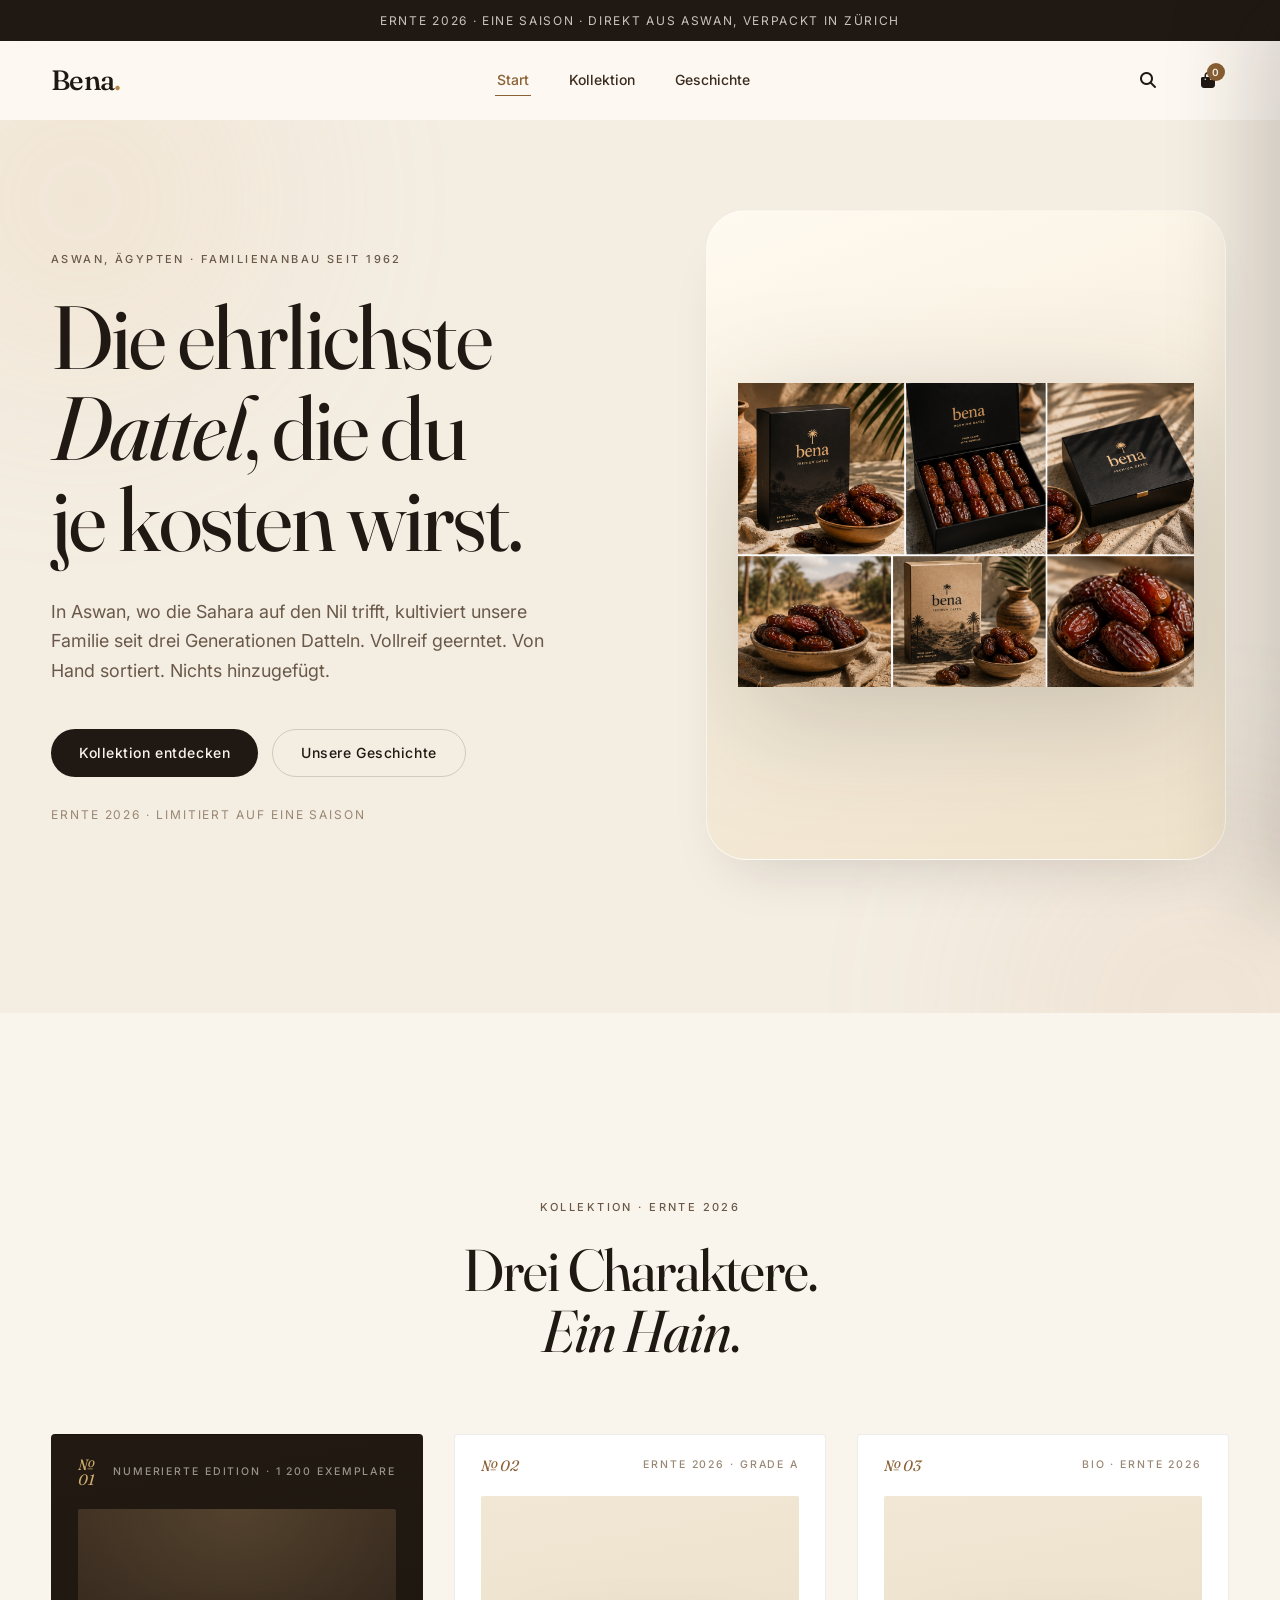
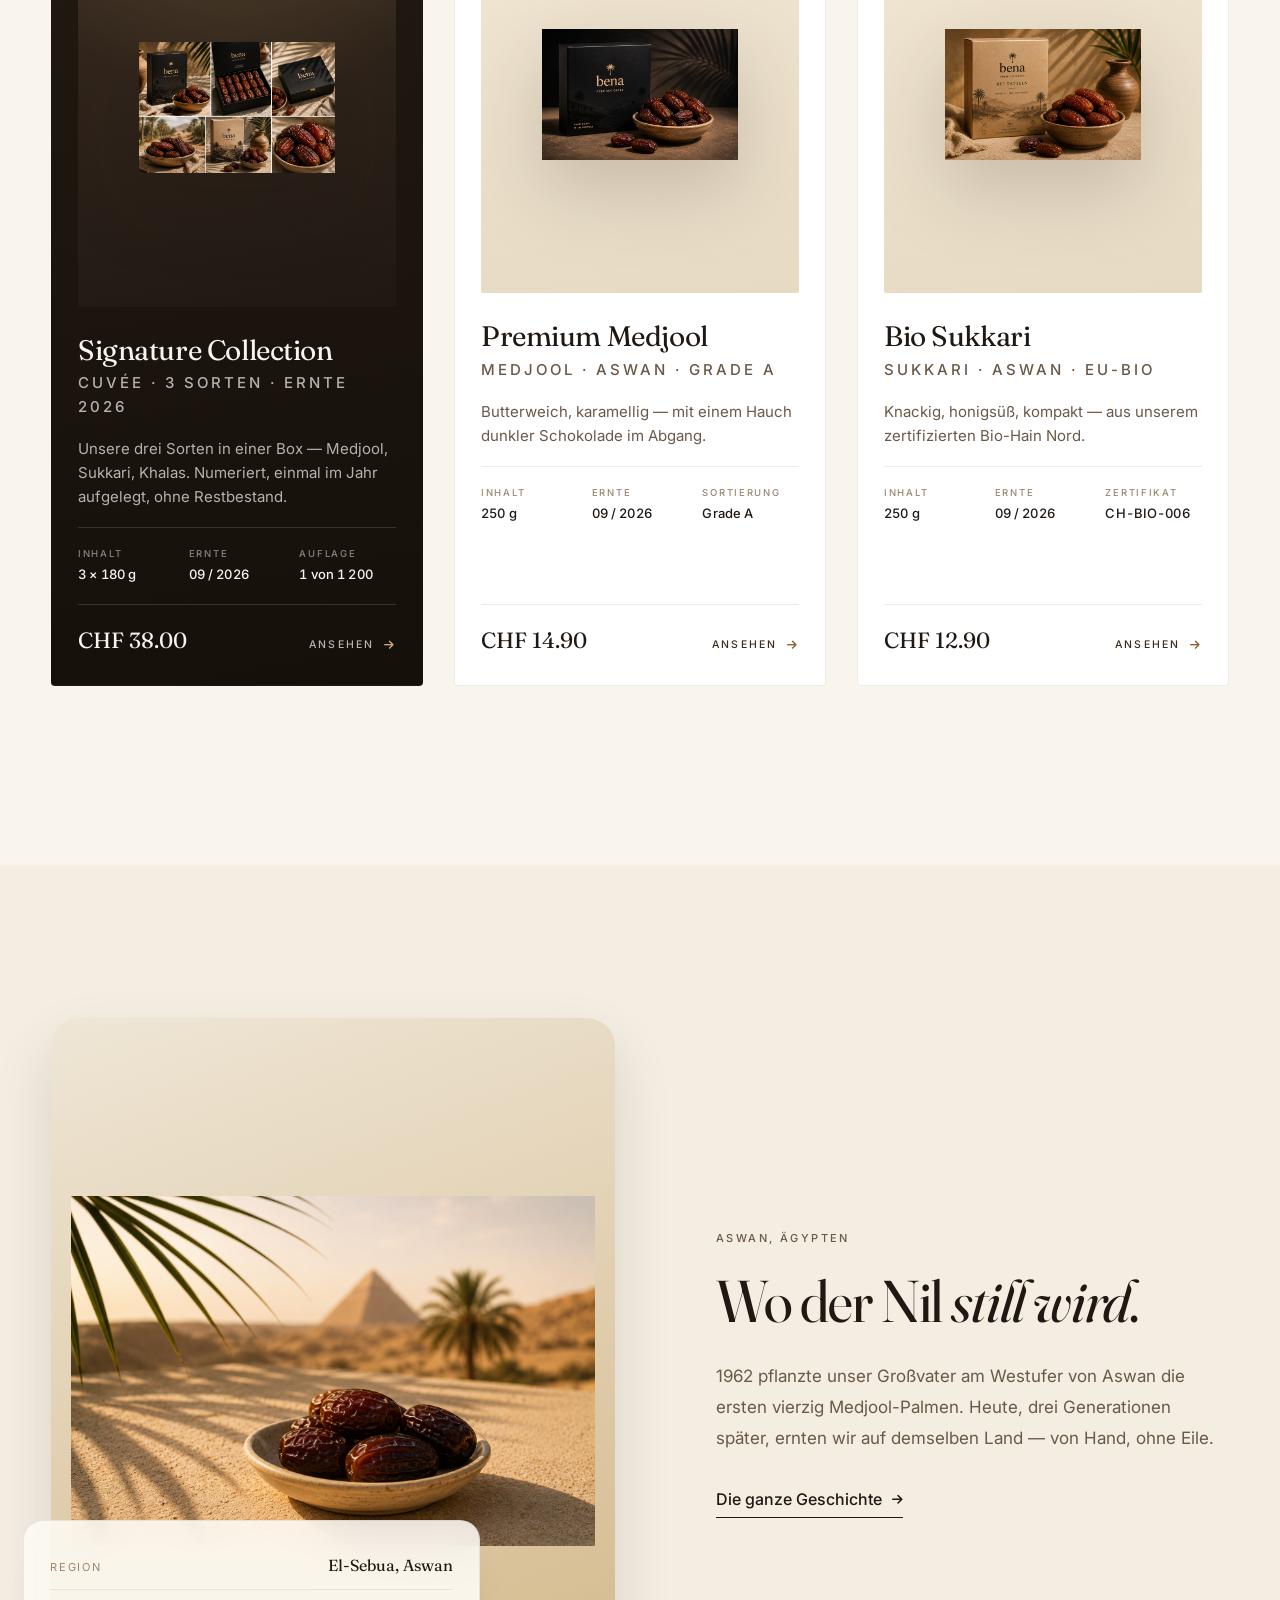
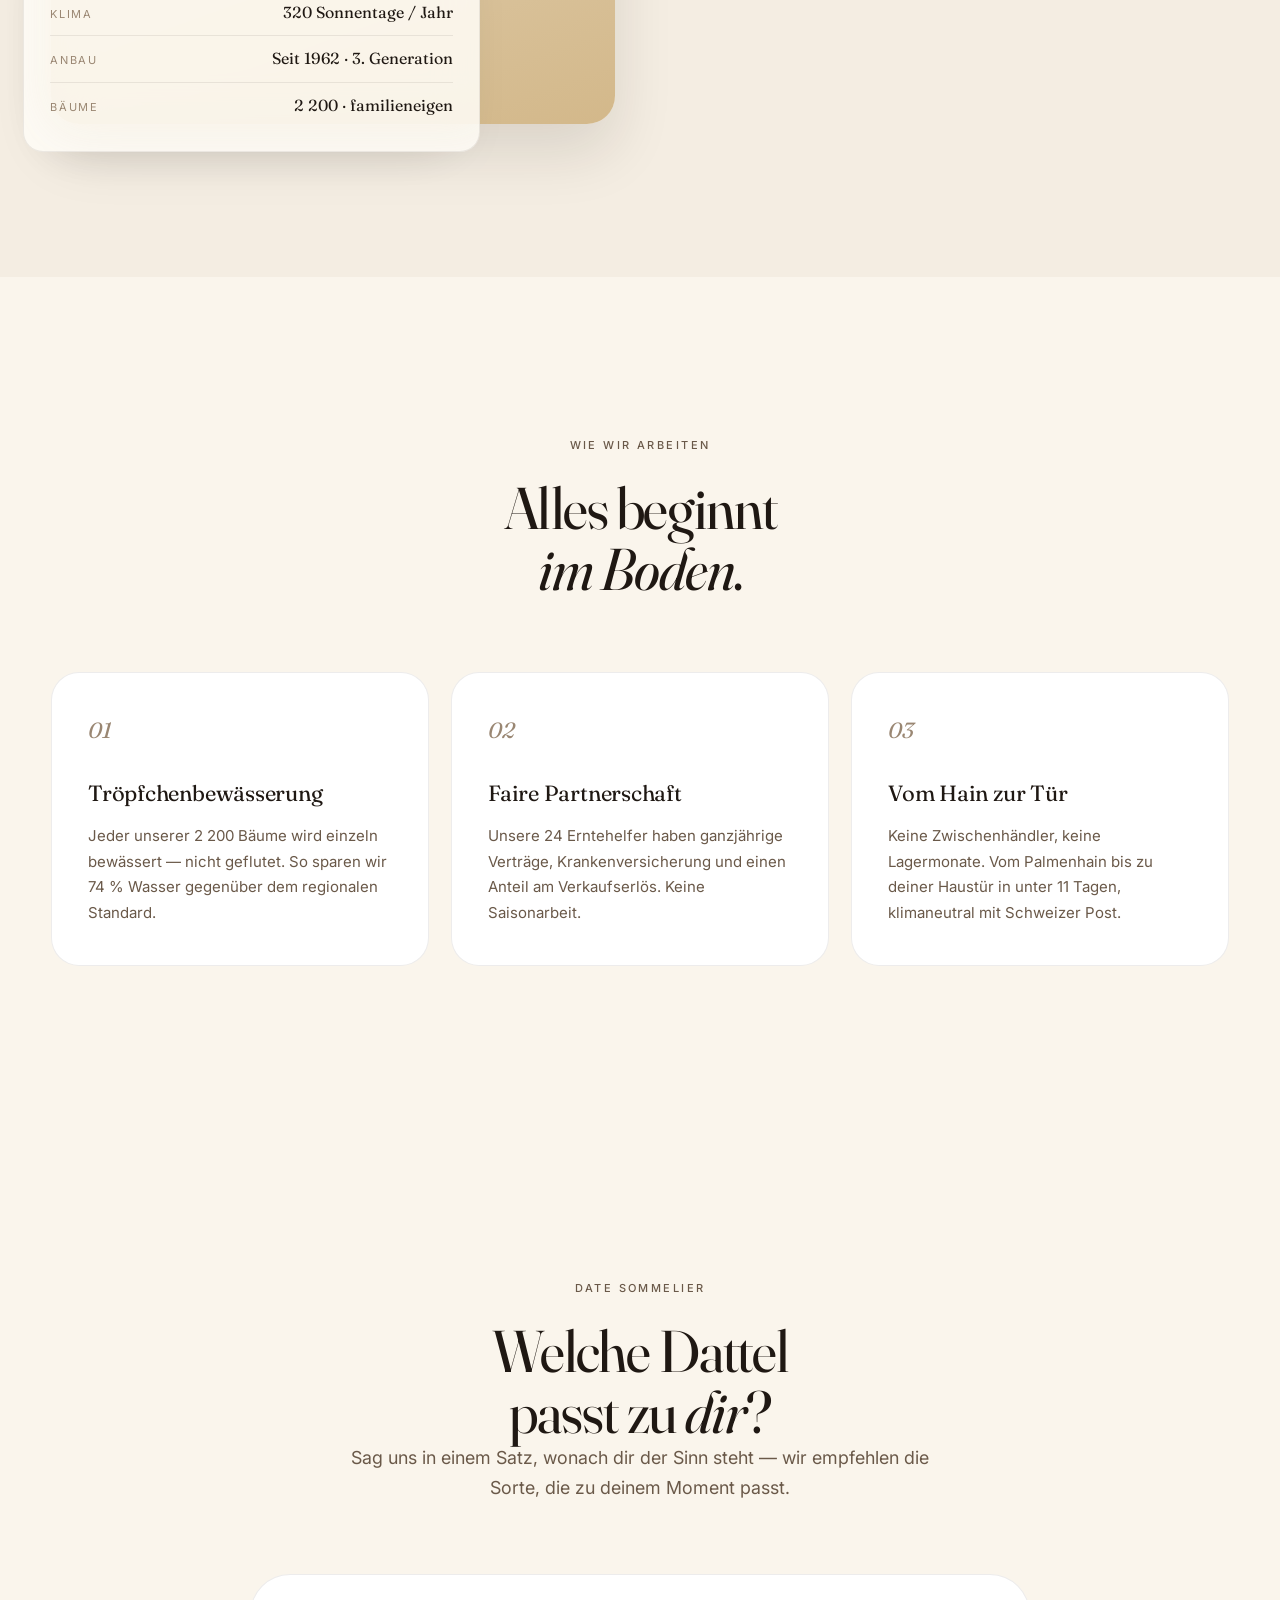
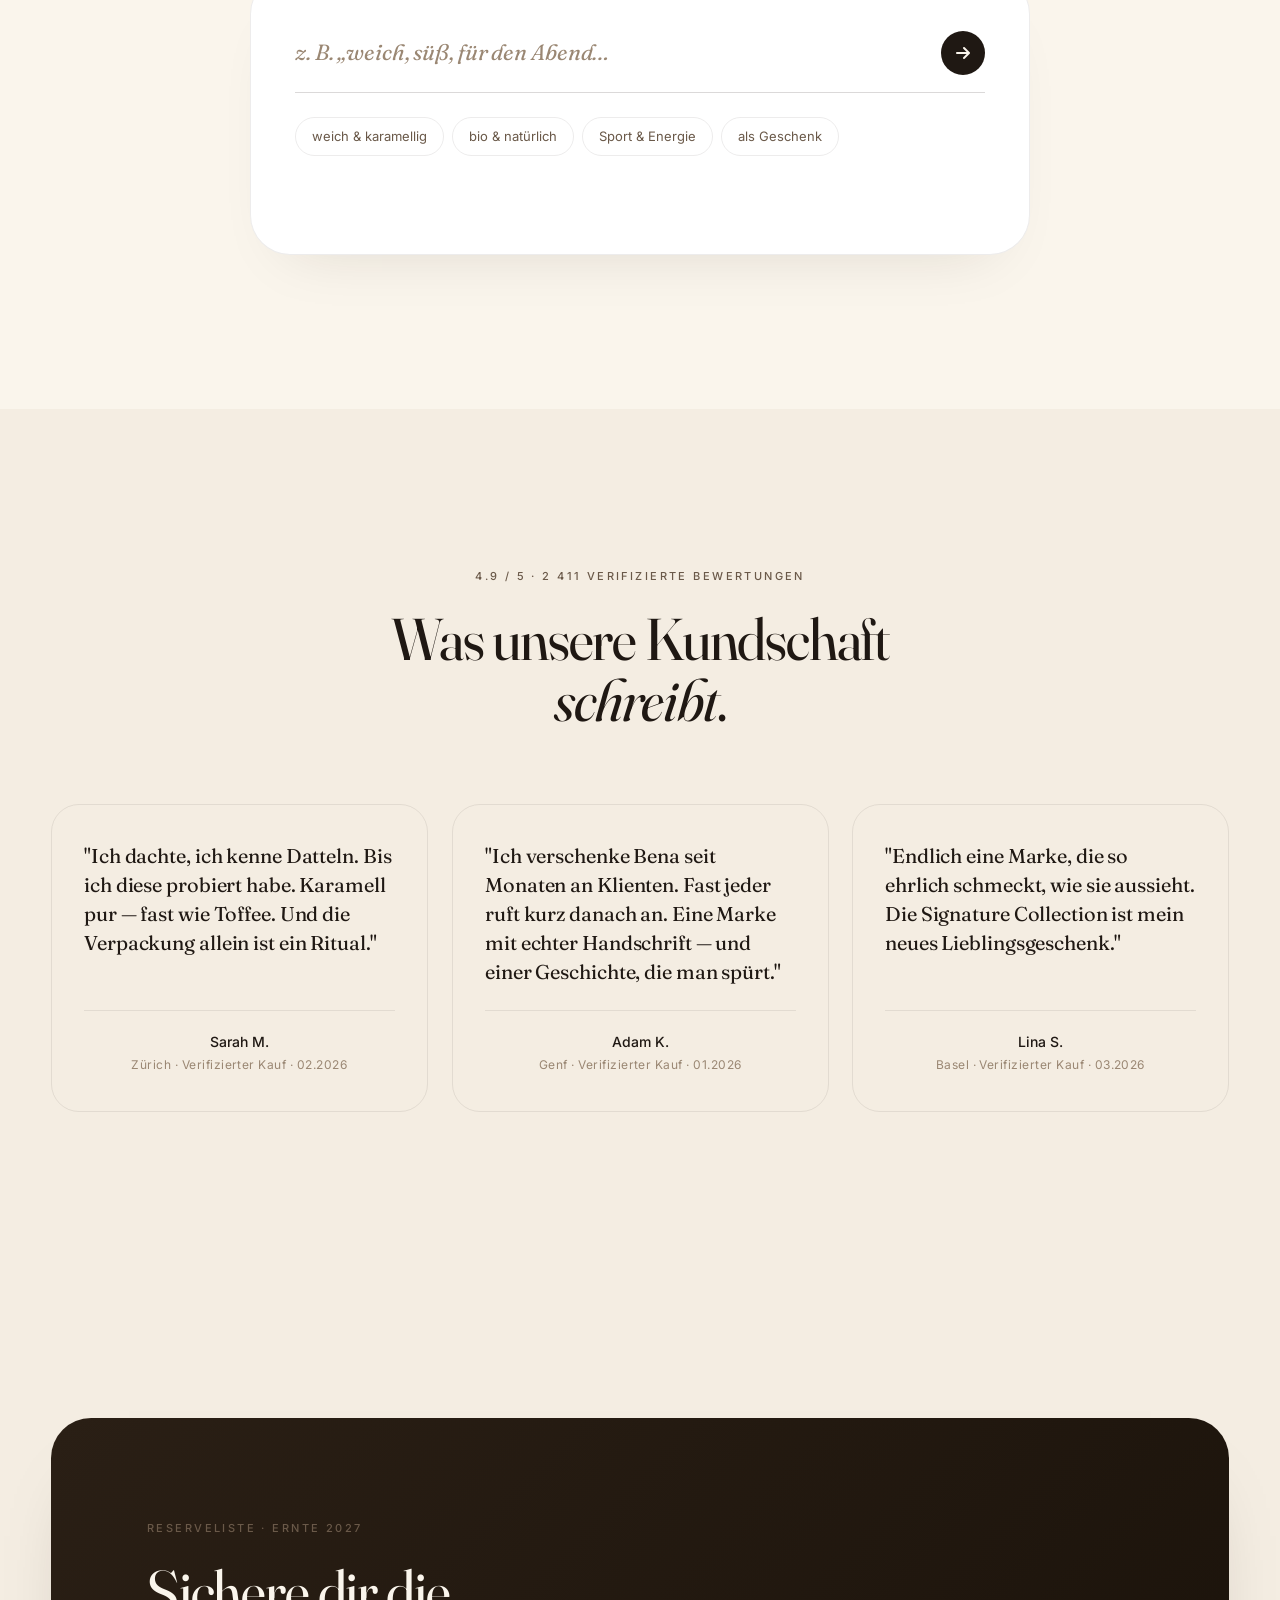
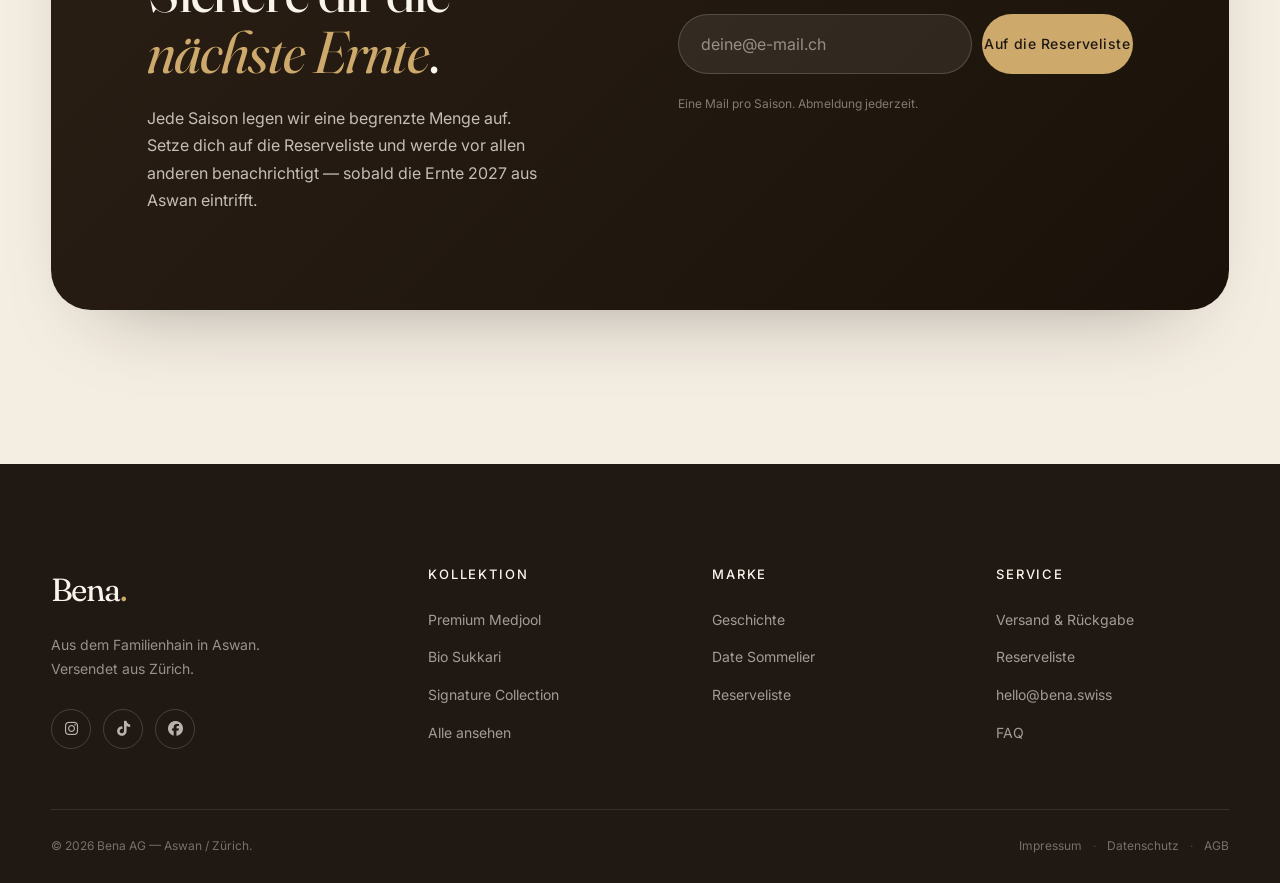
<file: index.html>
<!DOCTYPE html>
<html lang="de">

<head>
    <meta charset="UTF-8">
    <meta name="viewport" content="width=device-width, initial-scale=1.0">
    <meta name="theme-color" content="#f6f1ea">
    <title>Bena — Premium Datteln aus Aswan, Ägypten</title>
    <meta name="description"
        content="Bena. Handverlesene Datteln aus dem Familienhain in Aswan. Seit 1962, drei Generationen, direkt nach Zürich.">

    <link rel="preconnect" href="https://fonts.googleapis.com">
    <link rel="preconnect" href="https://fonts.gstatic.com" crossorigin>
    <link
        href="https://fonts.googleapis.com/css2?family=Fraunces:opsz,wght@9..144,300;9..144,400;9..144,500;9..144,600&family=Inter:wght@300;400;500;600;700&display=swap"
        rel="stylesheet">

    <link rel="stylesheet" href="style.css">
    <link rel="stylesheet" href="https://cdnjs.cloudflare.com/ajax/libs/font-awesome/6.5.1/css/all.min.css">
</head>

<body>

    <!-- ANNOUNCEMENT BAR -->
    <div class="announcement" role="region" aria-label="Ankündigung">
        <div class="announcement__inner">
            <span class="announcement__item">
                Ernte 2026 · Eine Saison · Direkt aus Aswan, verpackt in Zürich
            </span>
        </div>
    </div>

    <header id="site-header" class="site-header"></header>

    <main>

        <!-- HERO -->
        <section class="hero" aria-labelledby="hero-title">
            <div class="hero__bg" aria-hidden="true">
                <div class="hero__orb hero__orb--1"></div>
                <div class="hero__orb hero__orb--2"></div>
            </div>

            <div class="hero__inner">
                <div class="hero__copy reveal">
                    <span class="eyebrow">
                        Aswan, Ägypten · Familienanbau seit 1962
                    </span>

                    <h1 id="hero-title" class="display">
                        Die ehrlichste<br>
                        <em>Dattel</em>, die du<br>
                        je kosten wirst.
                    </h1>

                    <p class="lede">
                        In Aswan, wo die Sahara auf den Nil trifft, kultiviert
                        unsere Familie seit drei Generationen Datteln. Vollreif
                        geerntet. Von Hand sortiert. Nichts hinzugefügt.
                    </p>

                    <div class="hero__ctas">
                        <a href="#products" class="btn btn--primary">
                            <span>Kollektion entdecken</span>
                        </a>
                        <a href="about.html" class="btn btn--ghost">
                            Unsere Geschichte
                        </a>
                    </div>

                    <p class="hero__note">
                        Ernte 2026 · Limitiert auf eine Saison
                    </p>
                </div>

                <div class="hero__visual reveal" data-reveal-delay="120">
                    <div class="hero__card">
                        <img src="images/Produktbild 4.png"
                            alt="Bena Premium Datteln in eleganter Verpackung"
                            loading="eager">
                    </div>
                </div>
            </div>
        </section>

        <!-- PRODUCT SHOWCASE -->
        <section id="products" class="showcase" aria-labelledby="showcase-title">
            <header class="section-head reveal">
                <span class="eyebrow">Kollektion · Ernte 2026</span>
                <h2 id="showcase-title" class="display display--sm">
                    Drei Charaktere.<br>
                    <em>Ein Hain</em>.
                </h2>
            </header>

            <div class="showcase__grid" data-showcase-grid></div>
        </section>

        <!-- BRAND STORY -->
        <section id="story" class="story" aria-labelledby="story-title">
            <div class="story__inner">
                <div class="story__visual reveal">
                    <div class="story__image">
                        <img src="images/Produktbild 8.png" alt="Palmenhain in Aswan, Ägypten">
                    </div>
                    <div class="story__plate">
                        <div class="story__plate-row">
                            <span class="story__plate-key">Region</span>
                            <span class="story__plate-val">El-Sebua, Aswan</span>
                        </div>
                        <div class="story__plate-row">
                            <span class="story__plate-key">Klima</span>
                            <span class="story__plate-val">320 Sonnentage / Jahr</span>
                        </div>
                        <div class="story__plate-row">
                            <span class="story__plate-key">Anbau</span>
                            <span class="story__plate-val">Seit 1962 · 3. Generation</span>
                        </div>
                        <div class="story__plate-row">
                            <span class="story__plate-key">Bäume</span>
                            <span class="story__plate-val">2 200 · familieneigen</span>
                        </div>
                    </div>
                </div>

                <div class="story__copy reveal" data-reveal-delay="120">
                    <span class="eyebrow">Aswan, Ägypten</span>
                    <h2 id="story-title" class="display display--sm">
                        Wo der Nil <em>still wird</em>.
                    </h2>
                    <p>
                        1962 pflanzte unser Großvater am Westufer von Aswan die
                        ersten vierzig Medjool-Palmen. Heute, drei Generationen
                        später, ernten wir auf demselben Land — von Hand,
                        ohne Eile.
                    </p>

                    <a href="about.html" class="link-arrow">
                        Die ganze Geschichte
                        <i class="fa-solid fa-arrow-right"></i>
                    </a>
                </div>
            </div>
        </section>

        <!-- SUSTAINABILITY -->
        <section class="sustain" aria-labelledby="sustain-title">
            <header class="section-head reveal">
                <span class="eyebrow">Wie wir arbeiten</span>
                <h2 id="sustain-title" class="display display--sm">
                    Alles beginnt<br>
                    <em>im Boden</em>.
                </h2>
            </header>

            <div class="sustain__grid">
                <article class="sustain__card reveal" data-reveal-delay="0">
                    <div class="sustain__num">01</div>
                    <h3>Tröpfchenbewässerung</h3>
                    <p>
                        Jeder unserer 2 200 Bäume wird einzeln bewässert —
                        nicht geflutet. So sparen wir 74 % Wasser gegenüber
                        dem regionalen Standard.
                    </p>
                </article>

                <article class="sustain__card reveal" data-reveal-delay="80">
                    <div class="sustain__num">02</div>
                    <h3>Faire Partnerschaft</h3>
                    <p>
                        Unsere 24 Erntehelfer haben ganzjährige Verträge,
                        Krankenversicherung und einen Anteil am
                        Verkaufserlös. Keine Saisonarbeit.
                    </p>
                </article>

                <article class="sustain__card reveal" data-reveal-delay="160">
                    <div class="sustain__num">03</div>
                    <h3>Vom Hain zur Tür</h3>
                    <p>
                        Keine Zwischenhändler, keine Lagermonate. Vom
                        Palmenhain bis zu deiner Haustür in unter 11 Tagen,
                        klimaneutral mit Schweizer Post.
                    </p>
                </article>
            </div>
        </section>

        <!-- DATE SOMMELIER -->
        <section id="sommelier" class="sommelier" aria-labelledby="sommelier-title">
            <div class="sommelier__inner">
                <header class="section-head section-head--center reveal">
                    <span class="eyebrow">Date Sommelier</span>
                    <h2 id="sommelier-title" class="display display--sm">
                        Welche Dattel<br>
                        passt zu <em>dir</em>?
                    </h2>
                    <p class="lede lede--center">
                        Sag uns in einem Satz, wonach dir der Sinn steht —
                        wir empfehlen die Sorte, die zu deinem Moment passt.
                    </p>
                </header>

                <div class="sommelier__panel reveal" data-reveal-delay="120">
                    <form class="sommelier__form" id="ai-finder-form" novalidate>
                        <label for="taste-input" class="visually-hidden">
                            Beschreibe deinen Geschmack
                        </label>
                        <div class="sommelier__field">
                            <input
                                type="text"
                                id="taste-input"
                                name="taste"
                                placeholder="z. B. „weich, süß, für den Abend…"
                                autocomplete="off">
                            <button type="submit" class="sommelier__submit" aria-label="Empfehlung erhalten">
                                <i class="fa-solid fa-arrow-right"></i>
                            </button>
                        </div>

                        <div class="sommelier__chips" id="ai-finder-chips">
                            <button type="button" data-chip="weich karamellig luxus">weich &amp; karamellig</button>
                            <button type="button" data-chip="bio natürlich">bio &amp; natürlich</button>
                            <button type="button" data-chip="sport fitness energie">Sport &amp; Energie</button>
                            <button type="button" data-chip="geschenk feinschmecker luxus">als Geschenk</button>
                        </div>
                    </form>

                    <p class="sommelier__status" id="ai-finder-status" aria-live="polite"></p>
                    <div class="sommelier__result" id="ai-finder-result" aria-live="polite"></div>
                </div>
            </div>
        </section>

        <!-- REVIEWS -->
        <section class="reviews" aria-labelledby="reviews-title">
            <header class="section-head reveal">
                <span class="eyebrow">4.9 / 5 · 2 411 verifizierte Bewertungen</span>
                <h2 id="reviews-title" class="display display--sm">
                    Was unsere Kundschaft<br>
                    <em>schreibt</em>.
                </h2>
            </header>

            <div class="reviews__grid">
                <figure class="review reveal" data-reveal-delay="0">
                    <blockquote>
                        "Ich dachte, ich kenne Datteln. Bis ich diese
                        probiert habe. Karamell pur — fast wie Toffee. Und
                        die Verpackung allein ist ein Ritual."
                    </blockquote>
                    <figcaption>
                        <strong>Sarah M.</strong>
                        <small>Zürich · Verifizierter Kauf · 02.2026</small>
                    </figcaption>
                </figure>

                <figure class="review reveal" data-reveal-delay="80">
                    <blockquote>
                        "Ich verschenke Bena seit Monaten an Klienten. Fast
                        jeder ruft kurz danach an. Eine Marke mit echter
                        Handschrift — und einer Geschichte, die man spürt."
                    </blockquote>
                    <figcaption>
                        <strong>Adam K.</strong>
                        <small>Genf · Verifizierter Kauf · 01.2026</small>
                    </figcaption>
                </figure>

                <figure class="review reveal" data-reveal-delay="160">
                    <blockquote>
                        "Endlich eine Marke, die so ehrlich schmeckt, wie
                        sie aussieht. Die Signature Collection ist mein
                        neues Lieblingsgeschenk."
                    </blockquote>
                    <figcaption>
                        <strong>Lina S.</strong>
                        <small>Basel · Verifizierter Kauf · 03.2026</small>
                    </figcaption>
                </figure>
            </div>
        </section>

        <!-- HARVEST RESERVE LIST -->
        <section class="newsletter" aria-labelledby="newsletter-title">
            <div class="newsletter__card reveal">
                <div class="newsletter__copy">
                    <span class="eyebrow eyebrow--light">Reserveliste · Ernte 2027</span>
                    <h2 id="newsletter-title" class="display display--sm">
                        Sichere dir die<br>
                        <em>nächste Ernte</em>.
                    </h2>
                    <p>
                        Jede Saison legen wir eine begrenzte Menge auf. Setze
                        dich auf die Reserveliste und werde vor allen anderen
                        benachrichtigt — sobald die Ernte 2027 aus Aswan
                        eintrifft.
                    </p>
                </div>

                <form class="newsletter__form" id="newsletter-form" novalidate>
                    <label for="newsletter-email" class="visually-hidden">E-Mail-Adresse</label>
                    <input
                        type="email"
                        id="newsletter-email"
                        name="email"
                        placeholder="deine@e-mail.ch"
                        required>
                    <button type="submit" class="btn btn--primary">
                        <span>Auf die Reserveliste</span>
                    </button>
                    <p class="newsletter__legal">
                        Eine Mail pro Saison. Abmeldung jederzeit.
                    </p>
                </form>
            </div>
        </section>

    </main>

    <!-- FOOTER -->
    <footer class="footer">
        <div class="footer__inner">
            <div class="footer__brand">
                <a href="index.html" class="footer__logo">Bena<span>.</span></a>
                <p>
                    Aus dem Familienhain in Aswan.<br>
                    Versendet aus Zürich.
                </p>
                <div class="footer__socials">
                    <a href="https://instagram.com/bena.swiss" target="_blank" rel="noopener noreferrer"
                        aria-label="Instagram">
                        <i class="fa-brands fa-instagram"></i>
                    </a>
                    <a href="https://tiktok.com" target="_blank" rel="noopener noreferrer" aria-label="TikTok">
                        <i class="fa-brands fa-tiktok"></i>
                    </a>
                    <a href="https://facebook.com" target="_blank" rel="noopener noreferrer" aria-label="Facebook">
                        <i class="fa-brands fa-facebook"></i>
                    </a>
                </div>
            </div>

            <div class="footer__col">
                <h4>Kollektion</h4>
                <ul>
                    <li><a href="product-premium.html">Premium Medjool</a></li>
                    <li><a href="product-bio.html">Bio Sukkari</a></li>
                    <li><a href="product-premium.html">Signature Collection</a></li>
                    <li><a href="index.html#products">Alle ansehen</a></li>
                </ul>
            </div>

            <div class="footer__col">
                <h4>Marke</h4>
                <ul>
                    <li><a href="about.html">Geschichte</a></li>
                    <li><a href="index.html#sommelier">Date Sommelier</a></li>
                    <li><a href="newsletter.html">Reserveliste</a></li>
                </ul>
            </div>

            <div class="footer__col">
                <h4>Service</h4>
                <ul>
                    <li><a href="shipping.html">Versand &amp; Rückgabe</a></li>
                    <li><a href="newsletter.html">Reserveliste</a></li>
                    <li><a href="mailto:hello@bena.swiss">hello@bena.swiss</a></li>
                    <li><a href="#">FAQ</a></li>
                </ul>
            </div>
        </div>

        <div class="footer__base">
            <p>© 2026 Bena AG — Aswan / Zürich.</p>
            <p>
                <a href="#">Impressum</a>
                <span aria-hidden="true">·</span>
                <a href="#">Datenschutz</a>
                <span aria-hidden="true">·</span>
                <a href="#">AGB</a>
            </p>
        </div>
    </footer>

    <!-- CART SIDEBAR -->
    <aside class="cart" id="cart-sidebar" aria-label="Warenkorb" aria-hidden="true">
        <header class="cart__head">
            <h2>Warenkorb</h2>
            <button type="button" class="cart__close" onclick="closeCart()" aria-label="Warenkorb schließen">
                <i class="fa-solid fa-xmark"></i>
            </button>
        </header>

        <div class="cart__body">
            <div class="cart__empty" id="cart-empty">
                <i class="fa-solid fa-basket-shopping"></i>
                <p>Dein Warenkorb ist noch leer.</p>
                <a href="#products" class="btn btn--ghost" onclick="closeCart()">Kollektion entdecken</a>
            </div>
            <ul class="cart__items" id="cart-items"></ul>
        </div>

        <footer class="cart__foot" id="cart-foot" hidden>
            <div class="cart__total">
                <span>Zwischensumme</span>
                <strong id="cart-total">CHF 0.00</strong>
            </div>
            <button class="btn btn--primary btn--full">Zur Kasse</button>
            <p class="cart__hint">Versand &amp; Steuern werden im Checkout berechnet.</p>
        </footer>
    </aside>

    <div class="cart-overlay" id="cart-overlay" onclick="closeCart()" hidden></div>

    <script src="script.js" defer></script>
</body>

</html>
</file>
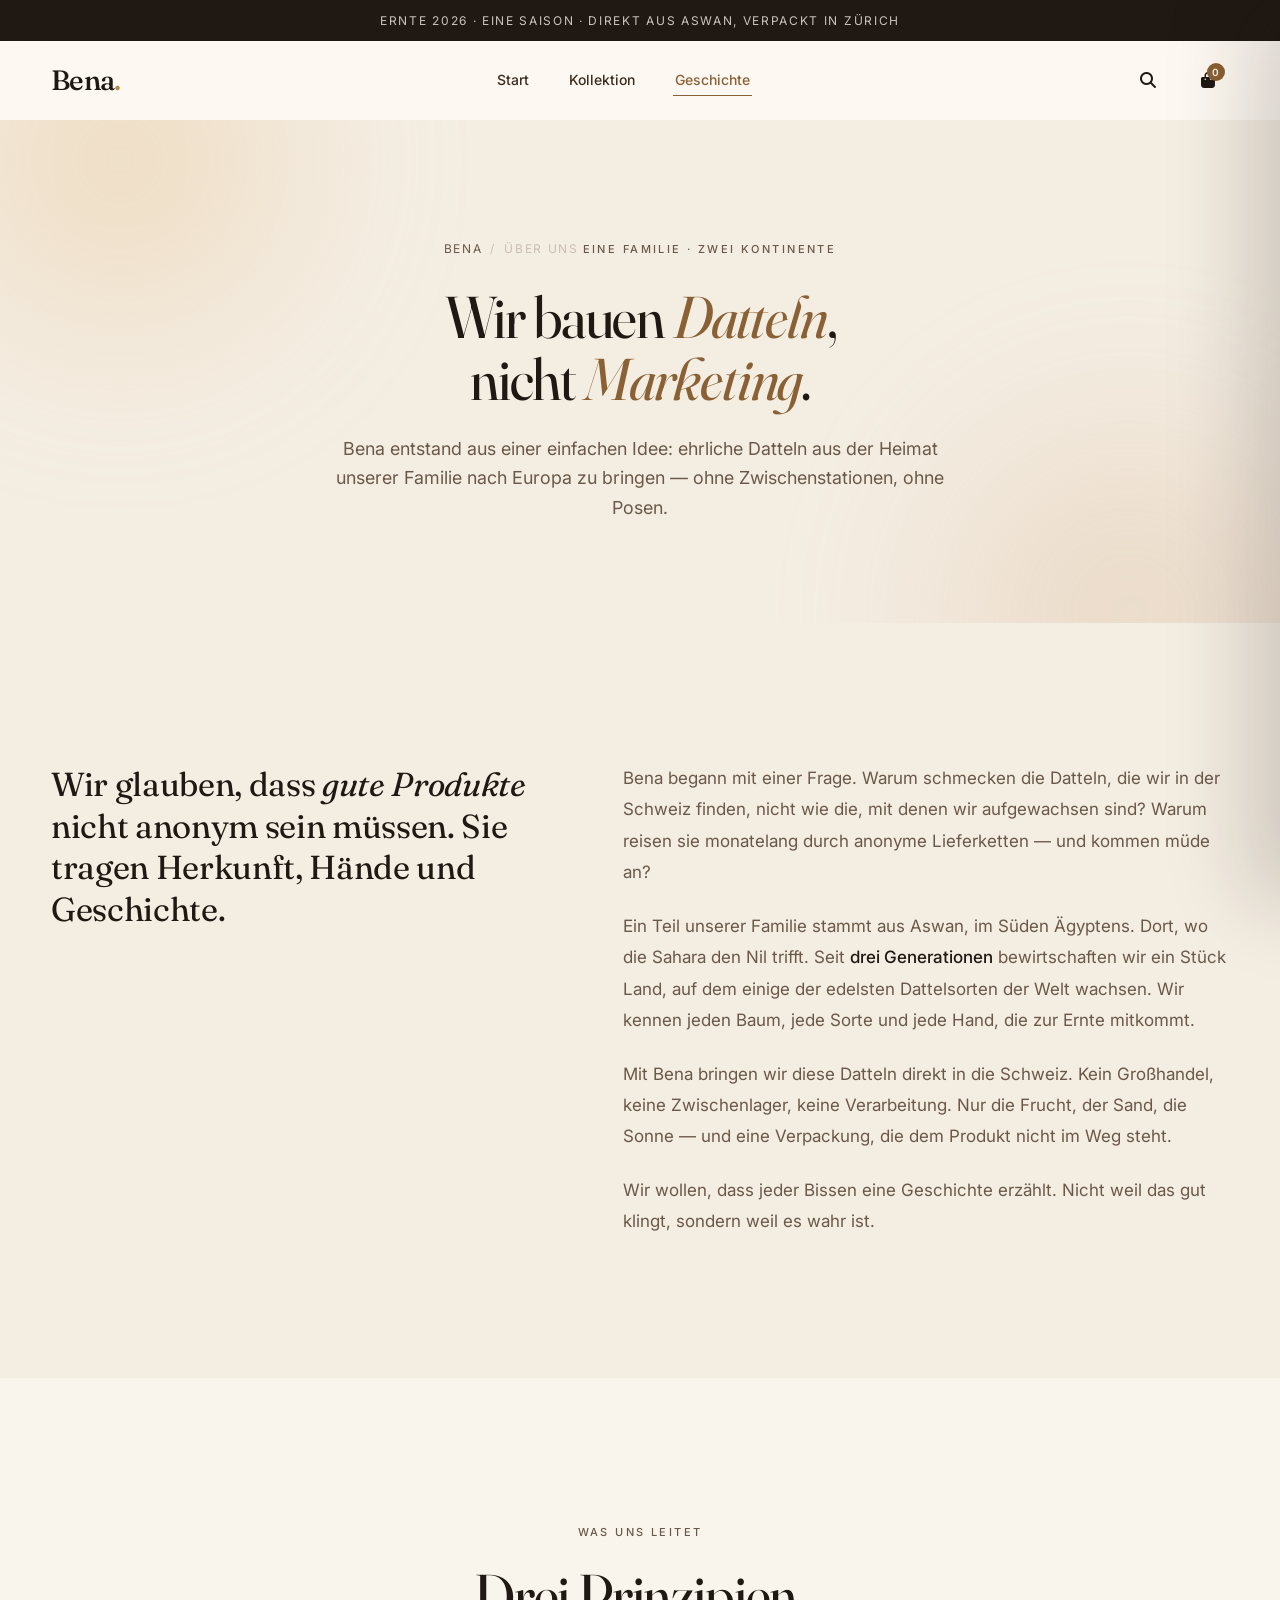
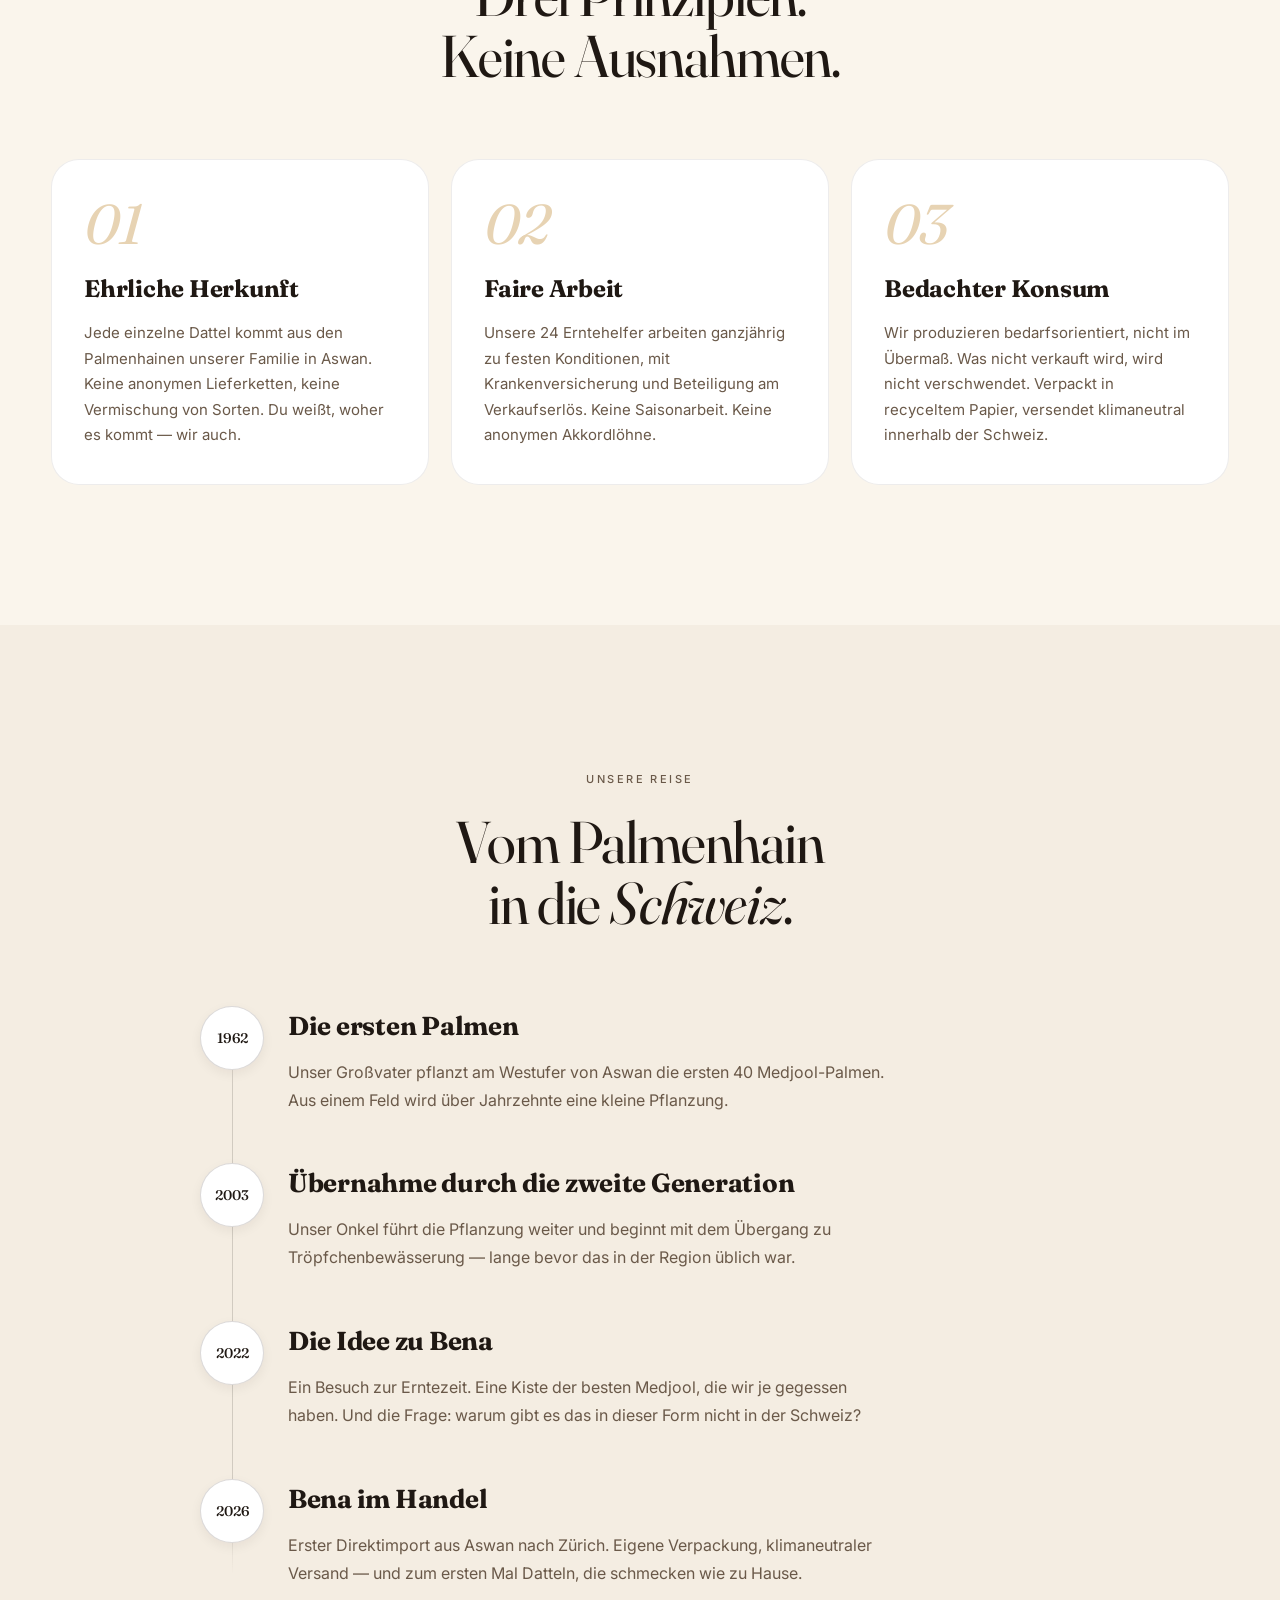
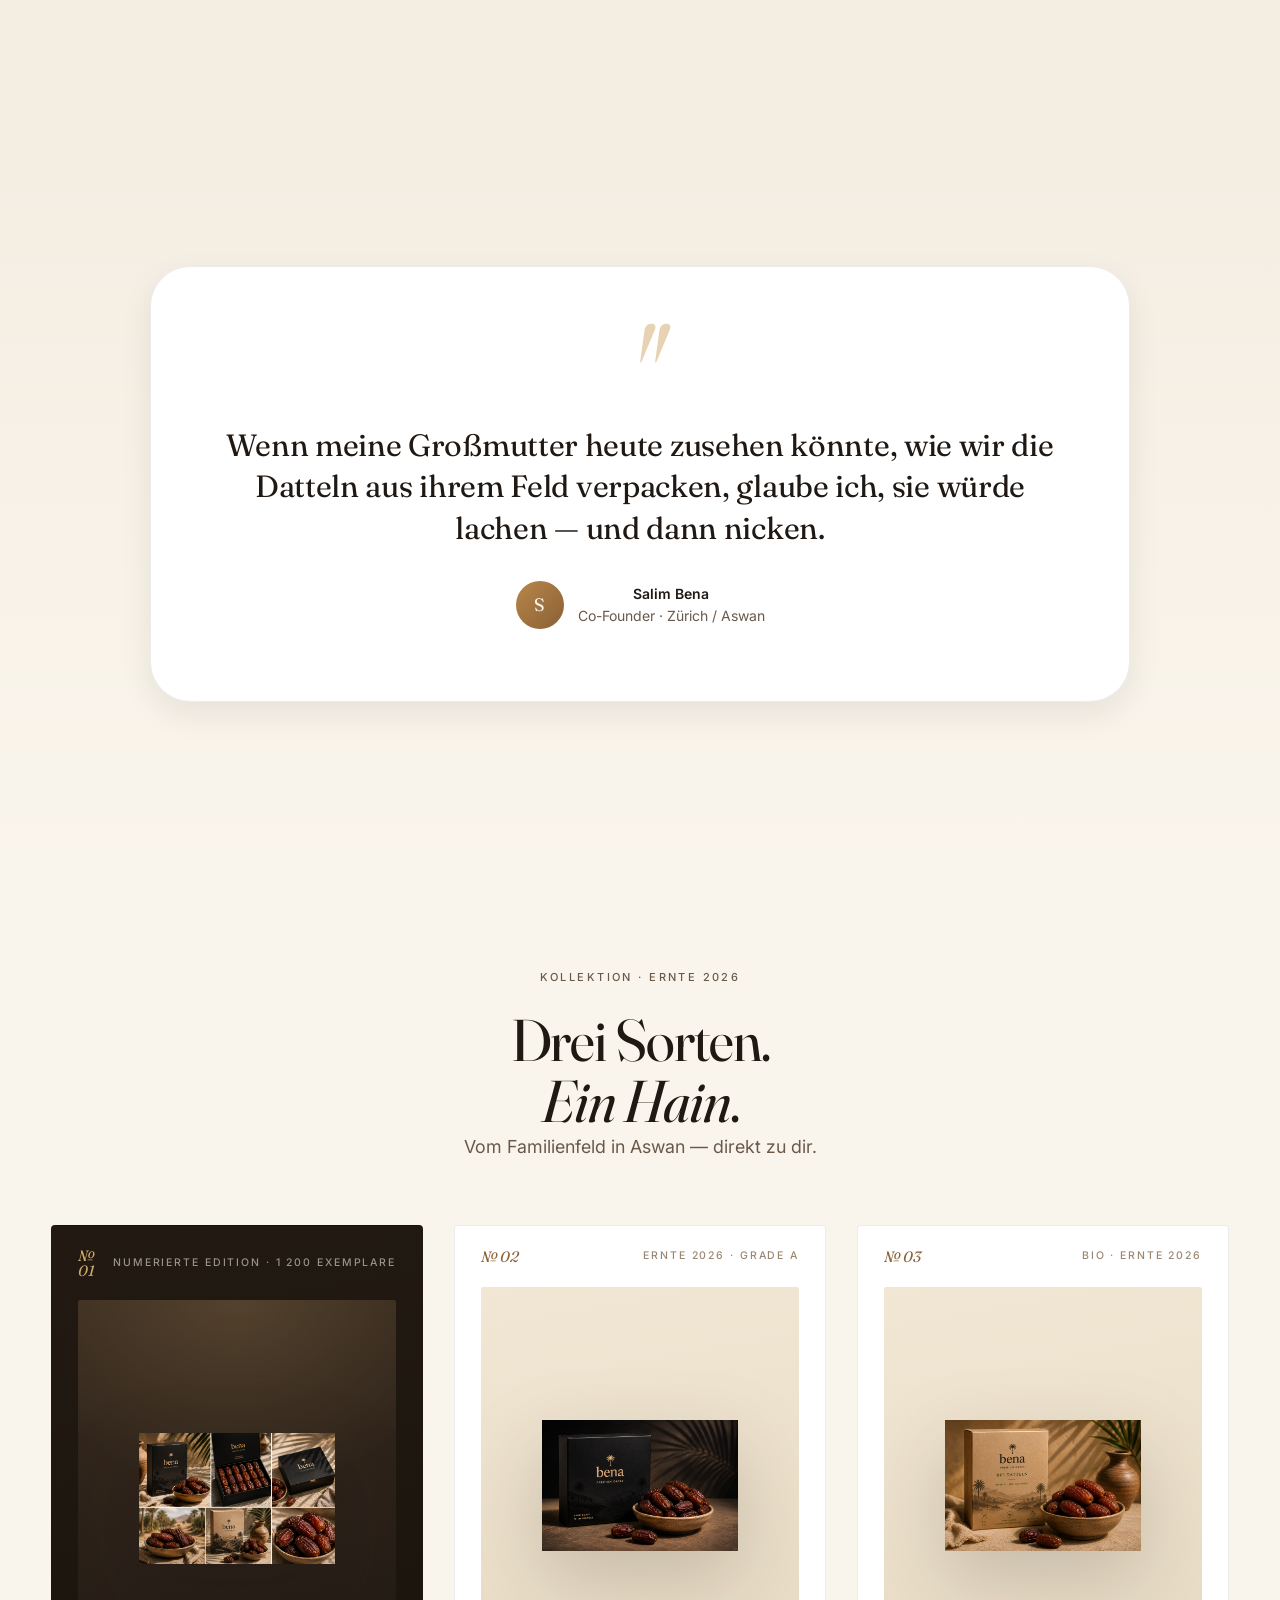
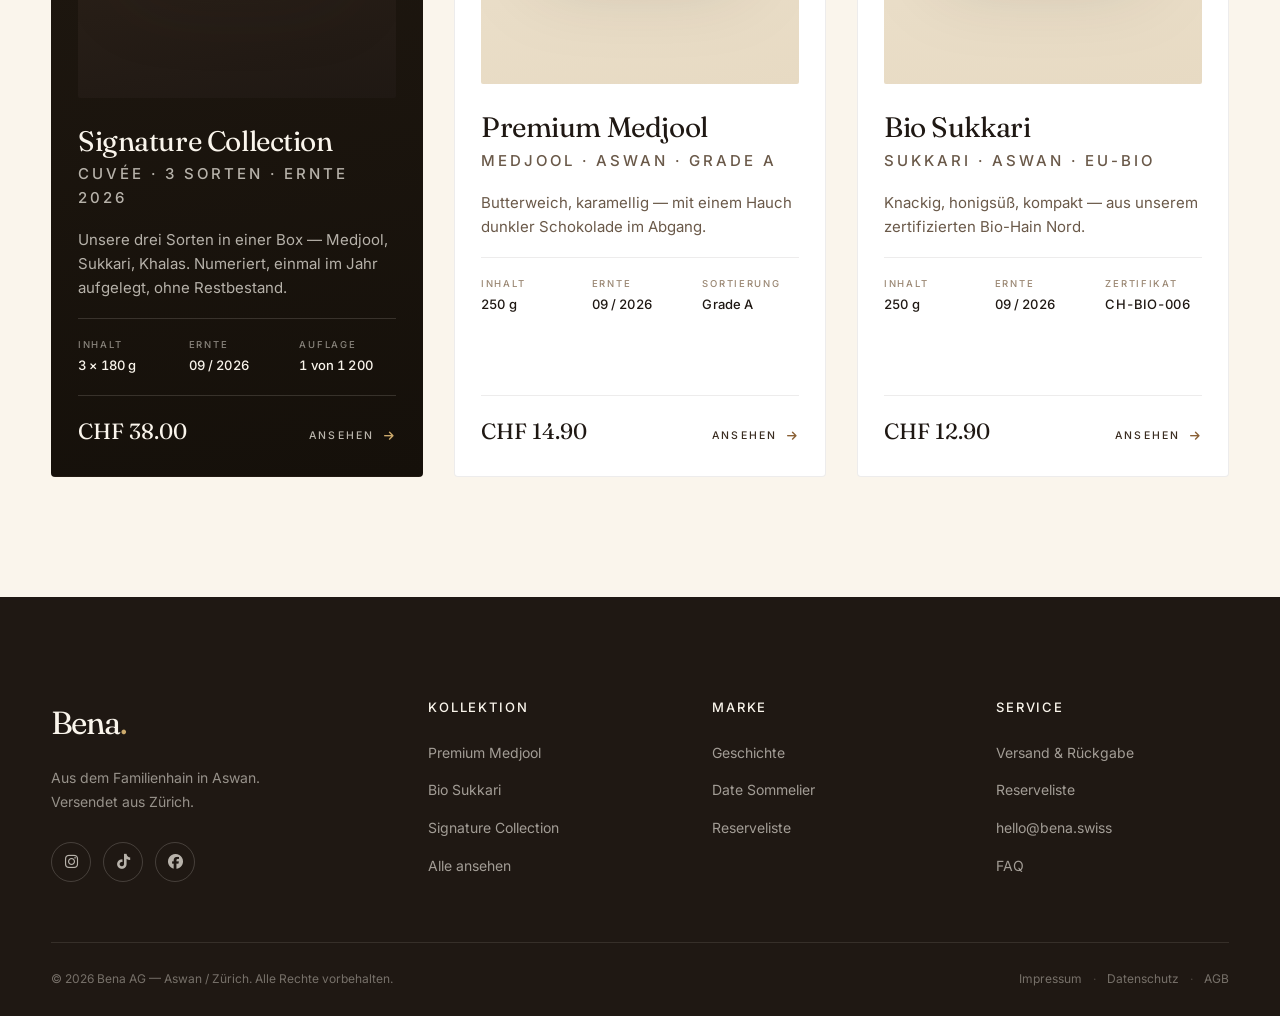
<file: about.html>
<!DOCTYPE html>
<html lang="de">

<head>
    <meta charset="UTF-8">
    <meta name="viewport" content="width=device-width, initial-scale=1.0">
    <meta name="theme-color" content="#f6f1ea">
    <title>Über uns — Bena Premium Datteln aus Aswan</title>
    <meta name="description"
        content="Die Geschichte hinter Bena. Drei Generationen Dattelanbau in Aswan — und warum wir die Frucht direkt in die Schweiz bringen.">

    <link rel="preconnect" href="https://fonts.googleapis.com">
    <link rel="preconnect" href="https://fonts.gstatic.com" crossorigin>
    <link
        href="https://fonts.googleapis.com/css2?family=Fraunces:opsz,wght@9..144,300;9..144,400;9..144,500;9..144,600&family=Inter:wght@300;400;500;600;700&display=swap"
        rel="stylesheet">

    <link rel="stylesheet" href="style.css">
    <link rel="stylesheet" href="https://cdnjs.cloudflare.com/ajax/libs/font-awesome/6.5.1/css/all.min.css">
</head>

<body>

    <!-- ANNOUNCEMENT BAR -->
    <div class="announcement" role="region" aria-label="Ankündigung">
        <div class="announcement__inner">
            <span class="announcement__item">
                Ernte 2026 · Eine Saison · Direkt aus Aswan, verpackt in Zürich
            </span>
        </div>
    </div>

    <header id="site-header" class="site-header"></header>

    <main>

        <!-- PAGE HERO -->
        <section class="page-hero">
            <div class="page-hero__bg" aria-hidden="true"></div>

            <div class="page-hero__inner reveal">
                <div class="breadcrumb">
                    <a href="index.html">Bena</a>
                    <span aria-hidden="true">/</span>
                    <span>Über uns</span>
                </div>

                <span class="eyebrow">
                    <span class="eyebrow__dot" aria-hidden="true"></span>
                    Eine Familie · zwei Kontinente
                </span>

                <h1 class="display display--sm">
                    Wir bauen <em>Datteln</em>,<br>
                    nicht <em>Marketing</em>.
                </h1>

                <p class="page-hero__lede">
                    Bena entstand aus einer einfachen Idee: ehrliche Datteln aus
                    der Heimat unserer Familie nach Europa zu bringen — ohne
                    Zwischenstationen, ohne Posen.
                </p>
            </div>
        </section>

        <!-- MANIFESTO -->
        <section class="manifesto">
            <div class="manifesto__inner">
                <p class="manifesto__lede reveal">
                    Wir glauben, dass <em>gute Produkte</em>
                    nicht anonym sein müssen. Sie tragen Herkunft,
                    Hände und Geschichte.
                </p>

                <div class="manifesto__body reveal" data-reveal-delay="120">
                    <p>
                        Bena begann mit einer Frage. Warum schmecken die Datteln,
                        die wir in der Schweiz finden, nicht wie die, mit denen
                        wir aufgewachsen sind? Warum reisen sie monatelang durch
                        anonyme Lieferketten — und kommen müde an?
                    </p>
                    <p>
                        Ein Teil unserer Familie stammt aus Aswan, im Süden
                        Ägyptens. Dort, wo die Sahara den Nil trifft. Seit
                        <strong>drei Generationen</strong> bewirtschaften wir
                        ein Stück Land, auf dem einige der edelsten Dattelsorten
                        der Welt wachsen. Wir kennen jeden Baum, jede Sorte und
                        jede Hand, die zur Ernte mitkommt.
                    </p>
                    <p>
                        Mit Bena bringen wir diese Datteln direkt in die
                        Schweiz. Kein Großhandel, keine Zwischenlager, keine
                        Verarbeitung. Nur die Frucht, der Sand, die Sonne — und
                        eine Verpackung, die dem Produkt nicht im Weg steht.
                    </p>
                    <p>
                        Wir wollen, dass jeder Bissen eine Geschichte erzählt.
                        Nicht weil das gut klingt, sondern weil es wahr ist.
                    </p>
                </div>
            </div>
        </section>

        <!-- VALUES -->
        <section class="values" aria-labelledby="values-title">
            <header class="section-head reveal">
                <span class="eyebrow">Was uns leitet</span>
                <h2 id="values-title" class="display display--sm">
                    Drei Prinzipien.<br>
                    Keine Ausnahmen.
                </h2>
            </header>

            <div class="values__grid">
                <article class="value reveal" data-reveal-delay="0">
                    <div class="value__num">01</div>
                    <h3>Ehrliche Herkunft</h3>
                    <p>
                        Jede einzelne Dattel kommt aus den Palmenhainen
                        unserer Familie in Aswan. Keine anonymen Lieferketten,
                        keine Vermischung von Sorten. Du weißt, woher es kommt
                        — wir auch.
                    </p>
                </article>

                <article class="value reveal" data-reveal-delay="80">
                    <div class="value__num">02</div>
                    <h3>Faire Arbeit</h3>
                    <p>
                        Unsere 24 Erntehelfer arbeiten ganzjährig zu festen
                        Konditionen, mit Krankenversicherung und Beteiligung
                        am Verkaufserlös. Keine Saisonarbeit. Keine anonymen
                        Akkordlöhne.
                    </p>
                </article>

                <article class="value reveal" data-reveal-delay="160">
                    <div class="value__num">03</div>
                    <h3>Bedachter Konsum</h3>
                    <p>
                        Wir produzieren bedarfsorientiert, nicht im Übermaß.
                        Was nicht verkauft wird, wird nicht verschwendet.
                        Verpackt in recyceltem Papier, versendet klimaneutral
                        innerhalb der Schweiz.
                    </p>
                </article>
            </div>
        </section>

        <!-- TIMELINE -->
        <section class="timeline" aria-labelledby="timeline-title">
            <header class="section-head reveal">
                <span class="eyebrow">Unsere Reise</span>
                <h2 id="timeline-title" class="display display--sm">
                    Vom Palmenhain<br>
                    in die <em>Schweiz</em>.
                </h2>
            </header>

            <div class="timeline__inner">
                <div class="timeline__item reveal" data-reveal-delay="0">
                    <span class="timeline__year">1962</span>
                    <h3>Die ersten Palmen</h3>
                    <p>
                        Unser Großvater pflanzt am Westufer von Aswan
                        die ersten 40 Medjool-Palmen. Aus einem Feld
                        wird über Jahrzehnte eine kleine Pflanzung.
                    </p>
                </div>

                <div class="timeline__item reveal" data-reveal-delay="80">
                    <span class="timeline__year">2003</span>
                    <h3>Übernahme durch die zweite Generation</h3>
                    <p>
                        Unser Onkel führt die Pflanzung weiter und
                        beginnt mit dem Übergang zu Tröpfchenbewässerung —
                        lange bevor das in der Region üblich war.
                    </p>
                </div>

                <div class="timeline__item reveal" data-reveal-delay="160">
                    <span class="timeline__year">2022</span>
                    <h3>Die Idee zu Bena</h3>
                    <p>
                        Ein Besuch zur Erntezeit. Eine Kiste der besten Medjool,
                        die wir je gegessen haben. Und die Frage:
                        warum gibt es das in dieser Form nicht in der Schweiz?
                    </p>
                </div>

                <div class="timeline__item reveal" data-reveal-delay="240">
                    <span class="timeline__year">2026</span>
                    <h3>Bena im Handel</h3>
                    <p>
                        Erster Direktimport aus Aswan nach Zürich. Eigene
                        Verpackung, klimaneutraler Versand — und zum ersten Mal
                        Datteln, die schmecken wie zu Hause.
                    </p>
                </div>
            </div>
        </section>

        <!-- FOUNDER QUOTE -->
        <section class="founder-quote">
            <figure class="founder-quote__inner reveal">
                <div class="founder-quote__mark" aria-hidden="true">"</div>
                <blockquote>
                    Wenn meine Großmutter heute zusehen könnte,
                    wie wir die Datteln aus ihrem Feld verpacken,
                    glaube ich, sie würde lachen — und dann nicken.
                </blockquote>
                <figcaption>
                    <span class="founder-quote__avatar" aria-hidden="true">S</span>
                    <span>
                        <strong>Salim Bena</strong>
                        Co-Founder · Zürich / Aswan
                    </span>
                </figcaption>
            </figure>
        </section>

        <!-- COLLECTION -->
        <section class="showcase showcase--related" aria-labelledby="collection-title">
            <header class="section-head reveal">
                <span class="eyebrow">Kollektion · Ernte 2026</span>
                <h2 id="collection-title" class="display display--sm">
                    Drei Sorten.<br>
                    <em>Ein Hain</em>.
                </h2>
                <p class="lede lede--center">
                    Vom Familienfeld in Aswan — direkt zu dir.
                </p>
            </header>

            <div class="showcase__grid" data-showcase-grid></div>
        </section>

    </main>

    <!-- FOOTER -->
    <footer class="footer">
        <div class="footer__inner">
            <div class="footer__brand">
                <a href="index.html" class="footer__logo">Bena<span>.</span></a>
                <p>
                    Aus dem Familienhain in Aswan.<br>
                    Versendet aus Zürich.
                </p>
                <div class="footer__socials">
                    <a href="https://instagram.com/bena.swiss" target="_blank" rel="noopener noreferrer"
                        aria-label="Instagram">
                        <i class="fa-brands fa-instagram"></i>
                    </a>
                    <a href="https://tiktok.com" target="_blank" rel="noopener noreferrer" aria-label="TikTok">
                        <i class="fa-brands fa-tiktok"></i>
                    </a>
                    <a href="https://facebook.com" target="_blank" rel="noopener noreferrer" aria-label="Facebook">
                        <i class="fa-brands fa-facebook"></i>
                    </a>
                </div>
            </div>

            <div class="footer__col">
                <h4>Kollektion</h4>
                <ul>
                    <li><a href="product-premium.html">Premium Medjool</a></li>
                    <li><a href="product-bio.html">Bio Sukkari</a></li>
                    <li><a href="product-premium.html">Signature Collection</a></li>
                    <li><a href="index.html#products">Alle ansehen</a></li>
                </ul>
            </div>

            <div class="footer__col">
                <h4>Marke</h4>
                <ul>
                    <li><a href="about.html">Geschichte</a></li>
                    <li><a href="index.html#sommelier">Date Sommelier</a></li>
                    <li><a href="newsletter.html">Reserveliste</a></li>
                </ul>
            </div>

            <div class="footer__col">
                <h4>Service</h4>
                <ul>
                    <li><a href="shipping.html">Versand &amp; Rückgabe</a></li>
                    <li><a href="newsletter.html">Reserveliste</a></li>
                    <li><a href="mailto:hello@bena.swiss">hello@bena.swiss</a></li>
                    <li><a href="#">FAQ</a></li>
                </ul>
            </div>
        </div>

        <div class="footer__base">
            <p>© 2026 Bena AG — Aswan / Zürich. Alle Rechte vorbehalten.</p>
            <p>
                <a href="#">Impressum</a>
                <span aria-hidden="true">·</span>
                <a href="#">Datenschutz</a>
                <span aria-hidden="true">·</span>
                <a href="#">AGB</a>
            </p>
        </div>
    </footer>

    <!-- CART SIDEBAR -->
    <aside class="cart" id="cart-sidebar" aria-label="Warenkorb" aria-hidden="true">
        <header class="cart__head">
            <h2>Warenkorb</h2>
            <button type="button" class="cart__close" onclick="closeCart()" aria-label="Warenkorb schließen">
                <i class="fa-solid fa-xmark"></i>
            </button>
        </header>
        <div class="cart__body">
            <div class="cart__empty" id="cart-empty">
                <i class="fa-solid fa-basket-shopping"></i>
                <p>Dein Warenkorb ist noch leer.</p>
                <a href="index.html#products" class="btn btn--ghost" onclick="closeCart()">Kollektion entdecken</a>
            </div>
            <ul class="cart__items" id="cart-items"></ul>
        </div>
        <footer class="cart__foot" id="cart-foot" hidden>
            <div class="cart__total">
                <span>Zwischensumme</span>
                <strong id="cart-total">CHF 0.00</strong>
            </div>
            <button class="btn btn--primary btn--full">Zur Kasse</button>
            <p class="cart__hint">Versand &amp; Steuern werden im Checkout berechnet.</p>
        </footer>
    </aside>
    <div class="cart-overlay" id="cart-overlay" onclick="closeCart()" hidden></div>

    <script src="script.js" defer></script>
</body>

</html>
</file>
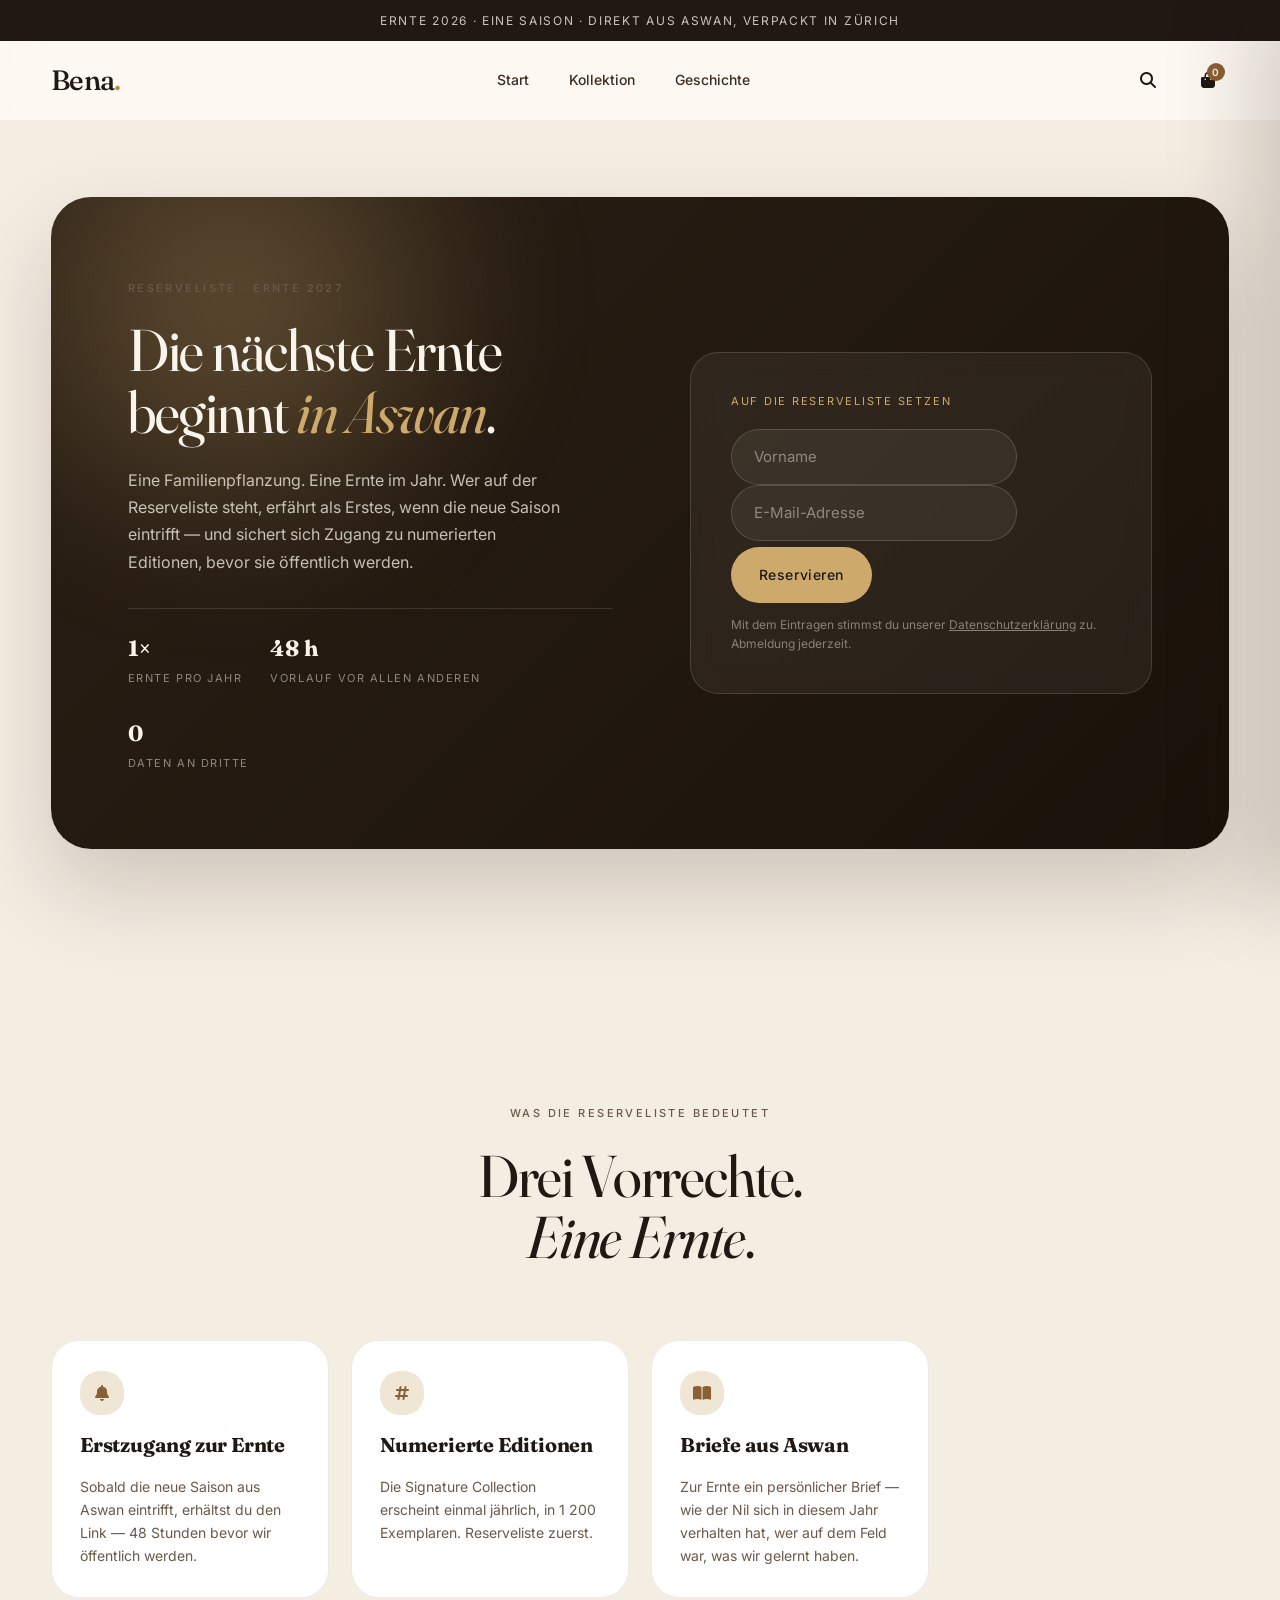
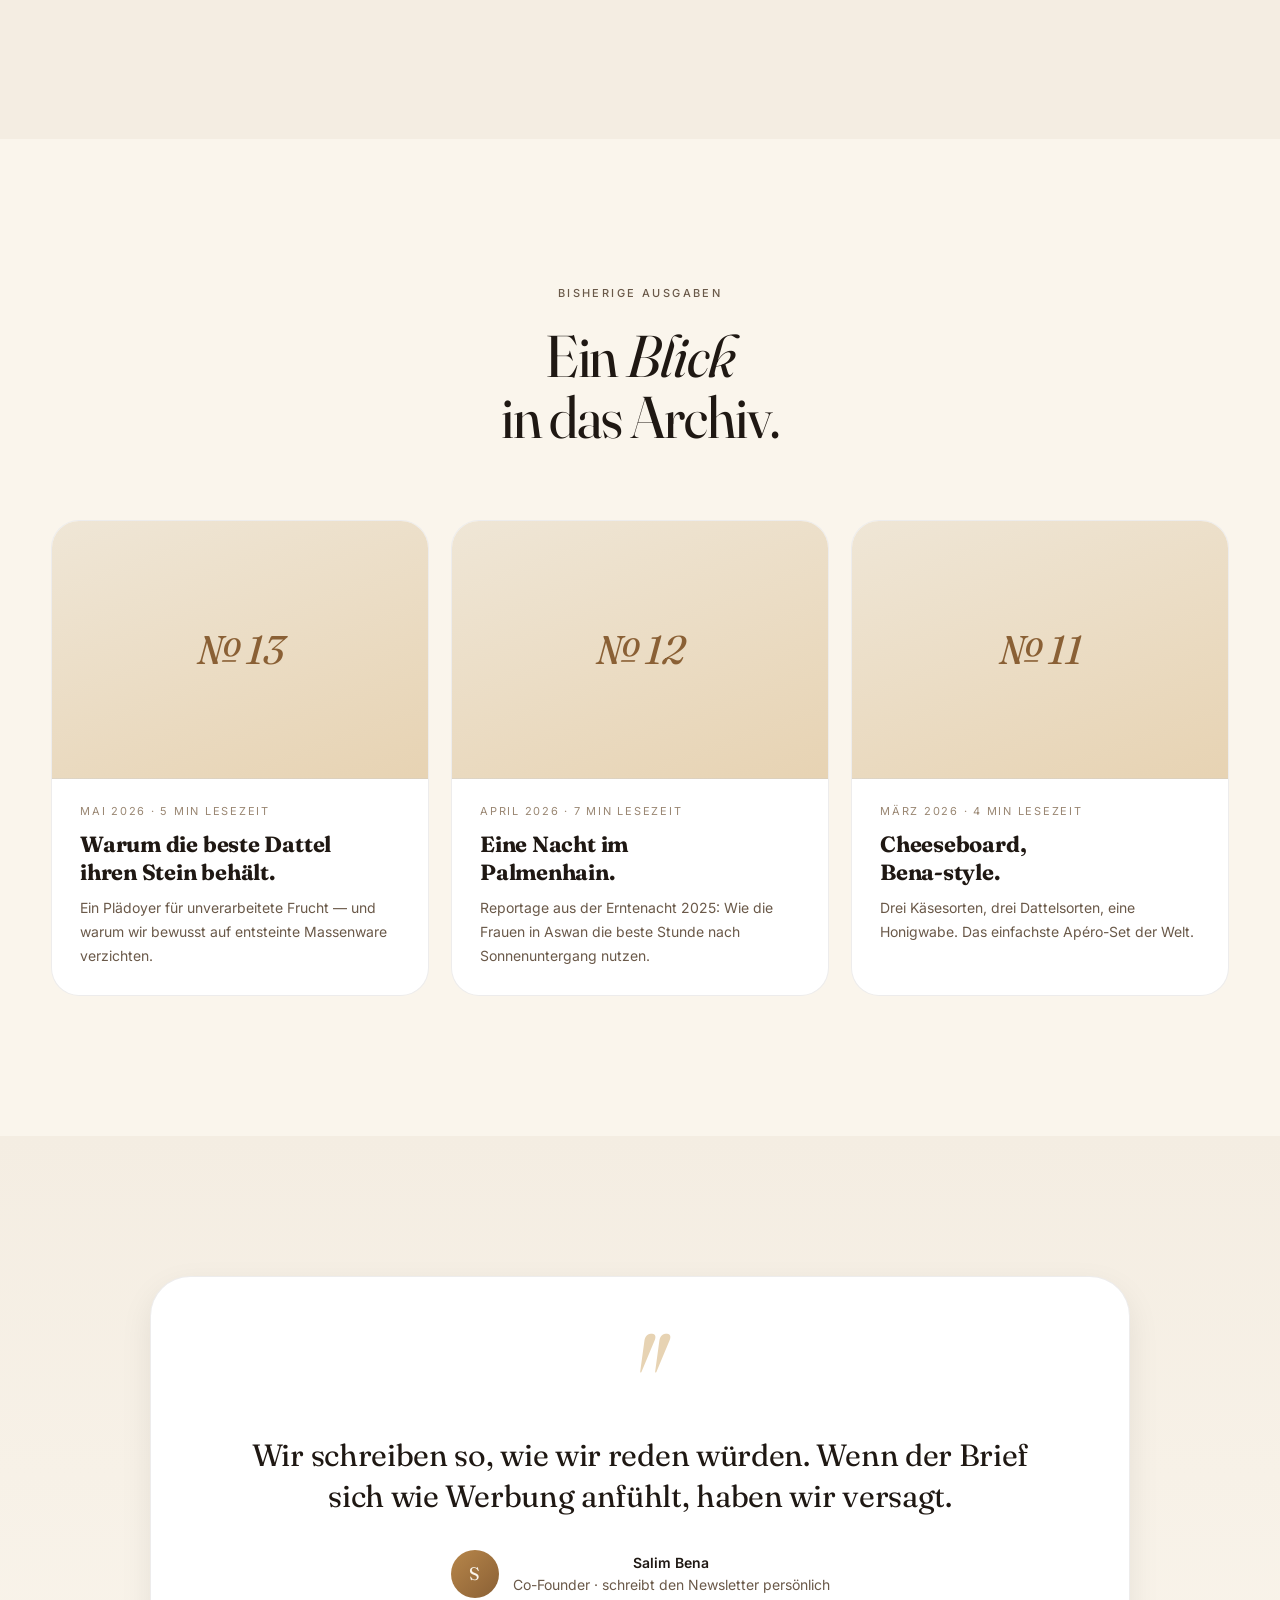
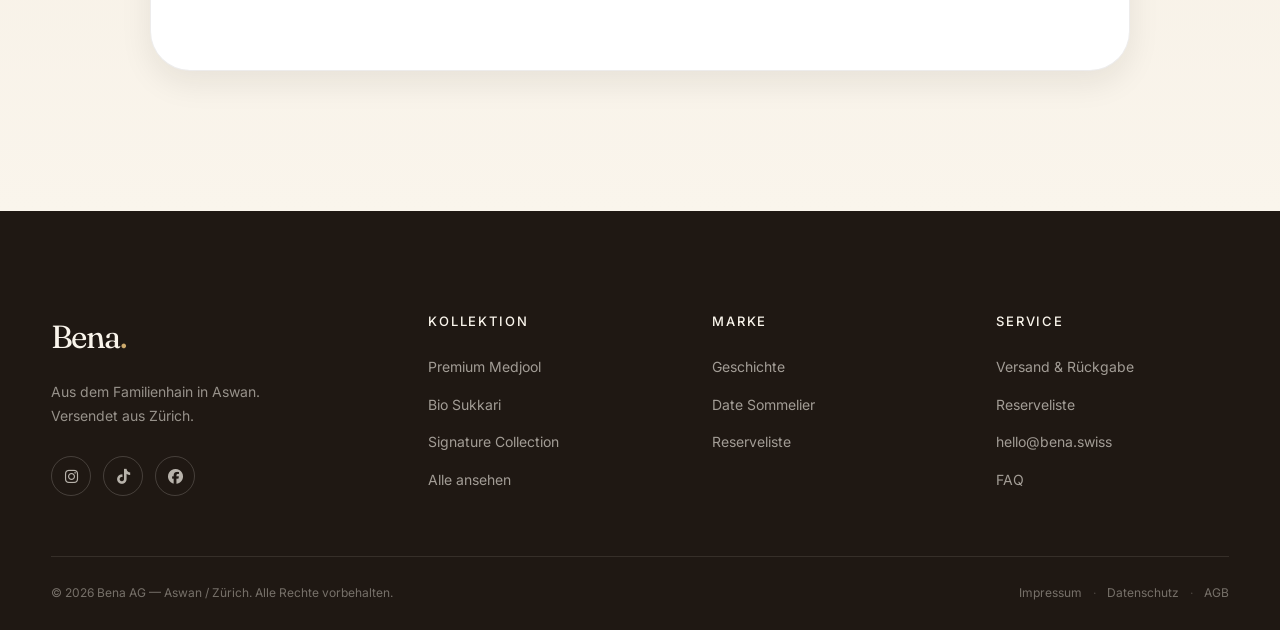
<file: newsletter.html>
<!DOCTYPE html>
<html lang="de">

<head>
    <meta charset="UTF-8">
    <meta name="viewport" content="width=device-width, initial-scale=1.0">
    <meta name="theme-color" content="#1a120a">
    <title>Reserveliste — Ernte 2027 · Bena</title>
    <meta name="description"
        content="Die Reserveliste von Bena. Sichere dir Erstzugang zur neuen Ernte aus Aswan und zu numerierten Editionen.">

    <link rel="preconnect" href="https://fonts.googleapis.com">
    <link rel="preconnect" href="https://fonts.gstatic.com" crossorigin>
    <link
        href="https://fonts.googleapis.com/css2?family=Fraunces:opsz,wght@9..144,300;9..144,400;9..144,500;9..144,600&family=Inter:wght@300;400;500;600;700&display=swap"
        rel="stylesheet">

    <link rel="stylesheet" href="style.css">
    <link rel="stylesheet" href="https://cdnjs.cloudflare.com/ajax/libs/font-awesome/6.5.1/css/all.min.css">
</head>

<body>

    <div class="announcement" role="region" aria-label="Ankündigung">
        <div class="announcement__inner">
            <span class="announcement__item">
                Ernte 2026 · Eine Saison · Direkt aus Aswan, verpackt in Zürich
            </span>
        </div>
    </div>

    <header id="site-header" class="site-header"></header>

    <main>

        <!-- NEWSLETTER HERO -->
        <section class="newsletter-hero">
            <div class="newsletter-hero__card reveal">
                <div class="newsletter-hero__bg" aria-hidden="true"></div>

                <div class="newsletter-hero__copy">
                    <span class="eyebrow eyebrow--light">
                        <span class="eyebrow__dot" aria-hidden="true"></span>
                        Reserveliste · Ernte 2027
                    </span>

                    <h1 class="display display--sm">
                        Die nächste Ernte<br>
                        beginnt <em>in Aswan</em>.
                    </h1>

                    <p>
                        Eine Familienpflanzung. Eine Ernte im Jahr. Wer auf
                        der Reserveliste steht, erfährt als Erstes, wenn die
                        neue Saison eintrifft — und sichert sich Zugang zu
                        numerierten Editionen, bevor sie öffentlich werden.
                    </p>

                    <ul class="newsletter-hero__meta">
                        <li>
                            <strong>1×</strong>
                            <span>Ernte pro Jahr</span>
                        </li>
                        <li>
                            <strong>48 h</strong>
                            <span>Vorlauf vor allen anderen</span>
                        </li>
                        <li>
                            <strong>0</strong>
                            <span>Daten an Dritte</span>
                        </li>
                    </ul>
                </div>

                <!-- RESERVE FORM -->
                <form class="newsletter-form-card" id="news-form" novalidate>
                    <p class="newsletter-form-card__label">
                        Auf die Reserveliste setzen
                    </p>

                    <input type="text" id="news-name" placeholder="Vorname" autocomplete="given-name">
                    <input type="email" id="news-email" placeholder="E-Mail-Adresse" autocomplete="email" required>

                    <button type="submit" class="btn">
                        <span>Reservieren</span>
                        <i class="fa-solid fa-arrow-right"></i>
                    </button>

                    <p class="newsletter__legal">
                        Mit dem Eintragen stimmst du unserer
                        <a href="#" style="color:inherit;text-decoration:underline">Datenschutzerklärung</a>
                        zu. Abmeldung jederzeit.
                    </p>

                    <p class="newsletter__success" hidden>
                        <i class="fa-solid fa-check"></i>
                        Du stehst auf der Reserveliste. Wir melden uns,
                        sobald die Ernte aus Aswan eintrifft.
                    </p>
                </form>
            </div>
        </section>

        <!-- BENEFITS -->
        <section class="benefits" aria-labelledby="benefits-title">
            <header class="section-head reveal">
                <span class="eyebrow">Was die Reserveliste bedeutet</span>
                <h2 id="benefits-title" class="display display--sm">
                    Drei Vorrechte.<br>
                    <em>Eine Ernte</em>.
                </h2>
            </header>

            <div class="benefits__grid">
                <article class="benefit reveal" data-reveal-delay="0">
                    <div class="benefit__icon"><i class="fa-solid fa-bell"></i></div>
                    <h3>Erstzugang zur Ernte</h3>
                    <p>
                        Sobald die neue Saison aus Aswan eintrifft, erhältst
                        du den Link — 48 Stunden bevor wir öffentlich werden.
                    </p>
                </article>

                <article class="benefit reveal" data-reveal-delay="80">
                    <div class="benefit__icon"><i class="fa-solid fa-hashtag"></i></div>
                    <h3>Numerierte Editionen</h3>
                    <p>
                        Die Signature Collection erscheint einmal jährlich,
                        in 1 200 Exemplaren. Reserveliste zuerst.
                    </p>
                </article>

                <article class="benefit reveal" data-reveal-delay="160">
                    <div class="benefit__icon"><i class="fa-solid fa-book-open"></i></div>
                    <h3>Briefe aus Aswan</h3>
                    <p>
                        Zur Ernte ein persönlicher Brief — wie der Nil
                        sich in diesem Jahr verhalten hat, wer auf dem Feld
                        war, was wir gelernt haben.
                    </p>
                </article>
            </div>
        </section>

        <!-- PAST ISSUES (preview) -->
        <section class="issues" aria-labelledby="issues-title">
            <header class="section-head reveal">
                <span class="eyebrow">Bisherige Ausgaben</span>
                <h2 id="issues-title" class="display display--sm">
                    Ein <em>Blick</em><br>
                    in das Archiv.
                </h2>
            </header>

            <div class="issues__grid">
                <a href="#" class="issue reveal" data-reveal-delay="0">
                    <div class="issue__cover">№ 13</div>
                    <div class="issue__body">
                        <div class="issue__date">Mai 2026 · 5 Min Lesezeit</div>
                        <h3>Warum die beste Dattel<br>ihren Stein behält.</h3>
                        <p>
                            Ein Plädoyer für unverarbeitete Frucht — und warum
                            wir bewusst auf entsteinte Massenware verzichten.
                        </p>
                    </div>
                </a>

                <a href="#" class="issue reveal" data-reveal-delay="120">
                    <div class="issue__cover">№ 12</div>
                    <div class="issue__body">
                        <div class="issue__date">April 2026 · 7 Min Lesezeit</div>
                        <h3>Eine Nacht im<br>Palmenhain.</h3>
                        <p>
                            Reportage aus der Erntenacht 2025: Wie die Frauen
                            in Aswan die beste Stunde nach Sonnenuntergang nutzen.
                        </p>
                    </div>
                </a>

                <a href="#" class="issue reveal" data-reveal-delay="240">
                    <div class="issue__cover">№ 11</div>
                    <div class="issue__body">
                        <div class="issue__date">März 2026 · 4 Min Lesezeit</div>
                        <h3>Cheeseboard,<br>Bena-style.</h3>
                        <p>
                            Drei Käsesorten, drei Dattelsorten, eine
                            Honigwabe. Das einfachste Apéro-Set der Welt.
                        </p>
                    </div>
                </a>
            </div>
        </section>

        <!-- FOUNDER QUOTE / TRUST -->
        <section class="founder-quote">
            <figure class="founder-quote__inner reveal">
                <div class="founder-quote__mark" aria-hidden="true">"</div>
                <blockquote>
                    Wir schreiben so, wie wir reden würden. Wenn der Brief sich
                    wie Werbung anfühlt, haben wir versagt.
                </blockquote>
                <figcaption>
                    <span class="founder-quote__avatar" aria-hidden="true">S</span>
                    <span>
                        <strong>Salim Bena</strong>
                        Co-Founder · schreibt den Newsletter persönlich
                    </span>
                </figcaption>
            </figure>
        </section>

    </main>

    <!-- FOOTER -->
    <footer class="footer">
        <div class="footer__inner">
            <div class="footer__brand">
                <a href="index.html" class="footer__logo">Bena<span>.</span></a>
                <p>
                    Aus dem Familienhain in Aswan.<br>
                    Versendet aus Zürich.
                </p>
                <div class="footer__socials">
                    <a href="https://instagram.com/bena.swiss" target="_blank" rel="noopener noreferrer"
                        aria-label="Instagram">
                        <i class="fa-brands fa-instagram"></i>
                    </a>
                    <a href="https://tiktok.com" target="_blank" rel="noopener noreferrer" aria-label="TikTok">
                        <i class="fa-brands fa-tiktok"></i>
                    </a>
                    <a href="https://facebook.com" target="_blank" rel="noopener noreferrer" aria-label="Facebook">
                        <i class="fa-brands fa-facebook"></i>
                    </a>
                </div>
            </div>

            <div class="footer__col">
                <h4>Kollektion</h4>
                <ul>
                    <li><a href="product-premium.html">Premium Medjool</a></li>
                    <li><a href="product-bio.html">Bio Sukkari</a></li>
                    <li><a href="product-premium.html">Signature Collection</a></li>
                    <li><a href="index.html#products">Alle ansehen</a></li>
                </ul>
            </div>

            <div class="footer__col">
                <h4>Marke</h4>
                <ul>
                    <li><a href="about.html">Geschichte</a></li>
                    <li><a href="index.html#sommelier">Date Sommelier</a></li>
                    <li><a href="newsletter.html">Reserveliste</a></li>
                </ul>
            </div>

            <div class="footer__col">
                <h4>Service</h4>
                <ul>
                    <li><a href="shipping.html">Versand &amp; Rückgabe</a></li>
                    <li><a href="newsletter.html">Reserveliste</a></li>
                    <li><a href="mailto:hello@bena.swiss">hello@bena.swiss</a></li>
                    <li><a href="#">FAQ</a></li>
                </ul>
            </div>
        </div>

        <div class="footer__base">
            <p>© 2026 Bena AG — Aswan / Zürich. Alle Rechte vorbehalten.</p>
            <p>
                <a href="#">Impressum</a>
                <span aria-hidden="true">·</span>
                <a href="#">Datenschutz</a>
                <span aria-hidden="true">·</span>
                <a href="#">AGB</a>
            </p>
        </div>
    </footer>

    <!-- CART SIDEBAR -->
    <aside class="cart" id="cart-sidebar" aria-label="Warenkorb" aria-hidden="true">
        <header class="cart__head">
            <h2>Warenkorb</h2>
            <button type="button" class="cart__close" onclick="closeCart()" aria-label="Warenkorb schließen">
                <i class="fa-solid fa-xmark"></i>
            </button>
        </header>
        <div class="cart__body">
            <div class="cart__empty" id="cart-empty">
                <i class="fa-solid fa-basket-shopping"></i>
                <p>Dein Warenkorb ist noch leer.</p>
                <a href="index.html#products" class="btn btn--ghost" onclick="closeCart()">Kollektion entdecken</a>
            </div>
            <ul class="cart__items" id="cart-items"></ul>
        </div>
        <footer class="cart__foot" id="cart-foot" hidden>
            <div class="cart__total">
                <span>Zwischensumme</span>
                <strong id="cart-total">CHF 0.00</strong>
            </div>
            <button class="btn btn--primary btn--full">Zur Kasse</button>
            <p class="cart__hint">Versand &amp; Steuern werden im Checkout berechnet.</p>
        </footer>
    </aside>
    <div class="cart-overlay" id="cart-overlay" onclick="closeCart()" hidden></div>

    <script src="script.js" defer></script>
</body>

</html>
</file>
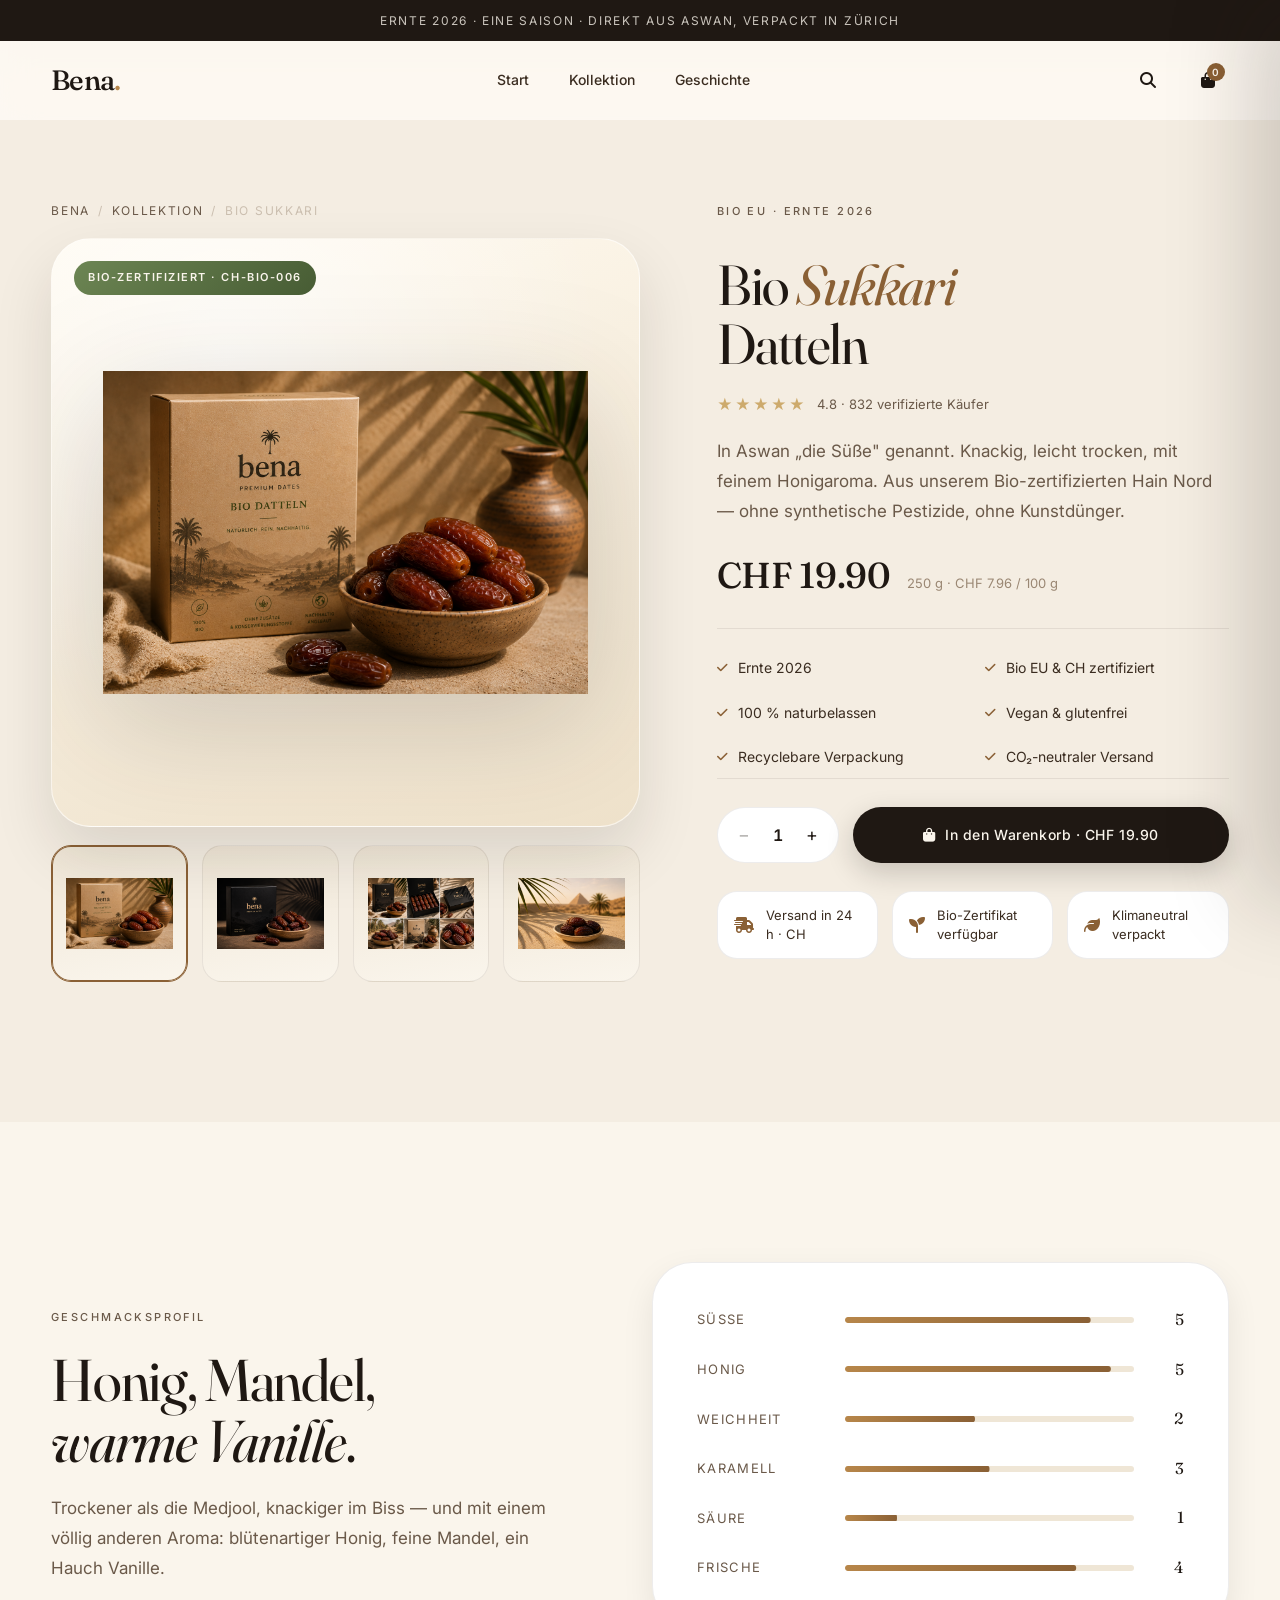
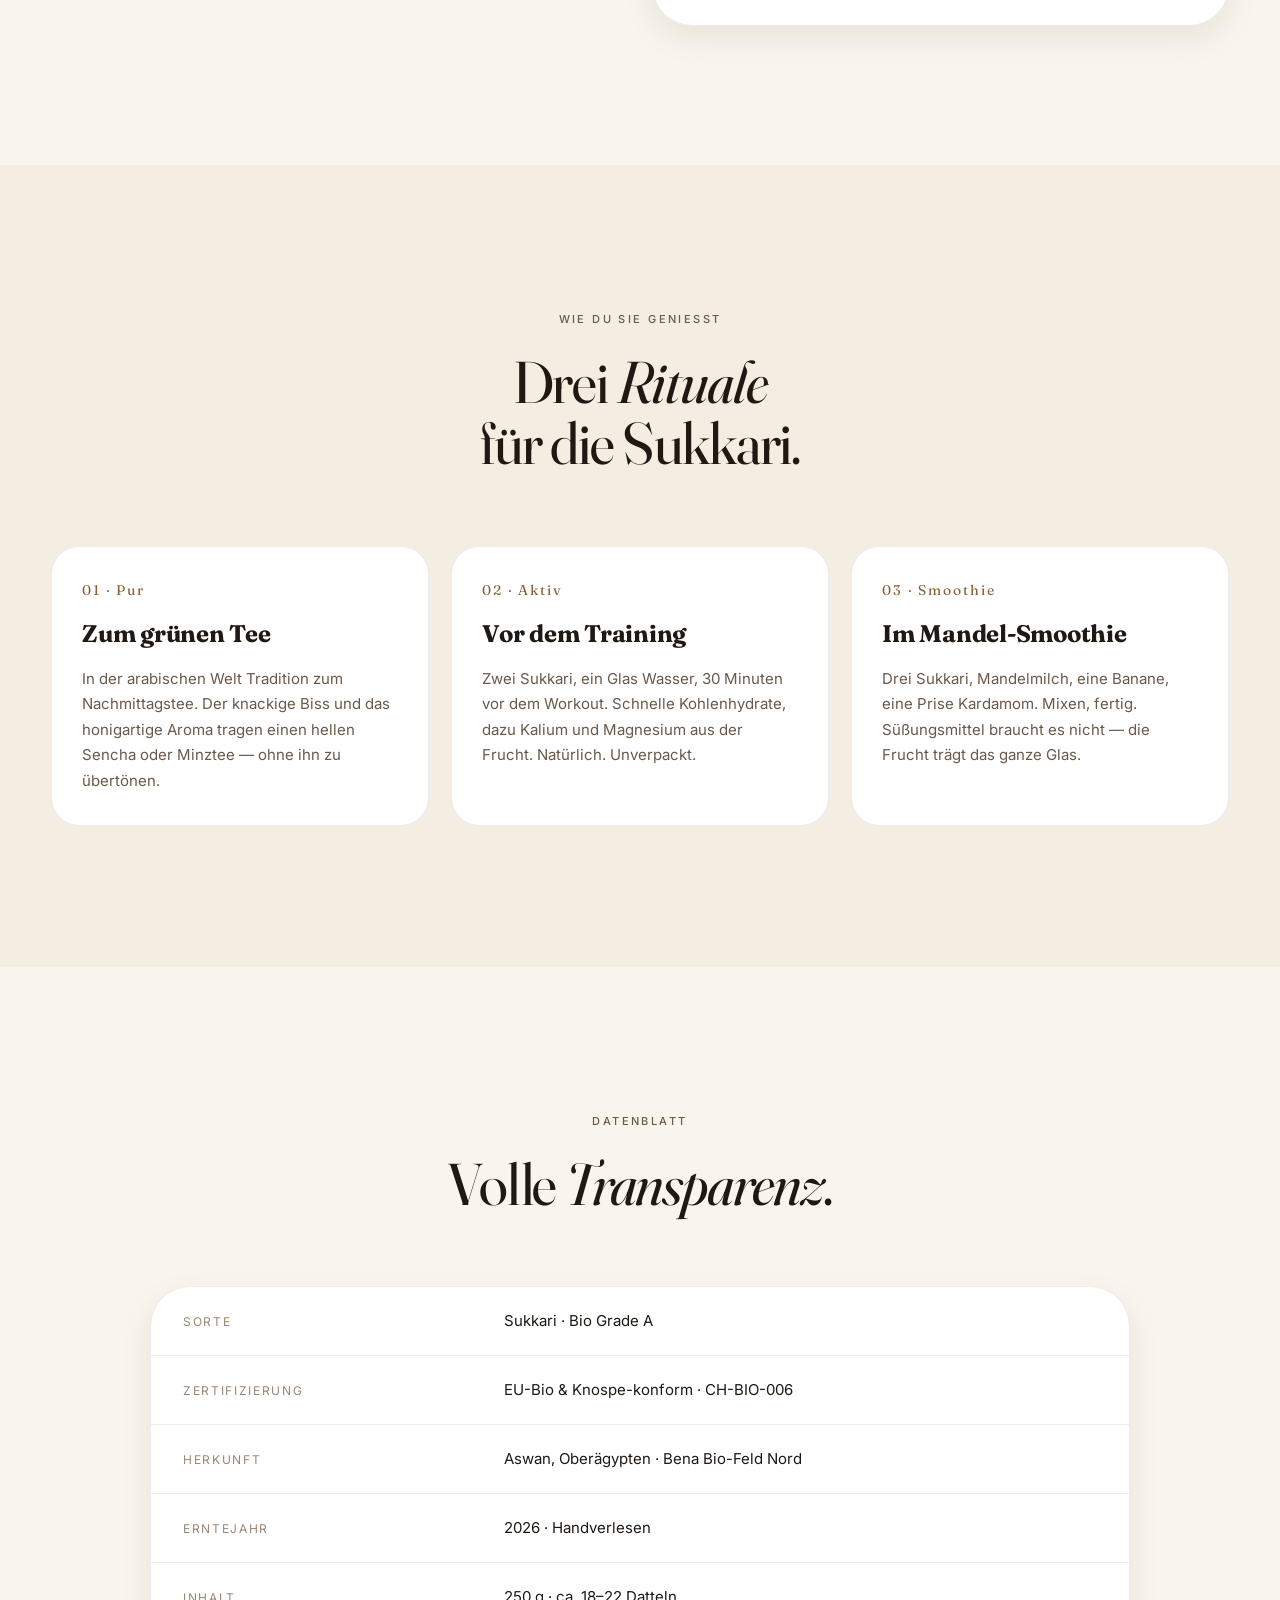
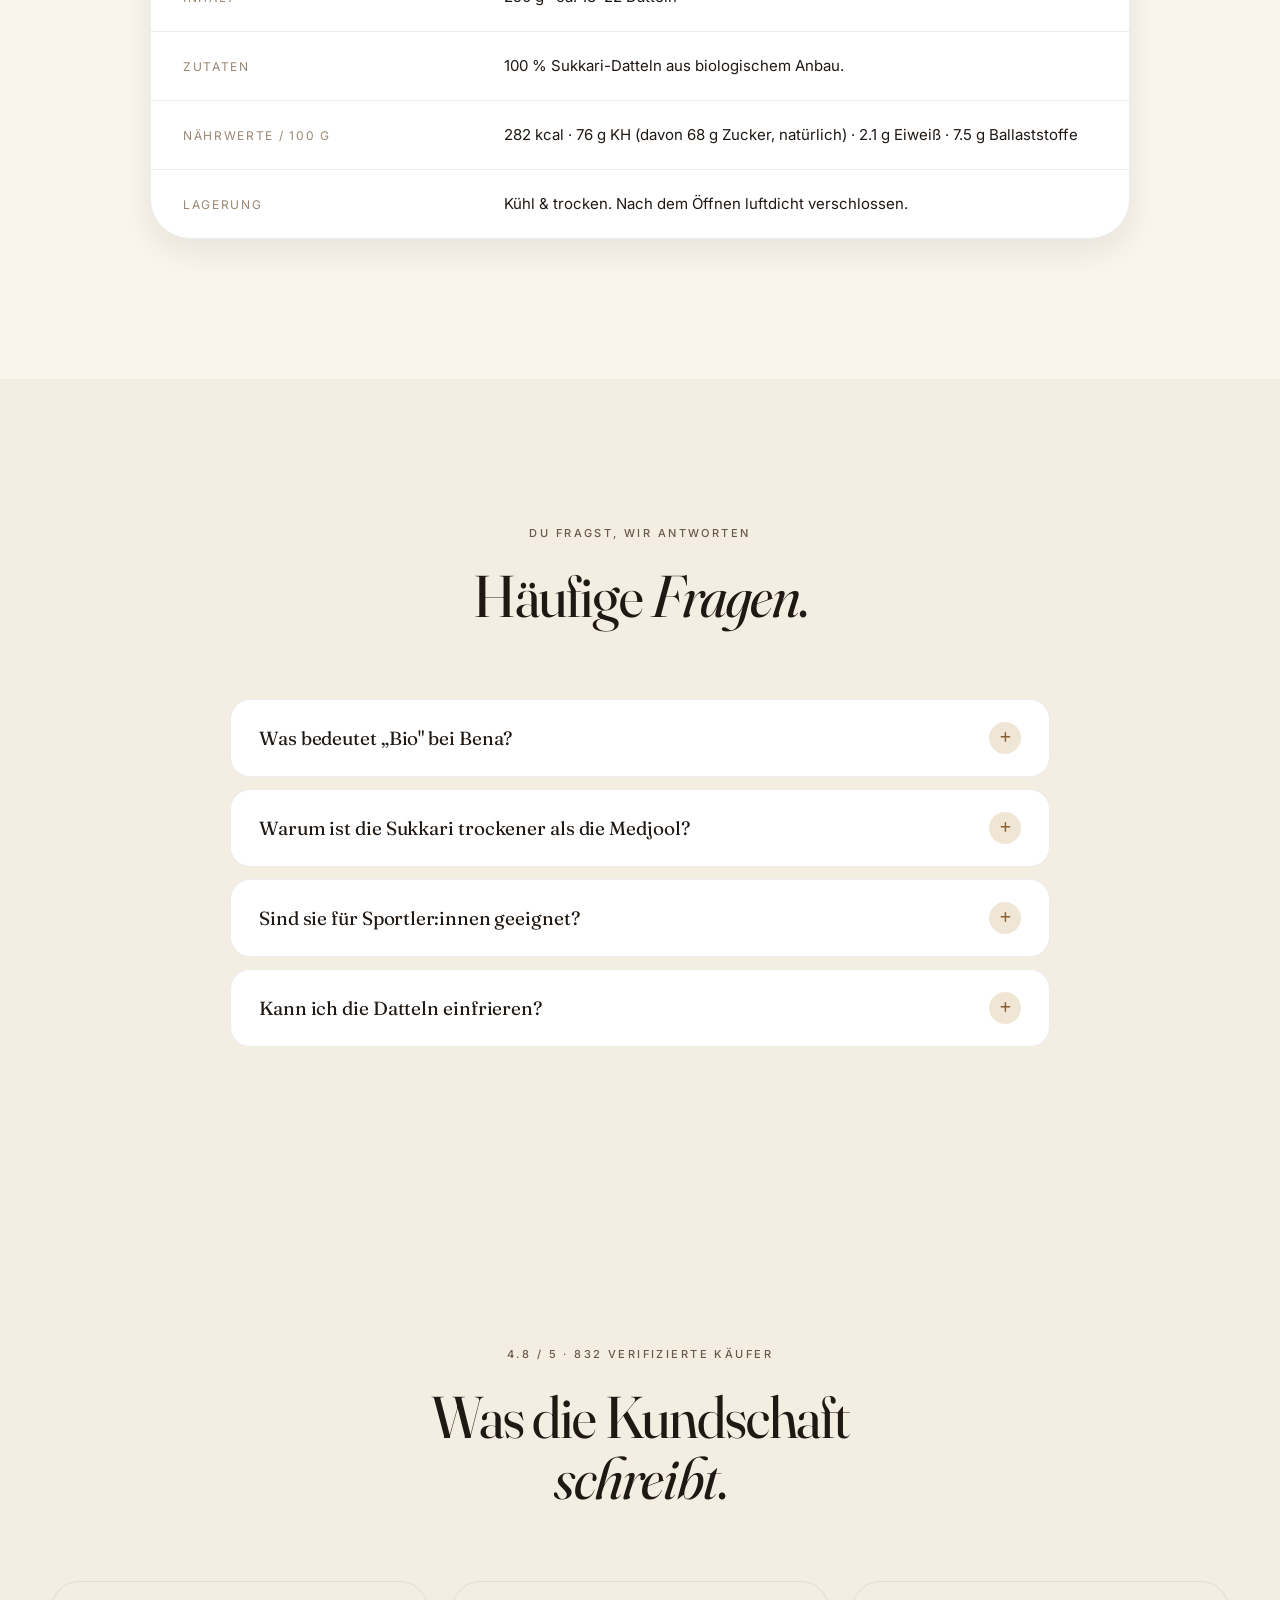
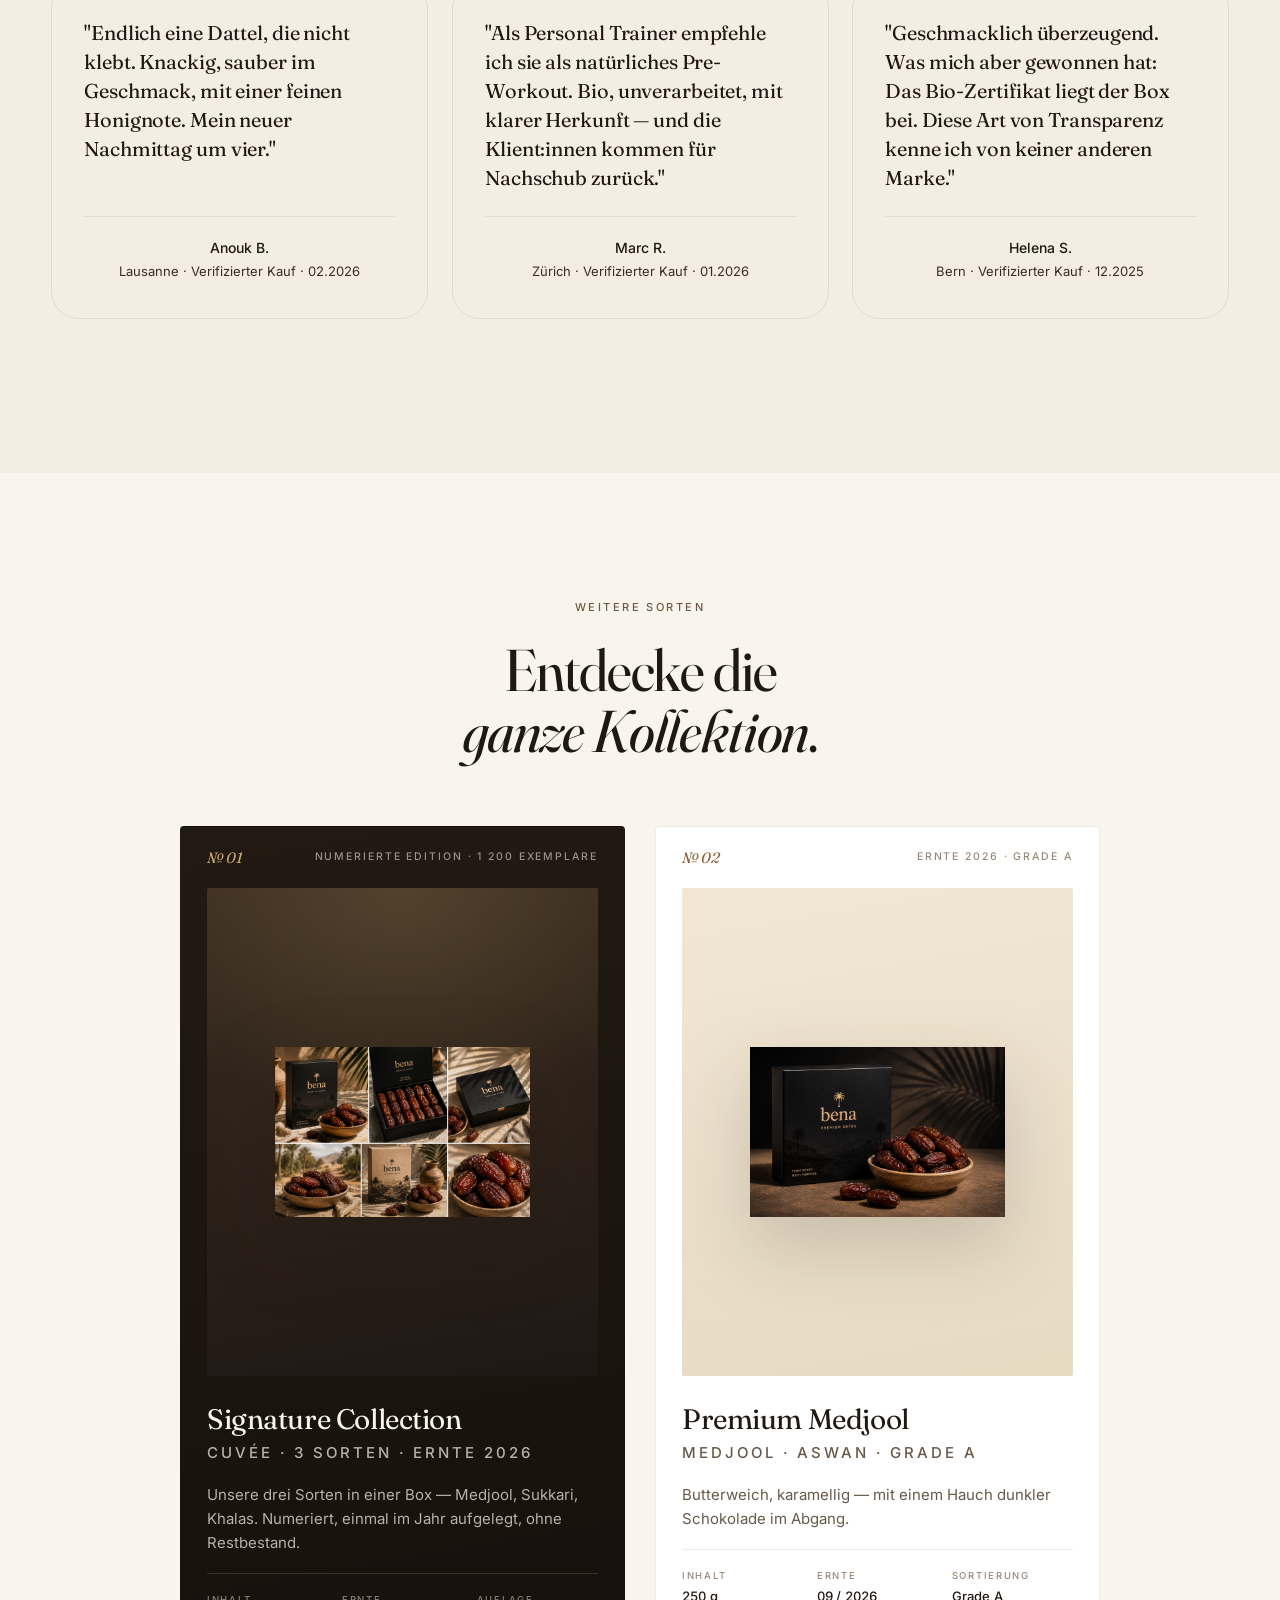
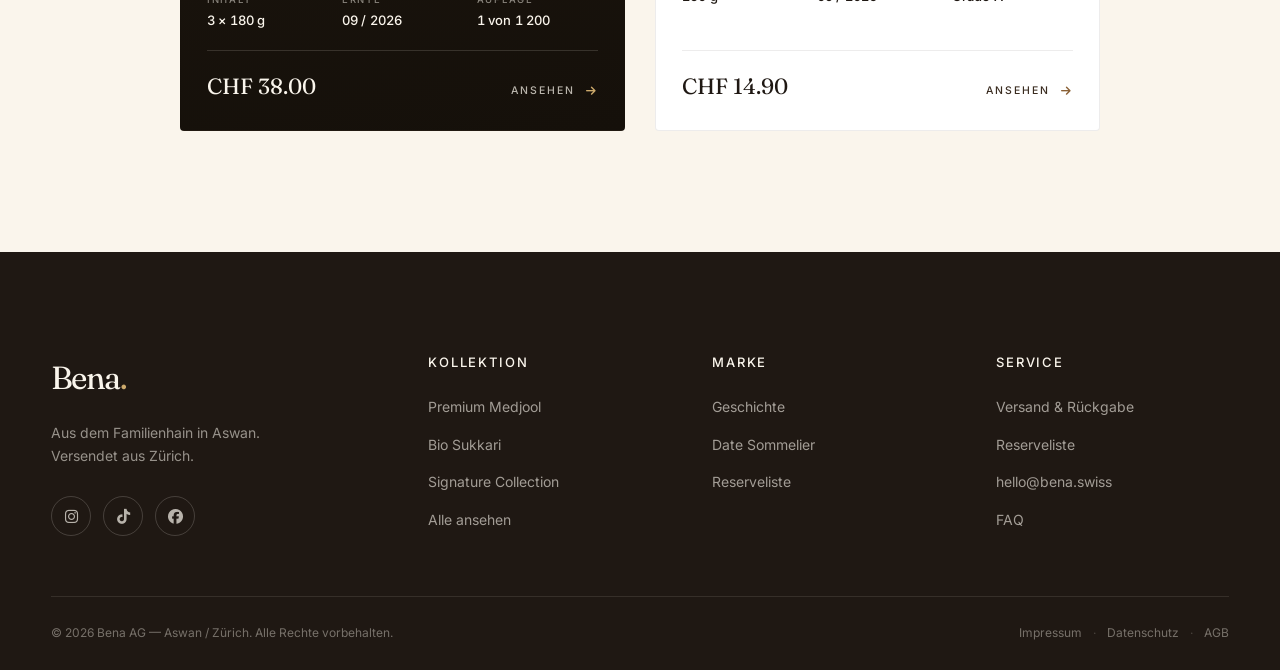
<file: product-bio.html>
<!DOCTYPE html>
<html lang="de">

<head>
    <meta charset="UTF-8">
    <meta name="viewport" content="width=device-width, initial-scale=1.0">
    <meta name="theme-color" content="#f6f1ea">
    <title>Bio Sukkari — Bena</title>
    <meta name="description"
        content="Bio Sukkari aus Aswan. EU-Bio zertifiziert, knackig, honigsüß, 250 g. Ernte 2026.">

    <link rel="preconnect" href="https://fonts.googleapis.com">
    <link rel="preconnect" href="https://fonts.gstatic.com" crossorigin>
    <link
        href="https://fonts.googleapis.com/css2?family=Fraunces:opsz,wght@9..144,300;9..144,400;9..144,500;9..144,600&family=Inter:wght@300;400;500;600;700&display=swap"
        rel="stylesheet">

    <link rel="stylesheet" href="style.css">
    <link rel="stylesheet" href="https://cdnjs.cloudflare.com/ajax/libs/font-awesome/6.5.1/css/all.min.css">
</head>

<body>

    <div class="announcement" role="region" aria-label="Ankündigung">
        <div class="announcement__inner">
            <span class="announcement__item">
                Ernte 2026 · Eine Saison · Direkt aus Aswan, verpackt in Zürich
            </span>
        </div>
    </div>

    <header id="site-header" class="site-header"></header>

    <main>

        <!-- PDP -->
        <section class="pdp" aria-labelledby="pdp-title">
            <div class="pdp__inner">

                <!-- Gallery -->
                <div class="pdp__gallery">
                    <div class="breadcrumb" style="margin-bottom: 18px;">
                        <a href="index.html">Bena</a>
                        <span aria-hidden="true">/</span>
                        <a href="index.html#products">Kollektion</a>
                        <span aria-hidden="true">/</span>
                        <span>Bio Sukkari</span>
                    </div>

                    <div class="pdp__stage" id="pdp-stage">
                        <span class="pdp__stage-chip pdp__stage-chip--organic">
                            Bio-zertifiziert · CH-BIO-006
                        </span>
                        <img id="pdp-main"
                            src="images/Produktbild 7.png"
                            alt="Bio Sukkari Datteln in Bena Verpackung">
                    </div>

                    <div class="pdp__thumbs" role="tablist" aria-label="Produktbilder">
                        <button type="button" class="pdp__thumb is-active"
                            data-image="images/Produktbild 7.png"
                            role="tab"
                            aria-selected="true">
                            <img src="images/Produktbild 7.png" alt="">
                        </button>
                        <button type="button" class="pdp__thumb"
                            data-image="images/Produktbild 6.png"
                            role="tab">
                            <img src="images/Produktbild 6.png" alt="">
                        </button>
                        <button type="button" class="pdp__thumb"
                            data-image="images/Produktbild 4.png"
                            role="tab">
                            <img src="images/Produktbild 4.png" alt="">
                        </button>
                        <button type="button" class="pdp__thumb"
                            data-image="images/Produktbild 8.png"
                            role="tab">
                            <img src="images/Produktbild 8.png" alt="">
                        </button>
                    </div>
                </div>

                <!-- Info -->
                <div class="pdp__info">
                    <span class="eyebrow">
                        <span class="eyebrow__dot" aria-hidden="true"></span>
                        Bio EU · Ernte 2026
                    </span>

                    <h1 id="pdp-title" class="pdp__title">
                        Bio <em>Sukkari</em><br>
                        Datteln
                    </h1>

                    <div class="pdp__rating">
                        <span class="stars" aria-hidden="true">★★★★★</span>
                        <span>4.8 · 832 verifizierte Käufer</span>
                    </div>

                    <p class="pdp__desc">
                        In Aswan „die Süße" genannt. Knackig, leicht trocken,
                        mit feinem Honigaroma. Aus unserem Bio-zertifizierten
                        Hain Nord — ohne synthetische Pestizide, ohne
                        Kunstdünger.
                    </p>

                    <div class="pdp__price-row">
                        <span class="pdp__price" data-base-price="19.90">CHF 19.90</span>
                        <span class="pdp__per">250 g · CHF 7.96 / 100 g</span>
                    </div>

                    <ul class="pdp__bullets">
                        <li><i class="fa-solid fa-check"></i> Ernte 2026</li>
                        <li><i class="fa-solid fa-check"></i> Bio EU &amp; CH zertifiziert</li>
                        <li><i class="fa-solid fa-check"></i> 100 % naturbelassen</li>
                        <li><i class="fa-solid fa-check"></i> Vegan &amp; glutenfrei</li>
                        <li><i class="fa-solid fa-check"></i> Recyclebare Verpackung</li>
                        <li><i class="fa-solid fa-check"></i> CO₂-neutraler Versand</li>
                    </ul>

                    <div class="pdp__actions">
                        <div class="pdp__qty" role="group" aria-label="Menge">
                            <button type="button" class="pdp__qty-dec" aria-label="Weniger">−</button>
                            <span class="pdp__qty-value" id="pdp-qty">1</span>
                            <button type="button" class="pdp__qty-inc" aria-label="Mehr">+</button>
                        </div>

                        <button type="button"
                            class="pdp__cta js-add-to-cart"
                            data-name="Bio Sukkari Datteln"
                            data-price="19.90"
                            data-image="images/Produktbild 7.png">
                            <i class="fa-solid fa-bag-shopping"></i>
                            <span>In den Warenkorb · <span class="pdp__cta-price">CHF 19.90</span></span>
                        </button>
                    </div>

                    <div class="pdp__trust">
                        <div class="pdp__trust-item">
                            <i class="fa-solid fa-truck-fast"></i>
                            Versand in 24 h · CH
                        </div>
                        <div class="pdp__trust-item">
                            <i class="fa-solid fa-seedling"></i>
                            Bio-Zertifikat verfügbar
                        </div>
                        <div class="pdp__trust-item">
                            <i class="fa-solid fa-leaf"></i>
                            Klimaneutral verpackt
                        </div>
                    </div>
                </div>
            </div>
        </section>

        <!-- TASTING NOTES -->
        <section class="tasting" id="tasting" aria-labelledby="tasting-title">
            <div class="tasting__inner">
                <div class="tasting__copy reveal">
                    <span class="eyebrow">Geschmacksprofil</span>
                    <h2 id="tasting-title" class="display display--sm">
                        Honig, Mandel,<br>
                        <em>warme Vanille</em>.
                    </h2>
                    <p>
                        Trockener als die Medjool, knackiger im Biss — und mit
                        einem völlig anderen Aroma: blütenartiger Honig, feine
                        Mandel, ein Hauch Vanille.
                    </p>
                </div>

                <div class="tasting__chart reveal" data-reveal-delay="120">
                    <div class="tasting__row">
                        <span class="tasting__label">Süße</span>
                        <div class="tasting__bar">
                            <div class="tasting__bar-fill" style="--fill: 0.85"></div>
                        </div>
                        <span class="tasting__value">5</span>
                    </div>
                    <div class="tasting__row">
                        <span class="tasting__label">Honig</span>
                        <div class="tasting__bar">
                            <div class="tasting__bar-fill" style="--fill: 0.92"></div>
                        </div>
                        <span class="tasting__value">5</span>
                    </div>
                    <div class="tasting__row">
                        <span class="tasting__label">Weichheit</span>
                        <div class="tasting__bar">
                            <div class="tasting__bar-fill" style="--fill: 0.45"></div>
                        </div>
                        <span class="tasting__value">2</span>
                    </div>
                    <div class="tasting__row">
                        <span class="tasting__label">Karamell</span>
                        <div class="tasting__bar">
                            <div class="tasting__bar-fill" style="--fill: 0.5"></div>
                        </div>
                        <span class="tasting__value">3</span>
                    </div>
                    <div class="tasting__row">
                        <span class="tasting__label">Säure</span>
                        <div class="tasting__bar">
                            <div class="tasting__bar-fill" style="--fill: 0.18"></div>
                        </div>
                        <span class="tasting__value">1</span>
                    </div>
                    <div class="tasting__row">
                        <span class="tasting__label">Frische</span>
                        <div class="tasting__bar">
                            <div class="tasting__bar-fill" style="--fill: 0.8"></div>
                        </div>
                        <span class="tasting__value">4</span>
                    </div>
                </div>
            </div>
        </section>

        <!-- PAIRINGS -->
        <section class="pairings" aria-labelledby="pairings-title">
            <header class="section-head reveal">
                <span class="eyebrow">Wie du sie genießt</span>
                <h2 id="pairings-title" class="display display--sm">
                    Drei <em>Rituale</em><br>
                    für die Sukkari.
                </h2>
            </header>

            <div class="pairings__grid">
                <article class="pairing reveal" data-reveal-delay="0">
                    <div class="pairing__num">01 · Pur</div>
                    <h3>Zum grünen Tee</h3>
                    <p>
                        In der arabischen Welt Tradition zum Nachmittagstee.
                        Der knackige Biss und das honigartige Aroma tragen
                        einen hellen Sencha oder Minztee — ohne ihn zu
                        übertönen.
                    </p>
                </article>

                <article class="pairing reveal" data-reveal-delay="80">
                    <div class="pairing__num">02 · Aktiv</div>
                    <h3>Vor dem Training</h3>
                    <p>
                        Zwei Sukkari, ein Glas Wasser, 30 Minuten vor dem
                        Workout. Schnelle Kohlenhydrate, dazu Kalium und
                        Magnesium aus der Frucht. Natürlich. Unverpackt.
                    </p>
                </article>

                <article class="pairing reveal" data-reveal-delay="160">
                    <div class="pairing__num">03 · Smoothie</div>
                    <h3>Im Mandel-Smoothie</h3>
                    <p>
                        Drei Sukkari, Mandelmilch, eine Banane, eine Prise
                        Kardamom. Mixen, fertig. Süßungsmittel braucht es
                        nicht — die Frucht trägt das ganze Glas.
                    </p>
                </article>
            </div>
        </section>

        <!-- SPECS -->
        <section class="specs" aria-labelledby="specs-title">
            <header class="section-head reveal">
                <span class="eyebrow">Datenblatt</span>
                <h2 id="specs-title" class="display display--sm">
                    Volle <em>Transparenz</em>.
                </h2>
            </header>

            <div class="specs__inner reveal">
                <div class="specs__row">
                    <span class="specs__key">Sorte</span>
                    <span class="specs__val">Sukkari · Bio Grade A</span>
                </div>
                <div class="specs__row">
                    <span class="specs__key">Zertifizierung</span>
                    <span class="specs__val">EU-Bio &amp; Knospe-konform · CH-BIO-006</span>
                </div>
                <div class="specs__row">
                    <span class="specs__key">Herkunft</span>
                    <span class="specs__val">Aswan, Oberägypten · Bena Bio-Feld Nord</span>
                </div>
                <div class="specs__row">
                    <span class="specs__key">Erntejahr</span>
                    <span class="specs__val">2026 · Handverlesen</span>
                </div>
                <div class="specs__row">
                    <span class="specs__key">Inhalt</span>
                    <span class="specs__val">250 g · ca. 18–22 Datteln</span>
                </div>
                <div class="specs__row">
                    <span class="specs__key">Zutaten</span>
                    <span class="specs__val">100 % Sukkari-Datteln aus biologischem Anbau.</span>
                </div>
                <div class="specs__row">
                    <span class="specs__key">Nährwerte / 100 g</span>
                    <span class="specs__val">282 kcal · 76 g KH (davon 68 g Zucker, natürlich) · 2.1 g Eiweiß · 7.5 g Ballaststoffe</span>
                </div>
                <div class="specs__row">
                    <span class="specs__key">Lagerung</span>
                    <span class="specs__val">Kühl &amp; trocken. Nach dem Öffnen luftdicht verschlossen.</span>
                </div>
            </div>
        </section>

        <!-- FAQ -->
        <section class="faq" aria-labelledby="faq-title">
            <header class="section-head reveal">
                <span class="eyebrow">Du fragst, wir antworten</span>
                <h2 id="faq-title" class="display display--sm">
                    Häufige <em>Fragen</em>.
                </h2>
            </header>

            <div class="faq__inner">
                <div class="faq__list">
                    <article class="faq__item reveal">
                        <button class="faq__question" type="button" aria-expanded="false">
                            <span>Was bedeutet „Bio" bei Bena?</span>
                            <span class="faq__icon" aria-hidden="true"><i class="fa-solid fa-plus"></i></span>
                        </button>
                        <div class="faq__answer">
                            <div class="faq__answer-inner">
                                EU-Bio zertifiziert (CH-BIO-006). Keine
                                synthetischen Pestizide, kein Kunstdünger, kein
                                gentechnisch verändertes Saatgut. Wir düngen mit
                                Kompost, bewässern per Tropf und halten eine
                                kleine Schafherde, die zwischen den Palmen
                                weidet.
                            </div>
                        </div>
                    </article>

                    <article class="faq__item reveal">
                        <button class="faq__question" type="button" aria-expanded="false">
                            <span>Warum ist die Sukkari trockener als die Medjool?</span>
                            <span class="faq__icon" aria-hidden="true"><i class="fa-solid fa-plus"></i></span>
                        </button>
                        <div class="faq__answer">
                            <div class="faq__answer-inner">
                                Das liegt an der Sorte. Sukkari haben von Natur
                                aus weniger Wasser und mehr Zucker — daher
                                knackig, fast kristallin in der Textur. Wer es
                                weicher mag, ist mit der Medjool richtig.
                            </div>
                        </div>
                    </article>

                    <article class="faq__item reveal">
                        <button class="faq__question" type="button" aria-expanded="false">
                            <span>Sind sie für Sportler:innen geeignet?</span>
                            <span class="faq__icon" aria-hidden="true"><i class="fa-solid fa-plus"></i></span>
                        </button>
                        <div class="faq__answer">
                            <div class="faq__answer-inner">
                                Ja. Zwei bis drei Sukkari liefern rund 35 g
                                schnell verfügbare Kohlenhydrate, dazu Kalium,
                                Magnesium und Ballaststoffe — viele Kund:innen
                                nehmen sie 30 Minuten vor dem Training statt
                                eines Gels.
                            </div>
                        </div>
                    </article>

                    <article class="faq__item reveal">
                        <button class="faq__question" type="button" aria-expanded="false">
                            <span>Kann ich die Datteln einfrieren?</span>
                            <span class="faq__icon" aria-hidden="true"><i class="fa-solid fa-plus"></i></span>
                        </button>
                        <div class="faq__answer">
                            <div class="faq__answer-inner">
                                Ja. Luftdicht verschlossen halten sie
                                tiefgekühlt bis zu 2 Jahre, ohne
                                Qualitätsverlust. Vor dem Genuss 30 Minuten bei
                                Raumtemperatur auftauen lassen.
                            </div>
                        </div>
                    </article>
                </div>
            </div>
        </section>

        <!-- REVIEWS -->
        <section class="reviews" aria-labelledby="reviews-title">
            <header class="section-head reveal">
                <span class="eyebrow">4.8 / 5 · 832 verifizierte Käufer</span>
                <h2 id="reviews-title" class="display display--sm">
                    Was die Kundschaft<br>
                    <em>schreibt</em>.
                </h2>
            </header>

            <div class="reviews__grid">
                <figure class="review reveal" data-reveal-delay="0">
                    <div class="review__rating" aria-hidden="true">★★★★★</div>
                    <blockquote>
                        "Endlich eine Dattel, die nicht klebt. Knackig,
                        sauber im Geschmack, mit einer feinen Honignote.
                        Mein neuer Nachmittag um vier."
                    </blockquote>
                    <figcaption>
                        <strong>Anouk B.</strong>
                        <span>Lausanne · Verifizierter Kauf · 02.2026</span>
                    </figcaption>
                </figure>

                <figure class="review reveal" data-reveal-delay="120">
                    <div class="review__rating" aria-hidden="true">★★★★★</div>
                    <blockquote>
                        "Als Personal Trainer empfehle ich sie als natürliches
                        Pre-Workout. Bio, unverarbeitet, mit klarer Herkunft —
                        und die Klient:innen kommen für Nachschub zurück."
                    </blockquote>
                    <figcaption>
                        <strong>Marc R.</strong>
                        <span>Zürich · Verifizierter Kauf · 01.2026</span>
                    </figcaption>
                </figure>

                <figure class="review reveal" data-reveal-delay="240">
                    <div class="review__rating" aria-hidden="true">★★★★★</div>
                    <blockquote>
                        "Geschmacklich überzeugend. Was mich aber gewonnen hat:
                        Das Bio-Zertifikat liegt der Box bei. Diese Art von
                        Transparenz kenne ich von keiner anderen Marke."
                    </blockquote>
                    <figcaption>
                        <strong>Helena S.</strong>
                        <span>Bern · Verifizierter Kauf · 12.2025</span>
                    </figcaption>
                </figure>
            </div>
        </section>

        <!-- RELATED -->
        <section class="showcase showcase--related" aria-labelledby="related-title">
            <header class="section-head reveal">
                <span class="eyebrow">Weitere Sorten</span>
                <h2 id="related-title" class="display display--sm">
                    Entdecke die<br>
                    <em>ganze Kollektion</em>.
                </h2>
            </header>

            <div class="showcase__grid showcase__grid--duo" data-showcase-grid data-showcase-exclude="bio"></div>
        </section>

    </main>

    <!-- FOOTER -->
    <footer class="footer">
        <div class="footer__inner">
            <div class="footer__brand">
                <a href="index.html" class="footer__logo">Bena<span>.</span></a>
                <p>
                    Aus dem Familienhain in Aswan.<br>
                    Versendet aus Zürich.
                </p>
                <div class="footer__socials">
                    <a href="https://instagram.com/bena.swiss" target="_blank" rel="noopener noreferrer"
                        aria-label="Instagram">
                        <i class="fa-brands fa-instagram"></i>
                    </a>
                    <a href="https://tiktok.com" target="_blank" rel="noopener noreferrer" aria-label="TikTok">
                        <i class="fa-brands fa-tiktok"></i>
                    </a>
                    <a href="https://facebook.com" target="_blank" rel="noopener noreferrer" aria-label="Facebook">
                        <i class="fa-brands fa-facebook"></i>
                    </a>
                </div>
            </div>

            <div class="footer__col">
                <h4>Kollektion</h4>
                <ul>
                    <li><a href="product-premium.html">Premium Medjool</a></li>
                    <li><a href="product-bio.html">Bio Sukkari</a></li>
                    <li><a href="product-premium.html">Signature Collection</a></li>
                    <li><a href="index.html#products">Alle ansehen</a></li>
                </ul>
            </div>

            <div class="footer__col">
                <h4>Marke</h4>
                <ul>
                    <li><a href="about.html">Geschichte</a></li>
                    <li><a href="index.html#sommelier">Date Sommelier</a></li>
                    <li><a href="newsletter.html">Reserveliste</a></li>
                </ul>
            </div>

            <div class="footer__col">
                <h4>Service</h4>
                <ul>
                    <li><a href="shipping.html">Versand &amp; Rückgabe</a></li>
                    <li><a href="newsletter.html">Reserveliste</a></li>
                    <li><a href="mailto:hello@bena.swiss">hello@bena.swiss</a></li>
                    <li><a href="#">FAQ</a></li>
                </ul>
            </div>
        </div>

        <div class="footer__base">
            <p>© 2026 Bena AG — Aswan / Zürich. Alle Rechte vorbehalten.</p>
            <p>
                <a href="#">Impressum</a>
                <span aria-hidden="true">·</span>
                <a href="#">Datenschutz</a>
                <span aria-hidden="true">·</span>
                <a href="#">AGB</a>
            </p>
        </div>
    </footer>

    <!-- STICKY BUY BAR (mobile) -->
    <div class="sticky-buy">
        <div class="sticky-buy__price">
            <small>250 g · Bio Sukkari</small>
            <strong class="sticky-buy__amount">CHF 19.90</strong>
        </div>
        <button type="button"
            class="sticky-buy__cta js-add-to-cart"
            data-name="Bio Sukkari Datteln"
            data-price="19.90"
            data-image="images/Produktbild 7.png">
            In den Warenkorb
        </button>
    </div>

    <!-- CART SIDEBAR -->
    <aside class="cart" id="cart-sidebar" aria-label="Warenkorb" aria-hidden="true">
        <header class="cart__head">
            <h2>Warenkorb</h2>
            <button type="button" class="cart__close" onclick="closeCart()" aria-label="Warenkorb schließen">
                <i class="fa-solid fa-xmark"></i>
            </button>
        </header>
        <div class="cart__body">
            <div class="cart__empty" id="cart-empty">
                <i class="fa-solid fa-basket-shopping"></i>
                <p>Dein Warenkorb ist noch leer.</p>
                <a href="index.html#products" class="btn btn--ghost" onclick="closeCart()">Kollektion entdecken</a>
            </div>
            <ul class="cart__items" id="cart-items"></ul>
        </div>
        <footer class="cart__foot" id="cart-foot" hidden>
            <div class="cart__total">
                <span>Zwischensumme</span>
                <strong id="cart-total">CHF 0.00</strong>
            </div>
            <button class="btn btn--primary btn--full">Zur Kasse</button>
            <p class="cart__hint">Versand &amp; Steuern werden im Checkout berechnet.</p>
        </footer>
    </aside>
    <div class="cart-overlay" id="cart-overlay" onclick="closeCart()" hidden></div>

    <script src="script.js" defer></script>
</body>

</html>
</file>
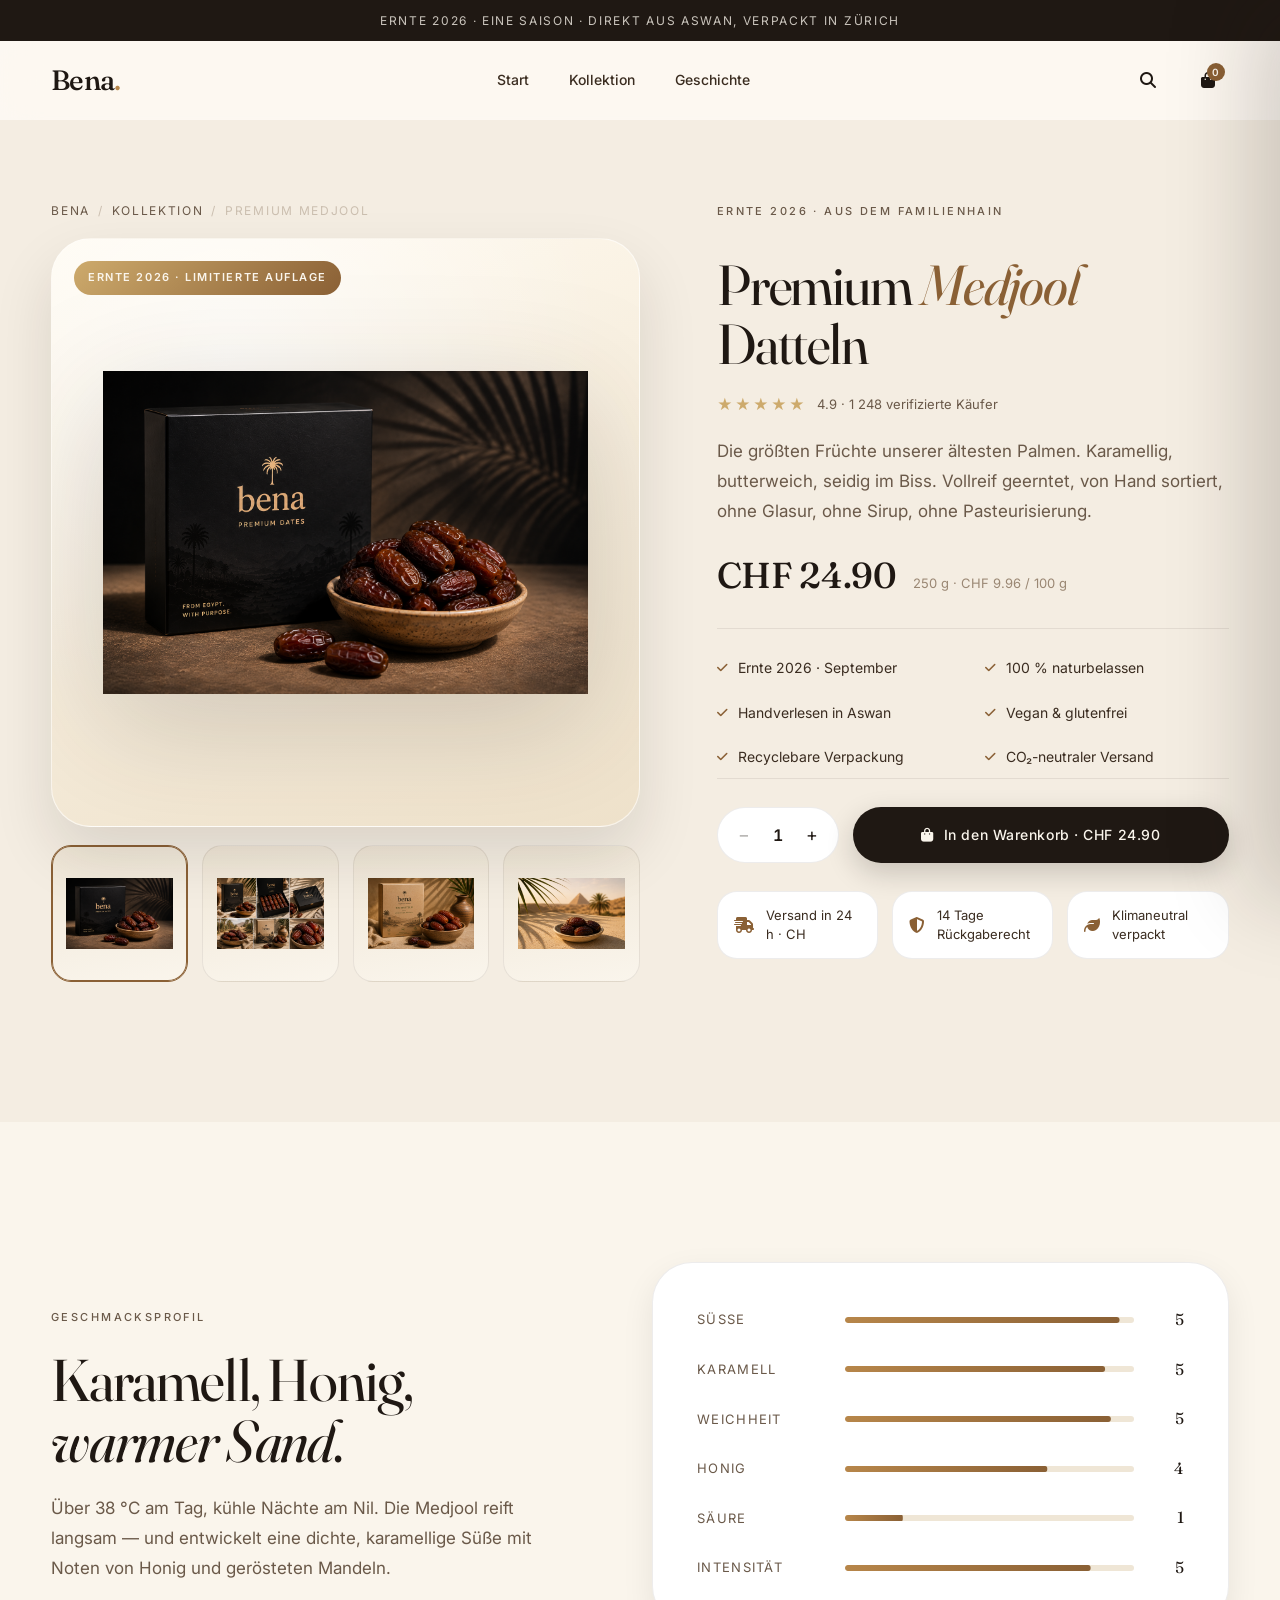
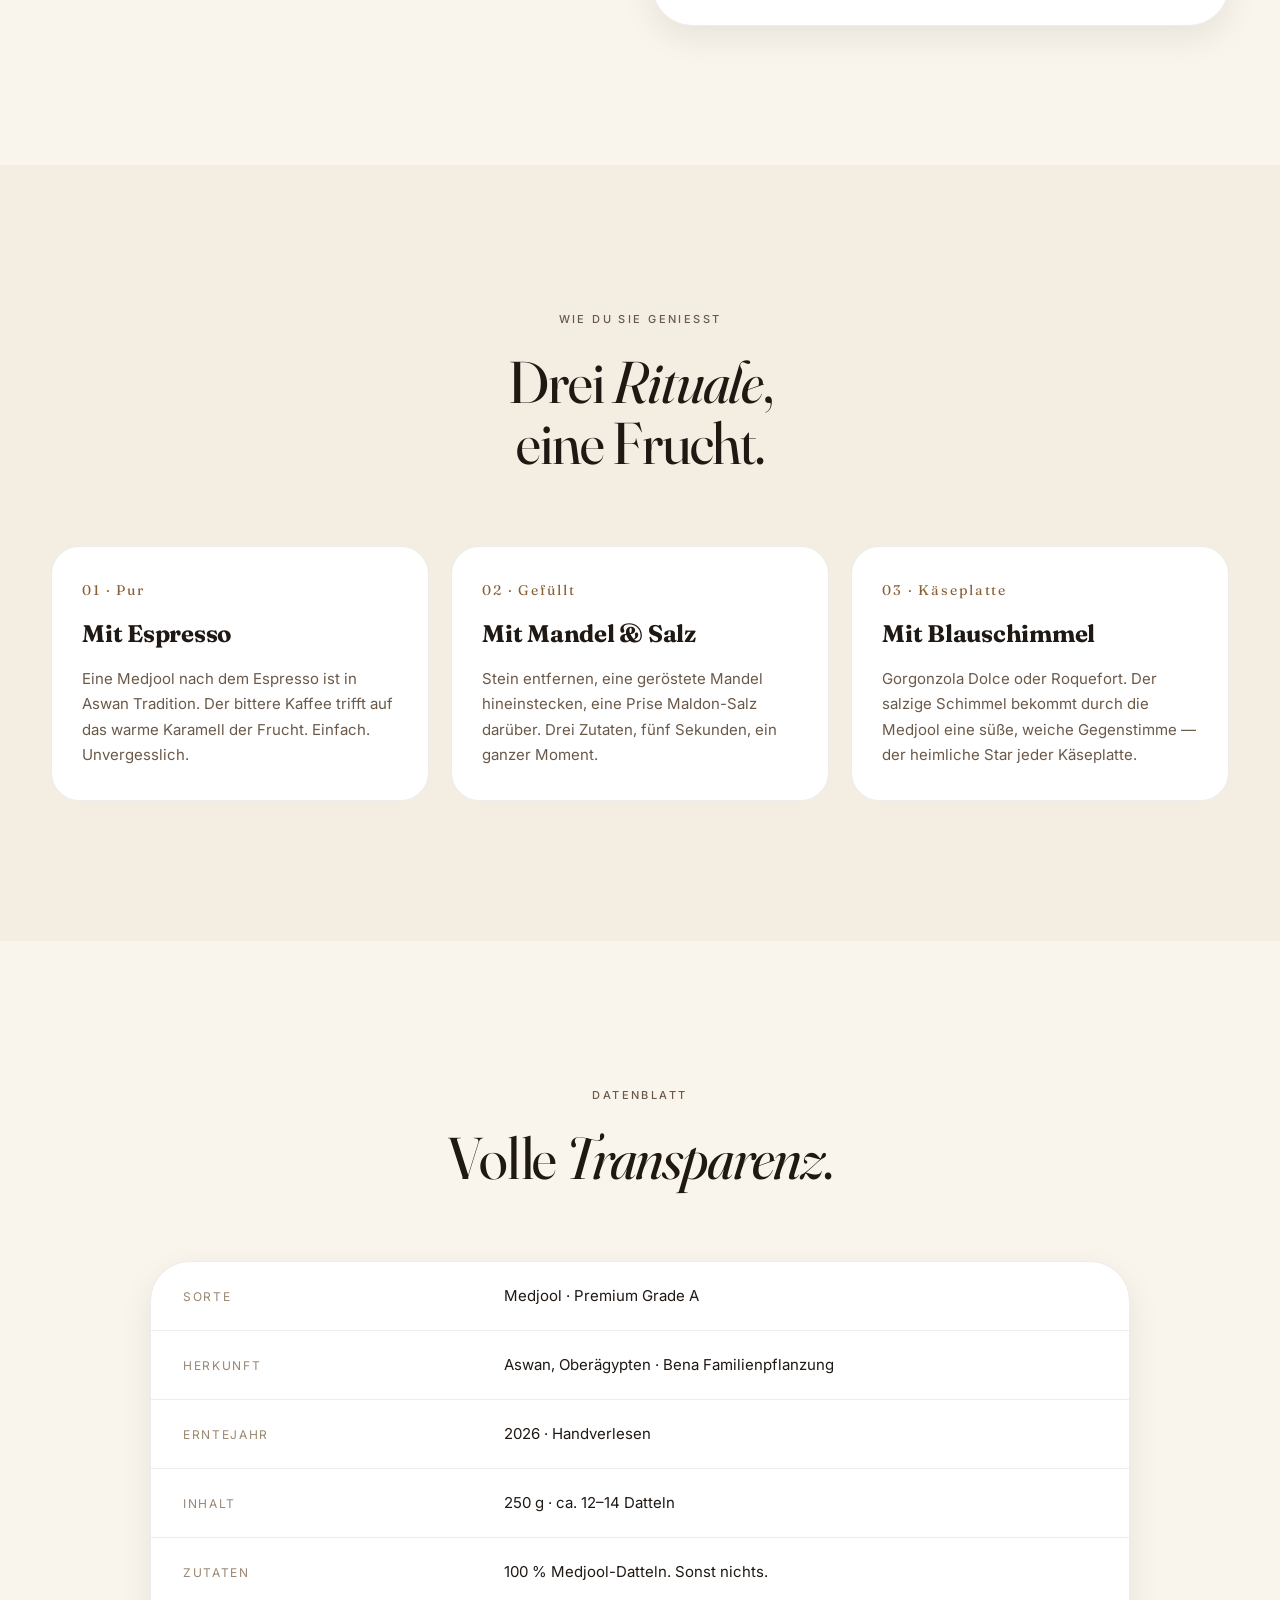
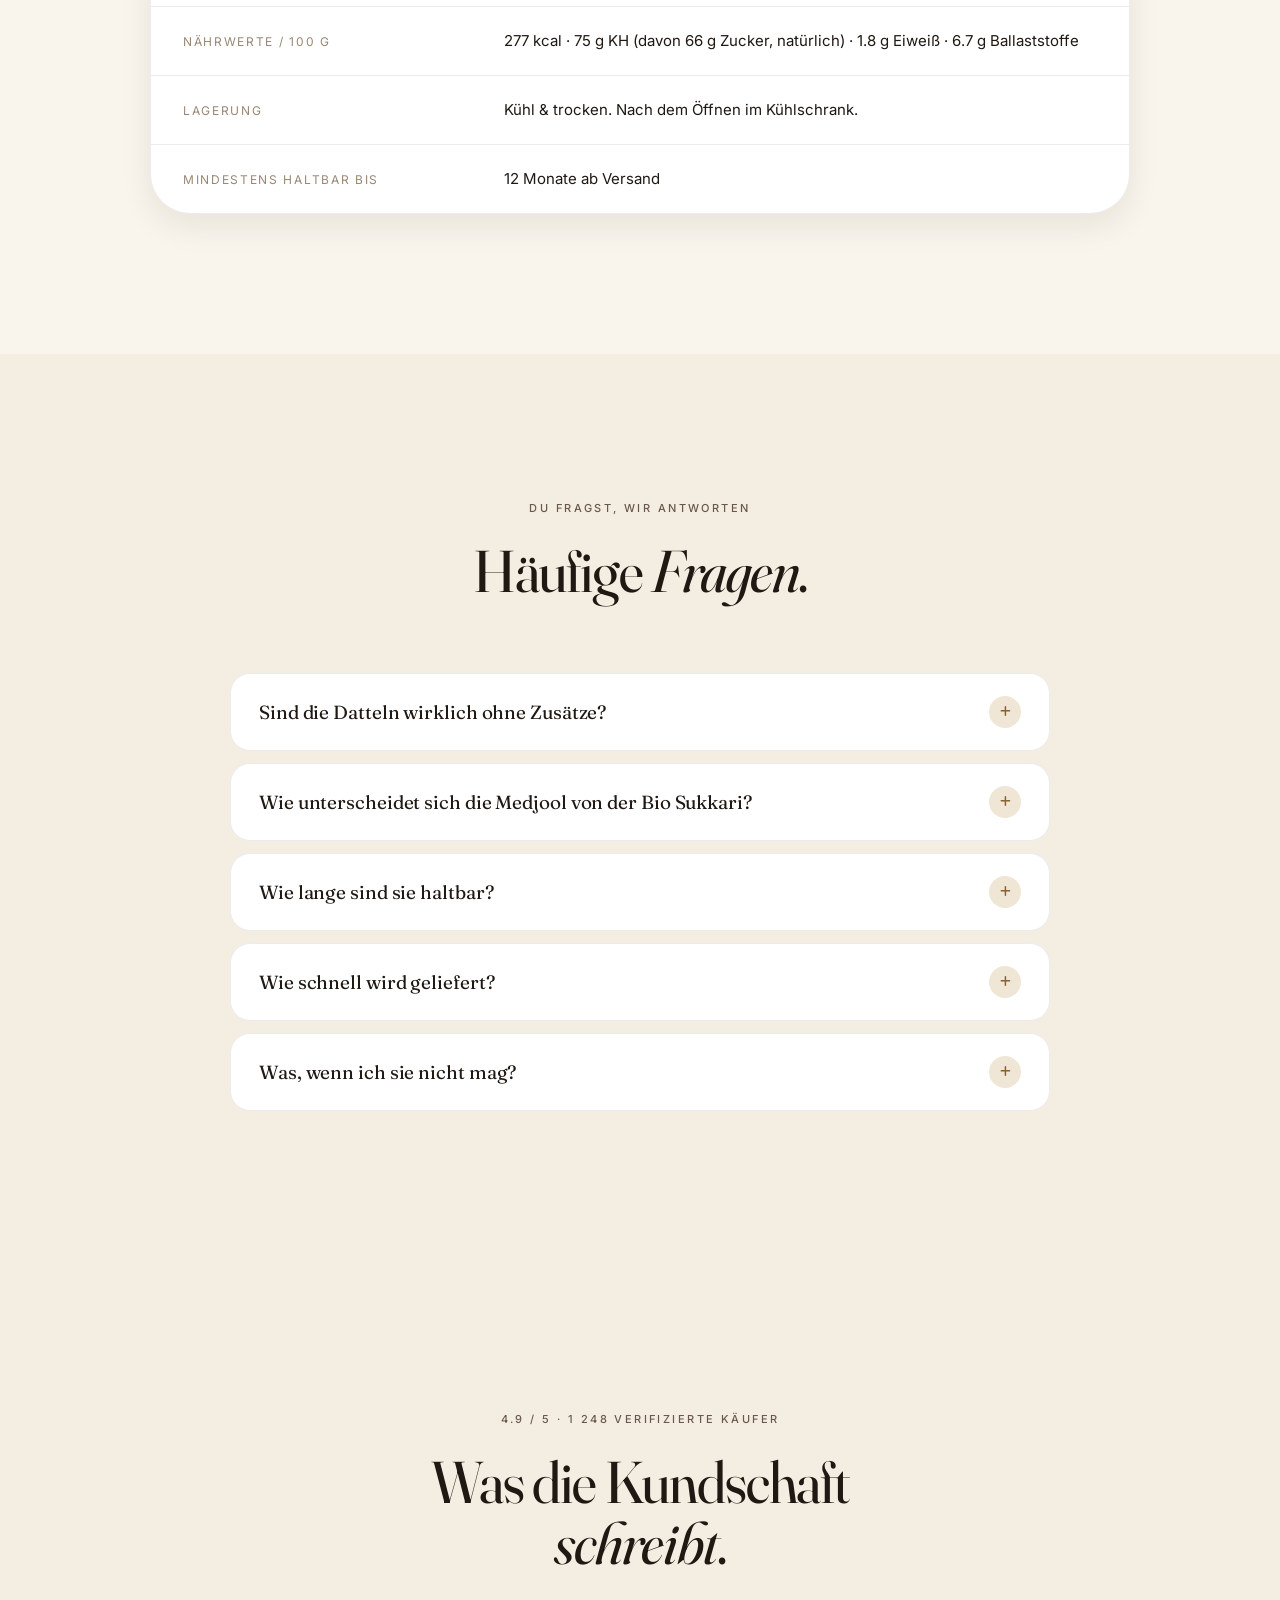
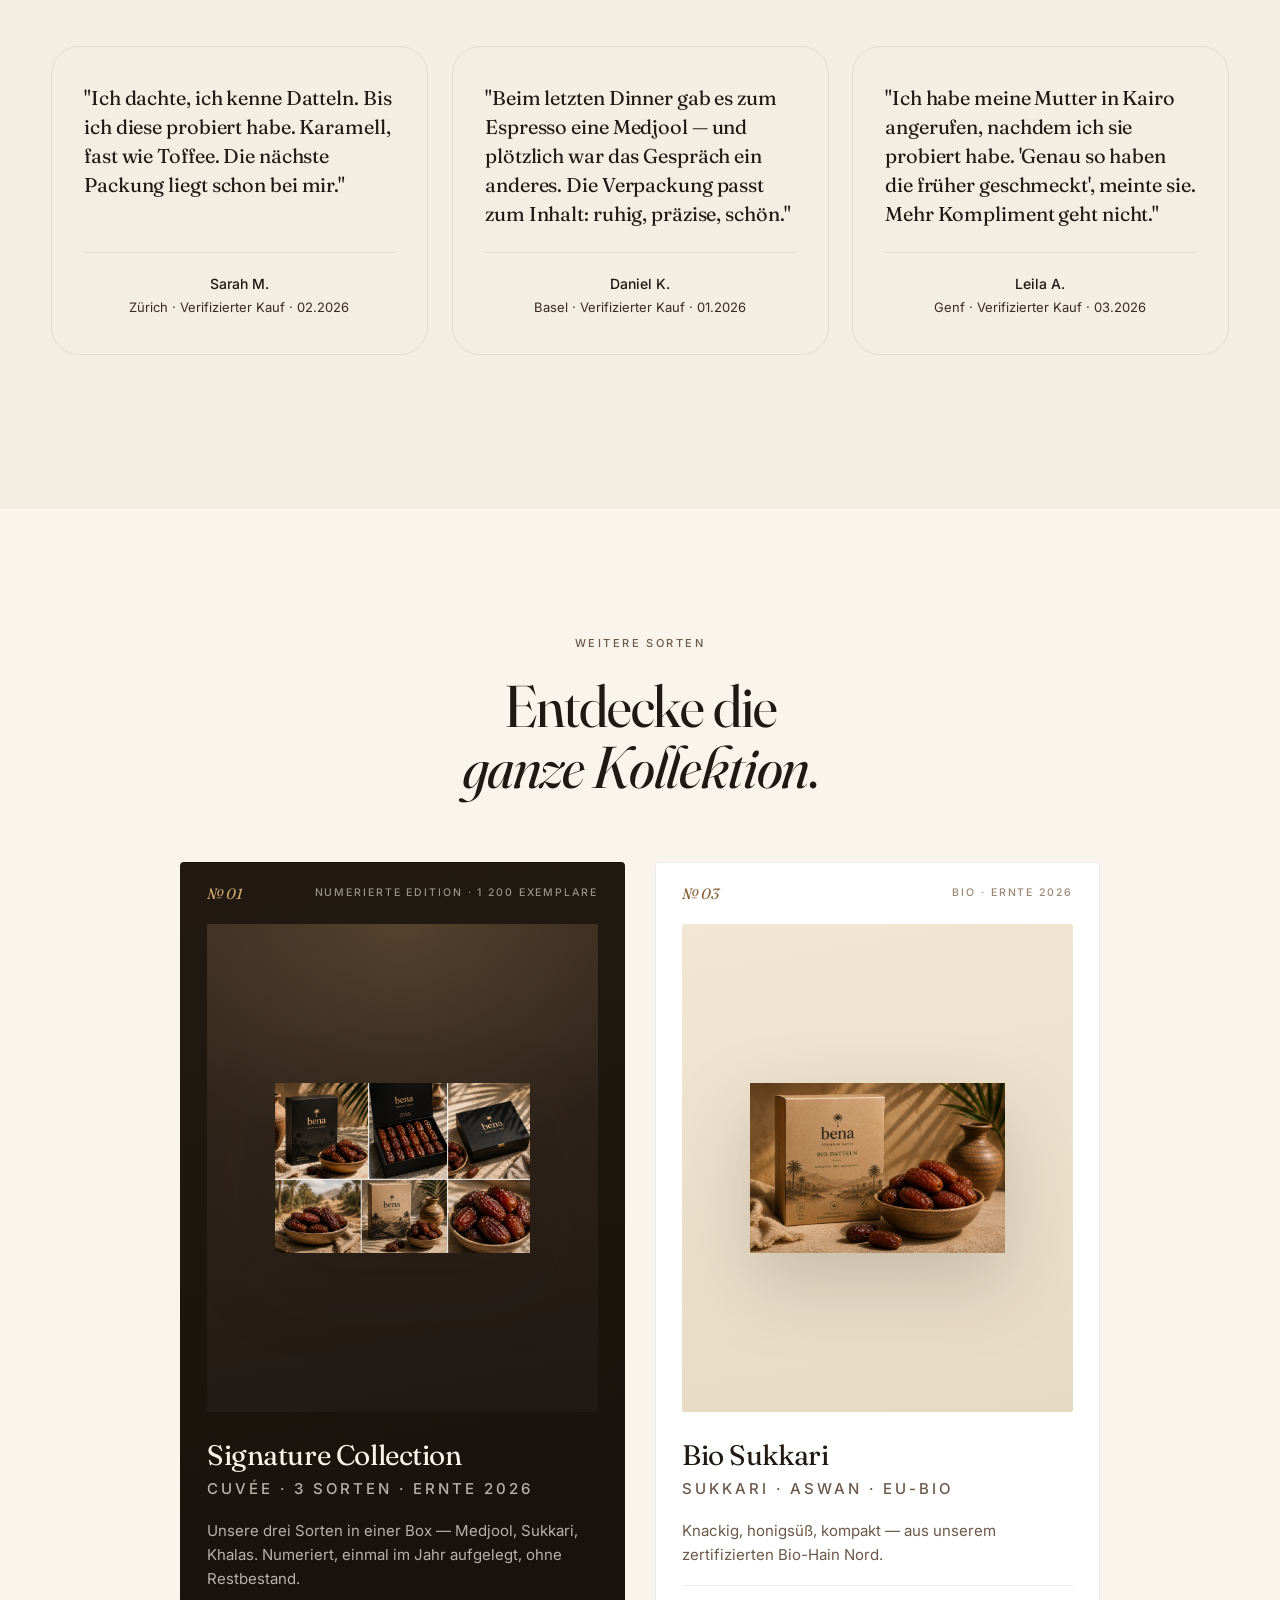
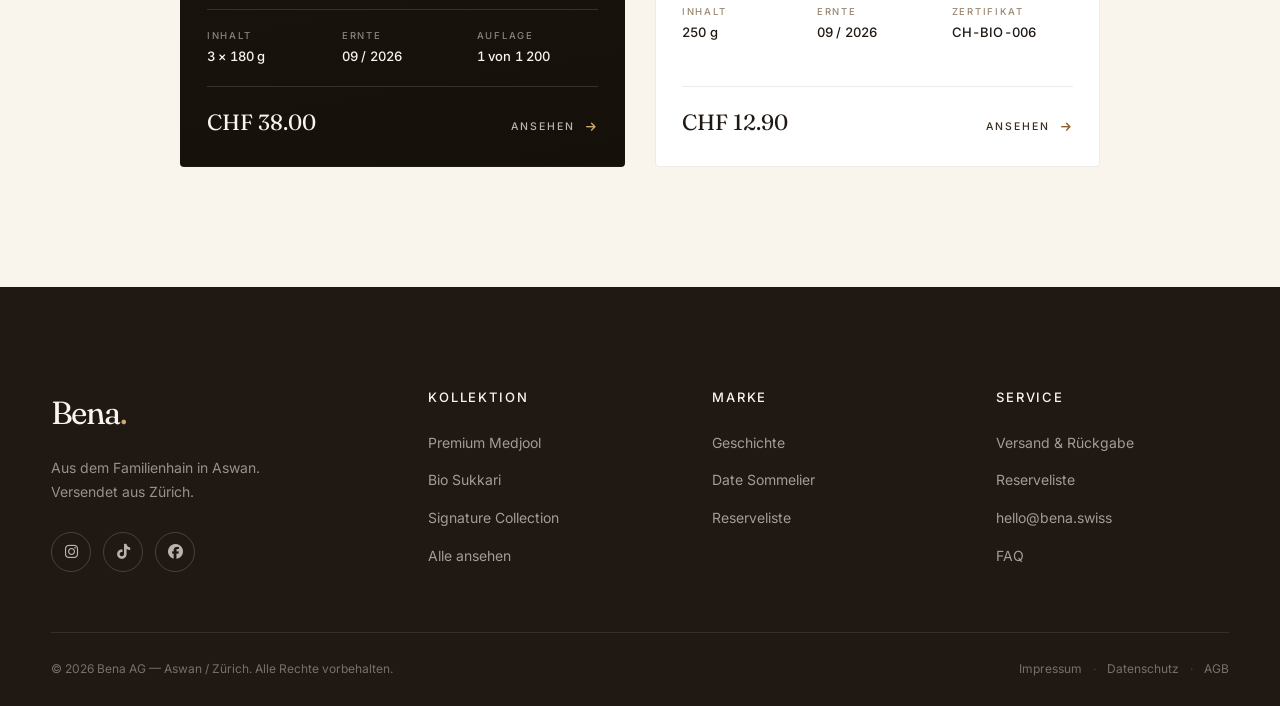
<file: product-premium.html>
<!DOCTYPE html>
<html lang="de">

<head>
    <meta charset="UTF-8">
    <meta name="viewport" content="width=device-width, initial-scale=1.0">
    <meta name="theme-color" content="#f6f1ea">
    <title>Premium Medjool — Bena</title>
    <meta name="description"
        content="Premium Medjool aus dem Familienhain in Aswan. Vollreif geerntet, von Hand sortiert, 250 g. Ernte 2026.">

    <link rel="preconnect" href="https://fonts.googleapis.com">
    <link rel="preconnect" href="https://fonts.gstatic.com" crossorigin>
    <link
        href="https://fonts.googleapis.com/css2?family=Fraunces:opsz,wght@9..144,300;9..144,400;9..144,500;9..144,600&family=Inter:wght@300;400;500;600;700&display=swap"
        rel="stylesheet">

    <link rel="stylesheet" href="style.css">
    <link rel="stylesheet" href="https://cdnjs.cloudflare.com/ajax/libs/font-awesome/6.5.1/css/all.min.css">
</head>

<body>

    <!-- ANNOUNCEMENT BAR -->
    <div class="announcement" role="region" aria-label="Ankündigung">
        <div class="announcement__inner">
            <span class="announcement__item">
                Ernte 2026 · Eine Saison · Direkt aus Aswan, verpackt in Zürich
            </span>
        </div>
    </div>

    <header id="site-header" class="site-header"></header>

    <main>

        <!-- PDP -->
        <section class="pdp" aria-labelledby="pdp-title">
            <div class="pdp__inner">

                <!-- Gallery -->
                <div class="pdp__gallery">
                    <div class="breadcrumb" style="margin-bottom: 18px;">
                        <a href="index.html">Bena</a>
                        <span aria-hidden="true">/</span>
                        <a href="index.html#products">Kollektion</a>
                        <span aria-hidden="true">/</span>
                        <span>Premium Medjool</span>
                    </div>

                    <div class="pdp__stage" id="pdp-stage">
                        <span class="pdp__stage-chip pdp__stage-chip--gold">
                            Ernte 2026 · Limitierte Auflage
                        </span>
                        <img id="pdp-main"
                            src="images/Produktbild 6.png"
                            alt="Premium Medjool Datteln in Bena Verpackung">
                    </div>

                    <div class="pdp__thumbs" role="tablist" aria-label="Produktbilder">
                        <button type="button" class="pdp__thumb is-active"
                            data-image="images/Produktbild 6.png"
                            data-alt="Premium Medjool Box"
                            role="tab"
                            aria-selected="true">
                            <img src="images/Produktbild 6.png" alt="">
                        </button>
                        <button type="button" class="pdp__thumb"
                            data-image="images/Produktbild 4.png"
                            data-alt="Premium Medjool Verpackung von oben"
                            role="tab">
                            <img src="images/Produktbild 4.png" alt="">
                        </button>
                        <button type="button" class="pdp__thumb"
                            data-image="images/Produktbild 7.png"
                            data-alt="Premium Medjool Detail"
                            role="tab">
                            <img src="images/Produktbild 7.png" alt="">
                        </button>
                        <button type="button" class="pdp__thumb"
                            data-image="images/Produktbild 8.png"
                            data-alt="Premium Medjool Lifestyle"
                            role="tab">
                            <img src="images/Produktbild 8.png" alt="">
                        </button>
                    </div>
                </div>

                <!-- Info -->
                <div class="pdp__info">
                    <span class="eyebrow">
                        <span class="eyebrow__dot" aria-hidden="true"></span>
                        Ernte 2026 · Aus dem Familienhain
                    </span>

                    <h1 id="pdp-title" class="pdp__title">
                        Premium <em>Medjool</em><br>
                        Datteln
                    </h1>

                    <div class="pdp__rating">
                        <span class="stars" aria-hidden="true">★★★★★</span>
                        <span>4.9 · 1 248 verifizierte Käufer</span>
                    </div>

                    <p class="pdp__desc">
                        Die größten Früchte unserer ältesten Palmen. Karamellig,
                        butterweich, seidig im Biss. Vollreif geerntet, von Hand
                        sortiert, ohne Glasur, ohne Sirup, ohne Pasteurisierung.
                    </p>

                    <div class="pdp__price-row">
                        <span class="pdp__price" data-base-price="24.90">CHF 24.90</span>
                        <span class="pdp__per">250 g · CHF 9.96 / 100 g</span>
                    </div>

                    <ul class="pdp__bullets">
                        <li><i class="fa-solid fa-check"></i> Ernte 2026 · September</li>
                        <li><i class="fa-solid fa-check"></i> 100 % naturbelassen</li>
                        <li><i class="fa-solid fa-check"></i> Handverlesen in Aswan</li>
                        <li><i class="fa-solid fa-check"></i> Vegan &amp; glutenfrei</li>
                        <li><i class="fa-solid fa-check"></i> Recyclebare Verpackung</li>
                        <li><i class="fa-solid fa-check"></i> CO₂-neutraler Versand</li>
                    </ul>

                    <div class="pdp__actions">
                        <div class="pdp__qty" role="group" aria-label="Menge">
                            <button type="button" class="pdp__qty-dec" aria-label="Weniger">−</button>
                            <span class="pdp__qty-value" id="pdp-qty">1</span>
                            <button type="button" class="pdp__qty-inc" aria-label="Mehr">+</button>
                        </div>

                        <button type="button"
                            class="pdp__cta js-add-to-cart"
                            data-name="Premium Medjool Datteln"
                            data-price="24.90"
                            data-image="images/Produktbild 6.png">
                            <i class="fa-solid fa-bag-shopping"></i>
                            <span>In den Warenkorb · <span class="pdp__cta-price">CHF 24.90</span></span>
                        </button>
                    </div>

                    <div class="pdp__trust">
                        <div class="pdp__trust-item">
                            <i class="fa-solid fa-truck-fast"></i>
                            Versand in 24 h · CH
                        </div>
                        <div class="pdp__trust-item">
                            <i class="fa-solid fa-shield-halved"></i>
                            14 Tage Rückgaberecht
                        </div>
                        <div class="pdp__trust-item">
                            <i class="fa-solid fa-leaf"></i>
                            Klimaneutral verpackt
                        </div>
                    </div>
                </div>
            </div>
        </section>

        <!-- TASTING NOTES -->
        <section class="tasting" id="tasting" aria-labelledby="tasting-title">
            <div class="tasting__inner">
                <div class="tasting__copy reveal">
                    <span class="eyebrow">Geschmacksprofil</span>
                    <h2 id="tasting-title" class="display display--sm">
                        Karamell, Honig,<br>
                        <em>warmer Sand</em>.
                    </h2>
                    <p>
                        Über 38 °C am Tag, kühle Nächte am Nil. Die Medjool
                        reift langsam — und entwickelt eine dichte, karamellige
                        Süße mit Noten von Honig und gerösteten Mandeln.
                    </p>
                </div>

                <div class="tasting__chart reveal" data-reveal-delay="120">
                    <div class="tasting__row">
                        <span class="tasting__label">Süße</span>
                        <div class="tasting__bar">
                            <div class="tasting__bar-fill" style="--fill: 0.95"></div>
                        </div>
                        <span class="tasting__value">5</span>
                    </div>
                    <div class="tasting__row">
                        <span class="tasting__label">Karamell</span>
                        <div class="tasting__bar">
                            <div class="tasting__bar-fill" style="--fill: 0.9"></div>
                        </div>
                        <span class="tasting__value">5</span>
                    </div>
                    <div class="tasting__row">
                        <span class="tasting__label">Weichheit</span>
                        <div class="tasting__bar">
                            <div class="tasting__bar-fill" style="--fill: 0.92"></div>
                        </div>
                        <span class="tasting__value">5</span>
                    </div>
                    <div class="tasting__row">
                        <span class="tasting__label">Honig</span>
                        <div class="tasting__bar">
                            <div class="tasting__bar-fill" style="--fill: 0.7"></div>
                        </div>
                        <span class="tasting__value">4</span>
                    </div>
                    <div class="tasting__row">
                        <span class="tasting__label">Säure</span>
                        <div class="tasting__bar">
                            <div class="tasting__bar-fill" style="--fill: 0.2"></div>
                        </div>
                        <span class="tasting__value">1</span>
                    </div>
                    <div class="tasting__row">
                        <span class="tasting__label">Intensität</span>
                        <div class="tasting__bar">
                            <div class="tasting__bar-fill" style="--fill: 0.85"></div>
                        </div>
                        <span class="tasting__value">5</span>
                    </div>
                </div>
            </div>
        </section>

        <!-- PAIRINGS -->
        <section class="pairings" aria-labelledby="pairings-title">
            <header class="section-head reveal">
                <span class="eyebrow">Wie du sie genießt</span>
                <h2 id="pairings-title" class="display display--sm">
                    Drei <em>Rituale</em>,<br>
                    eine Frucht.
                </h2>
            </header>

            <div class="pairings__grid">
                <article class="pairing reveal" data-reveal-delay="0">
                    <div class="pairing__num">01 · Pur</div>
                    <h3>Mit Espresso</h3>
                    <p>
                        Eine Medjool nach dem Espresso ist in Aswan Tradition.
                        Der bittere Kaffee trifft auf das warme Karamell der
                        Frucht. Einfach. Unvergesslich.
                    </p>
                </article>

                <article class="pairing reveal" data-reveal-delay="80">
                    <div class="pairing__num">02 · Gefüllt</div>
                    <h3>Mit Mandel &amp; Salz</h3>
                    <p>
                        Stein entfernen, eine geröstete Mandel hineinstecken,
                        eine Prise Maldon-Salz darüber. Drei Zutaten,
                        fünf Sekunden, ein ganzer Moment.
                    </p>
                </article>

                <article class="pairing reveal" data-reveal-delay="160">
                    <div class="pairing__num">03 · Käseplatte</div>
                    <h3>Mit Blauschimmel</h3>
                    <p>
                        Gorgonzola Dolce oder Roquefort. Der salzige
                        Schimmel bekommt durch die Medjool eine süße, weiche
                        Gegenstimme — der heimliche Star jeder Käseplatte.
                    </p>
                </article>
            </div>
        </section>

        <!-- SPECS -->
        <section class="specs" aria-labelledby="specs-title">
            <header class="section-head reveal">
                <span class="eyebrow">Datenblatt</span>
                <h2 id="specs-title" class="display display--sm">
                    Volle <em>Transparenz</em>.
                </h2>
            </header>

            <div class="specs__inner reveal">
                <div class="specs__row">
                    <span class="specs__key">Sorte</span>
                    <span class="specs__val">Medjool · Premium Grade A</span>
                </div>
                <div class="specs__row">
                    <span class="specs__key">Herkunft</span>
                    <span class="specs__val">Aswan, Oberägypten · Bena Familienpflanzung</span>
                </div>
                <div class="specs__row">
                    <span class="specs__key">Erntejahr</span>
                    <span class="specs__val">2026 · Handverlesen</span>
                </div>
                <div class="specs__row">
                    <span class="specs__key">Inhalt</span>
                    <span class="specs__val">250 g · ca. 12–14 Datteln</span>
                </div>
                <div class="specs__row">
                    <span class="specs__key">Zutaten</span>
                    <span class="specs__val">100 % Medjool-Datteln. Sonst nichts.</span>
                </div>
                <div class="specs__row">
                    <span class="specs__key">Nährwerte / 100 g</span>
                    <span class="specs__val">277 kcal · 75 g KH (davon 66 g Zucker, natürlich) · 1.8 g Eiweiß · 6.7 g Ballaststoffe</span>
                </div>
                <div class="specs__row">
                    <span class="specs__key">Lagerung</span>
                    <span class="specs__val">Kühl &amp; trocken. Nach dem Öffnen im Kühlschrank.</span>
                </div>
                <div class="specs__row">
                    <span class="specs__key">Mindestens haltbar bis</span>
                    <span class="specs__val">12 Monate ab Versand</span>
                </div>
            </div>
        </section>

        <!-- FAQ -->
        <section class="faq" aria-labelledby="faq-title">
            <header class="section-head reveal">
                <span class="eyebrow">Du fragst, wir antworten</span>
                <h2 id="faq-title" class="display display--sm">
                    Häufige <em>Fragen</em>.
                </h2>
            </header>

            <div class="faq__inner">
                <div class="faq__list">
                    <article class="faq__item reveal">
                        <button class="faq__question" type="button" aria-expanded="false">
                            <span>Sind die Datteln wirklich ohne Zusätze?</span>
                            <span class="faq__icon" aria-hidden="true"><i class="fa-solid fa-plus"></i></span>
                        </button>
                        <div class="faq__answer">
                            <div class="faq__answer-inner">
                                Ja. Gewaschen und von Hand verpackt — sonst
                                nichts. Keine Glasur, kein Sirup, keine
                                Konservierungsstoffe. Die natürliche Süße der
                                Frucht trägt sich selbst.
                            </div>
                        </div>
                    </article>

                    <article class="faq__item reveal">
                        <button class="faq__question" type="button" aria-expanded="false">
                            <span>Wie unterscheidet sich die Medjool von der Bio Sukkari?</span>
                            <span class="faq__icon" aria-hidden="true"><i class="fa-solid fa-plus"></i></span>
                        </button>
                        <div class="faq__answer">
                            <div class="faq__answer-inner">
                                Die Medjool ist größer, weicher, karamelliger.
                                Die Sukkari ist kompakter, knackiger und
                                erinnert an getrockneten Honigkuchen. Am
                                ehrlichsten ist es, beide nebeneinander zu
                                probieren.
                            </div>
                        </div>
                    </article>

                    <article class="faq__item reveal">
                        <button class="faq__question" type="button" aria-expanded="false">
                            <span>Wie lange sind sie haltbar?</span>
                            <span class="faq__icon" aria-hidden="true"><i class="fa-solid fa-plus"></i></span>
                        </button>
                        <div class="faq__answer">
                            <div class="faq__answer-inner">
                                Mindestens 12 Monate ab Versand, kühl und
                                trocken gelagert. Im Kühlschrank bleiben sie
                                länger frisch und werden etwas fester. Vor dem
                                Genuss kurz Raumtemperatur annehmen lassen.
                            </div>
                        </div>
                    </article>

                    <article class="faq__item reveal">
                        <button class="faq__question" type="button" aria-expanded="false">
                            <span>Wie schnell wird geliefert?</span>
                            <span class="faq__icon" aria-hidden="true"><i class="fa-solid fa-plus"></i></span>
                        </button>
                        <div class="faq__answer">
                            <div class="faq__answer-inner">
                                Versand mit A-Post Schweiz, Lieferung am nächsten
                                Werktag. Bestellungen vor 11:00 verlassen unser
                                Lager in Zürich am selben Tag.
                            </div>
                        </div>
                    </article>

                    <article class="faq__item reveal">
                        <button class="faq__question" type="button" aria-expanded="false">
                            <span>Was, wenn ich sie nicht mag?</span>
                            <span class="faq__icon" aria-hidden="true"><i class="fa-solid fa-plus"></i></span>
                        </button>
                        <div class="faq__answer">
                            <div class="faq__answer-inner">
                                Schreib uns innerhalb von 14 Tagen. Wir
                                erstatten den vollen Betrag — ohne Rückfragen,
                                ohne Rücksendung. Die geöffnete Packung
                                behältst du.
                            </div>
                        </div>
                    </article>
                </div>
            </div>
        </section>

        <!-- REVIEWS -->
        <section class="reviews" aria-labelledby="reviews-title">
            <header class="section-head reveal">
                <span class="eyebrow">4.9 / 5 · 1 248 verifizierte Käufer</span>
                <h2 id="reviews-title" class="display display--sm">
                    Was die Kundschaft<br>
                    <em>schreibt</em>.
                </h2>
            </header>

            <div class="reviews__grid">
                <figure class="review reveal" data-reveal-delay="0">
                    <div class="review__rating" aria-hidden="true">★★★★★</div>
                    <blockquote>
                        "Ich dachte, ich kenne Datteln. Bis ich diese probiert
                        habe. Karamell, fast wie Toffee. Die nächste Packung
                        liegt schon bei mir."
                    </blockquote>
                    <figcaption>
                        <strong>Sarah M.</strong>
                        <span>Zürich · Verifizierter Kauf · 02.2026</span>
                    </figcaption>
                </figure>

                <figure class="review reveal" data-reveal-delay="120">
                    <div class="review__rating" aria-hidden="true">★★★★★</div>
                    <blockquote>
                        "Beim letzten Dinner gab es zum Espresso eine Medjool —
                        und plötzlich war das Gespräch ein anderes. Die
                        Verpackung passt zum Inhalt: ruhig, präzise, schön."
                    </blockquote>
                    <figcaption>
                        <strong>Daniel K.</strong>
                        <span>Basel · Verifizierter Kauf · 01.2026</span>
                    </figcaption>
                </figure>

                <figure class="review reveal" data-reveal-delay="240">
                    <div class="review__rating" aria-hidden="true">★★★★★</div>
                    <blockquote>
                        "Ich habe meine Mutter in Kairo angerufen, nachdem ich
                        sie probiert habe. 'Genau so haben die früher
                        geschmeckt', meinte sie. Mehr Kompliment geht nicht."
                    </blockquote>
                    <figcaption>
                        <strong>Leila A.</strong>
                        <span>Genf · Verifizierter Kauf · 03.2026</span>
                    </figcaption>
                </figure>
            </div>
        </section>

        <!-- RELATED -->
        <section class="showcase showcase--related" aria-labelledby="related-title">
            <header class="section-head reveal">
                <span class="eyebrow">Weitere Sorten</span>
                <h2 id="related-title" class="display display--sm">
                    Entdecke die<br>
                    <em>ganze Kollektion</em>.
                </h2>
            </header>

            <div class="showcase__grid showcase__grid--duo" data-showcase-grid data-showcase-exclude="premium"></div>
        </section>

    </main>

    <!-- FOOTER -->
    <footer class="footer">
        <div class="footer__inner">
            <div class="footer__brand">
                <a href="index.html" class="footer__logo">Bena<span>.</span></a>
                <p>
                    Aus dem Familienhain in Aswan.<br>
                    Versendet aus Zürich.
                </p>
                <div class="footer__socials">
                    <a href="https://instagram.com/bena.swiss" target="_blank" rel="noopener noreferrer"
                        aria-label="Instagram">
                        <i class="fa-brands fa-instagram"></i>
                    </a>
                    <a href="https://tiktok.com" target="_blank" rel="noopener noreferrer" aria-label="TikTok">
                        <i class="fa-brands fa-tiktok"></i>
                    </a>
                    <a href="https://facebook.com" target="_blank" rel="noopener noreferrer" aria-label="Facebook">
                        <i class="fa-brands fa-facebook"></i>
                    </a>
                </div>
            </div>

            <div class="footer__col">
                <h4>Kollektion</h4>
                <ul>
                    <li><a href="product-premium.html">Premium Medjool</a></li>
                    <li><a href="product-bio.html">Bio Sukkari</a></li>
                    <li><a href="product-premium.html">Signature Collection</a></li>
                    <li><a href="index.html#products">Alle ansehen</a></li>
                </ul>
            </div>

            <div class="footer__col">
                <h4>Marke</h4>
                <ul>
                    <li><a href="about.html">Geschichte</a></li>
                    <li><a href="index.html#sommelier">Date Sommelier</a></li>
                    <li><a href="newsletter.html">Reserveliste</a></li>
                </ul>
            </div>

            <div class="footer__col">
                <h4>Service</h4>
                <ul>
                    <li><a href="shipping.html">Versand &amp; Rückgabe</a></li>
                    <li><a href="newsletter.html">Reserveliste</a></li>
                    <li><a href="mailto:hello@bena.swiss">hello@bena.swiss</a></li>
                    <li><a href="#">FAQ</a></li>
                </ul>
            </div>
        </div>

        <div class="footer__base">
            <p>© 2026 Bena AG — Aswan / Zürich. Alle Rechte vorbehalten.</p>
            <p>
                <a href="#">Impressum</a>
                <span aria-hidden="true">·</span>
                <a href="#">Datenschutz</a>
                <span aria-hidden="true">·</span>
                <a href="#">AGB</a>
            </p>
        </div>
    </footer>

    <!-- STICKY BUY BAR (mobile) -->
    <div class="sticky-buy">
        <div class="sticky-buy__price">
            <small>250 g · Medjool</small>
            <strong class="sticky-buy__amount">CHF 24.90</strong>
        </div>
        <button type="button"
            class="sticky-buy__cta js-add-to-cart"
            data-name="Premium Medjool Datteln"
            data-price="24.90"
            data-image="images/Produktbild 6.png">
            In den Warenkorb
        </button>
    </div>

    <!-- CART SIDEBAR -->
    <aside class="cart" id="cart-sidebar" aria-label="Warenkorb" aria-hidden="true">
        <header class="cart__head">
            <h2>Warenkorb</h2>
            <button type="button" class="cart__close" onclick="closeCart()" aria-label="Warenkorb schließen">
                <i class="fa-solid fa-xmark"></i>
            </button>
        </header>
        <div class="cart__body">
            <div class="cart__empty" id="cart-empty">
                <i class="fa-solid fa-basket-shopping"></i>
                <p>Dein Warenkorb ist noch leer.</p>
                <a href="index.html#products" class="btn btn--ghost" onclick="closeCart()">Kollektion entdecken</a>
            </div>
            <ul class="cart__items" id="cart-items"></ul>
        </div>
        <footer class="cart__foot" id="cart-foot" hidden>
            <div class="cart__total">
                <span>Zwischensumme</span>
                <strong id="cart-total">CHF 0.00</strong>
            </div>
            <button class="btn btn--primary btn--full">Zur Kasse</button>
            <p class="cart__hint">Versand &amp; Steuern werden im Checkout berechnet.</p>
        </footer>
    </aside>
    <div class="cart-overlay" id="cart-overlay" onclick="closeCart()" hidden></div>

    <script src="script.js" defer></script>
</body>

</html>
</file>
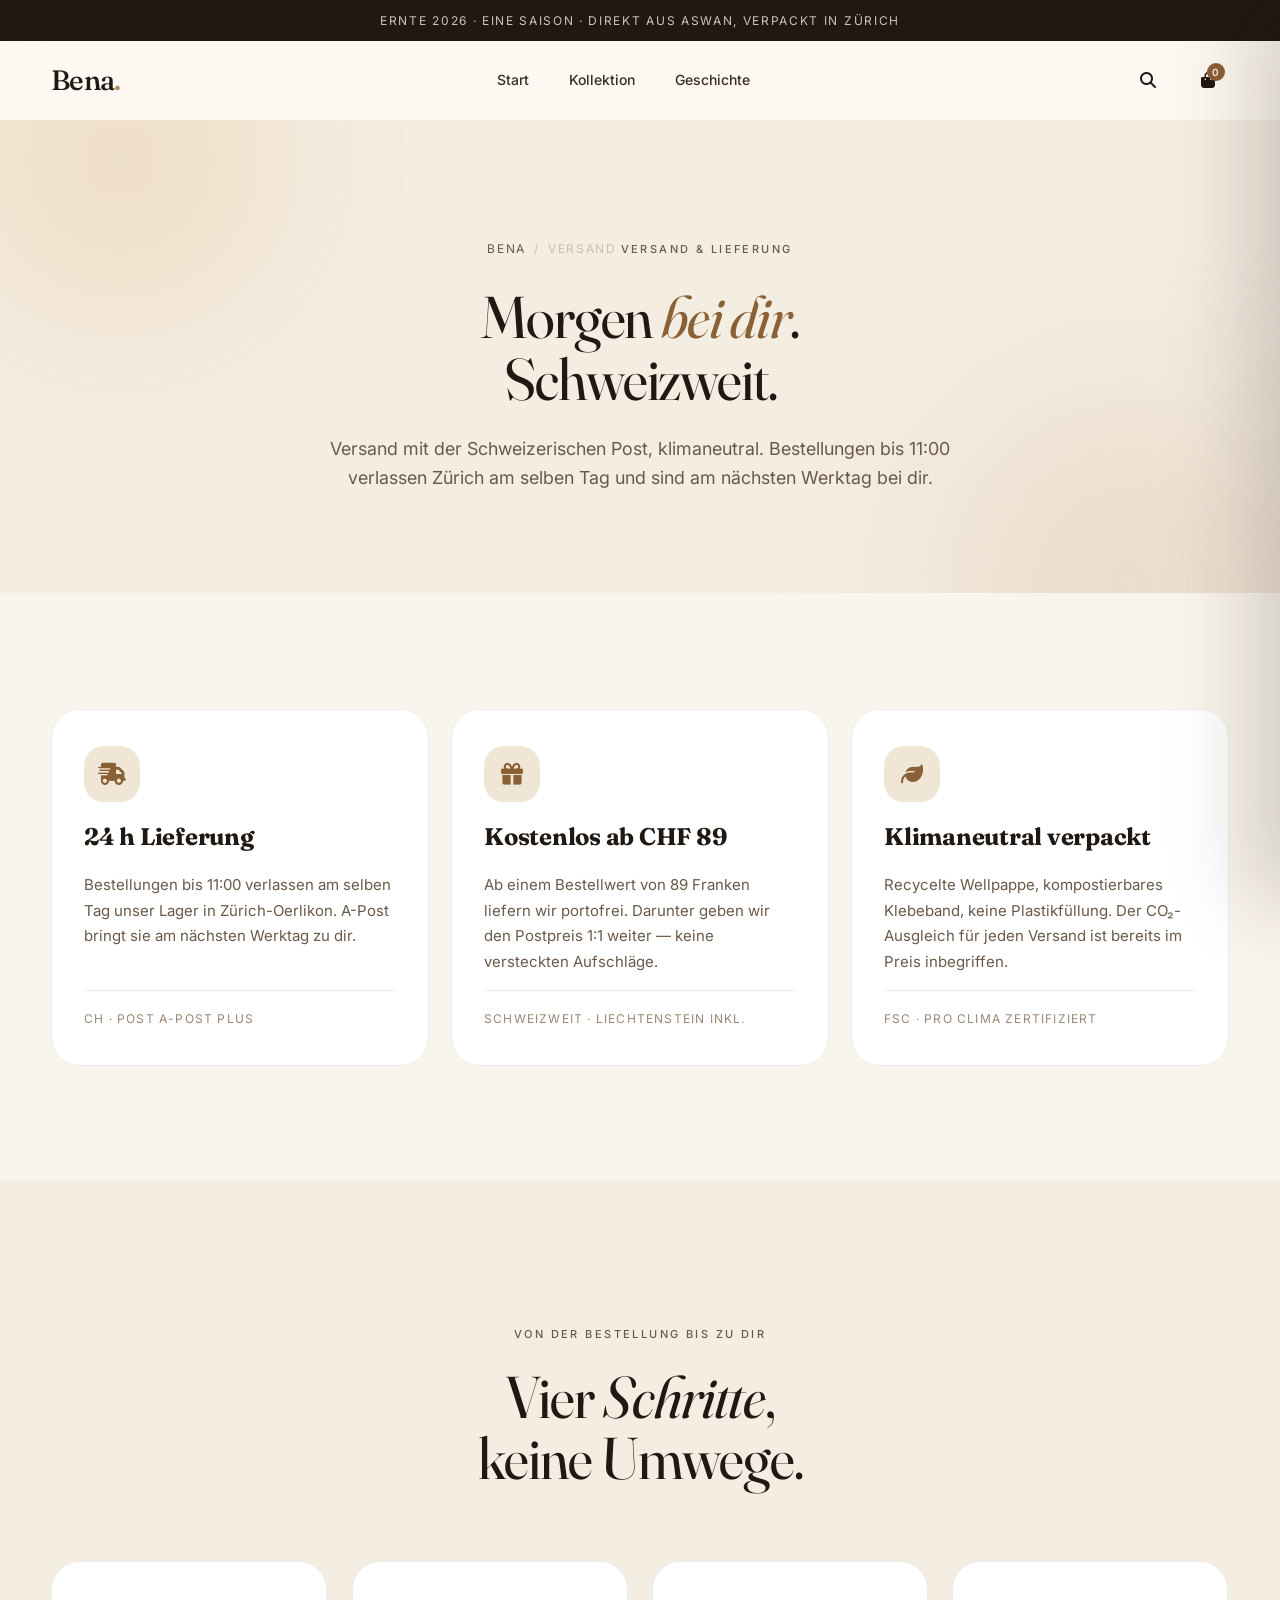
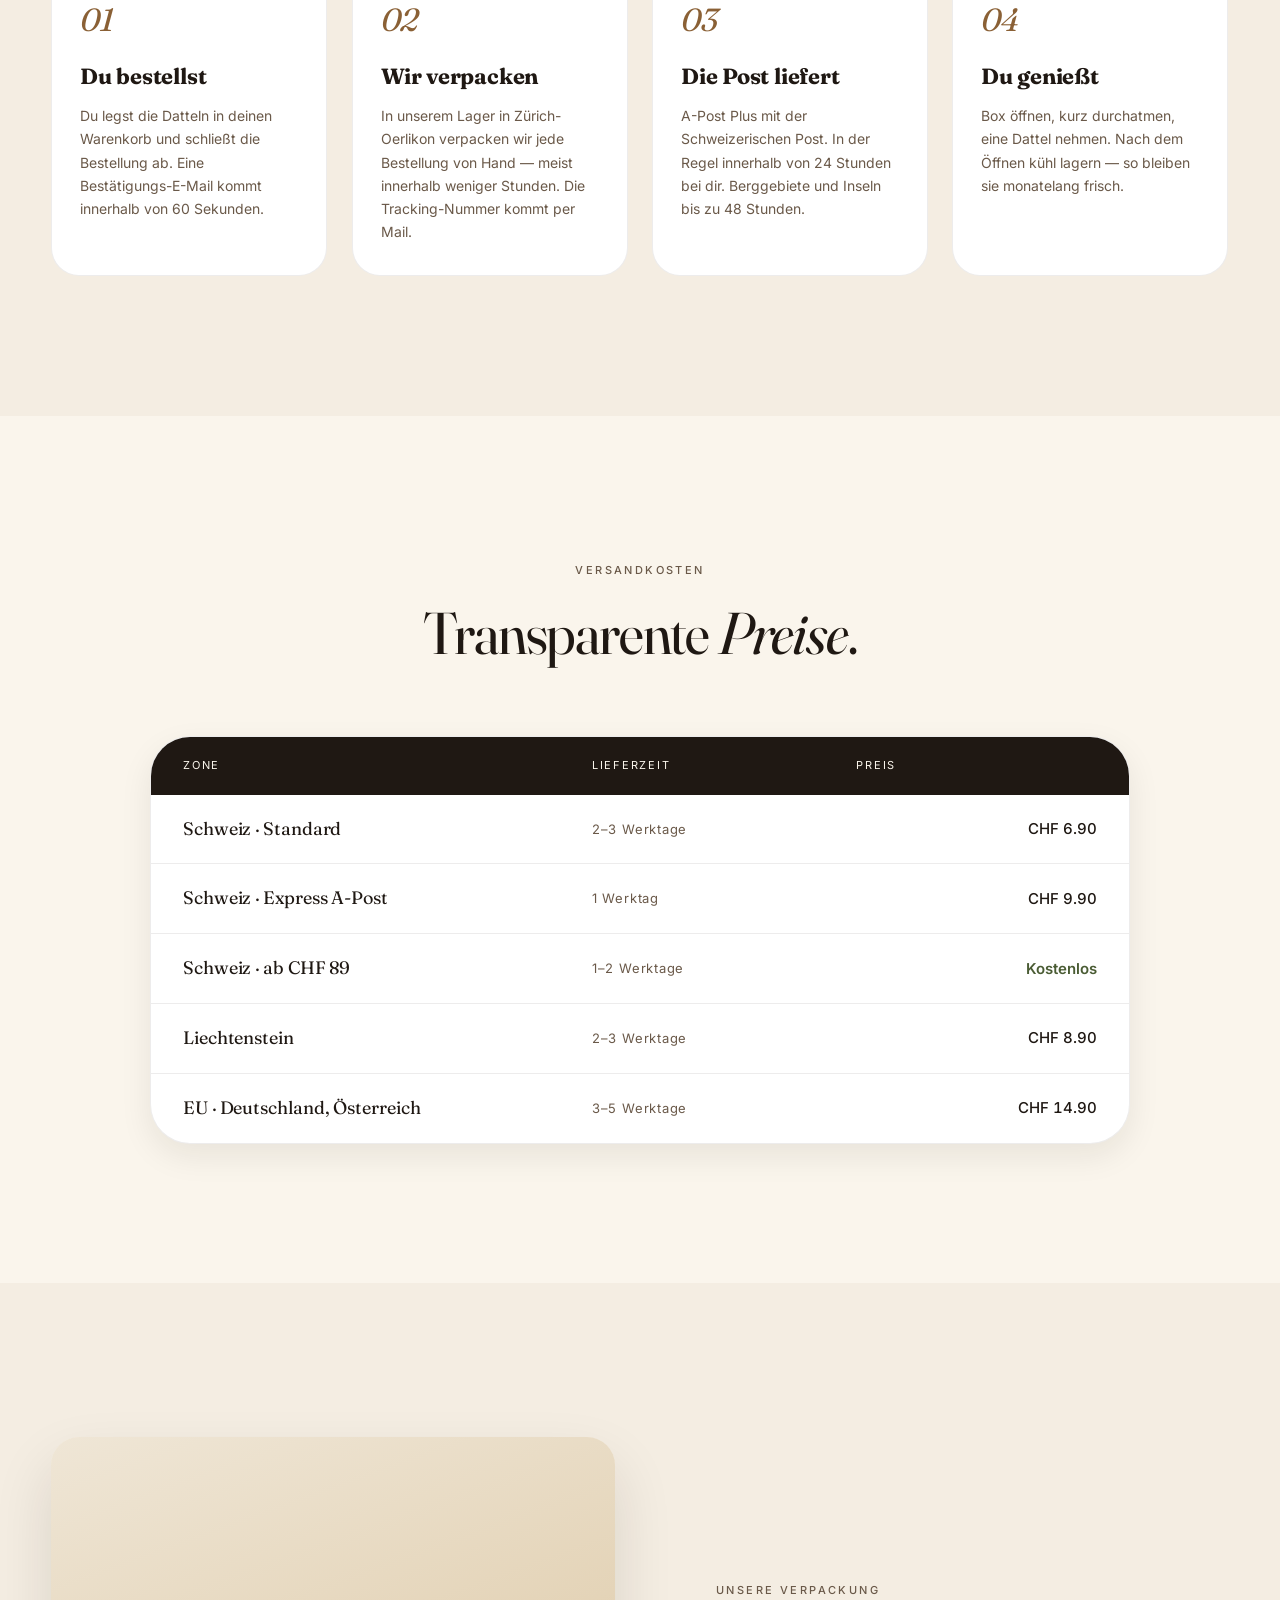
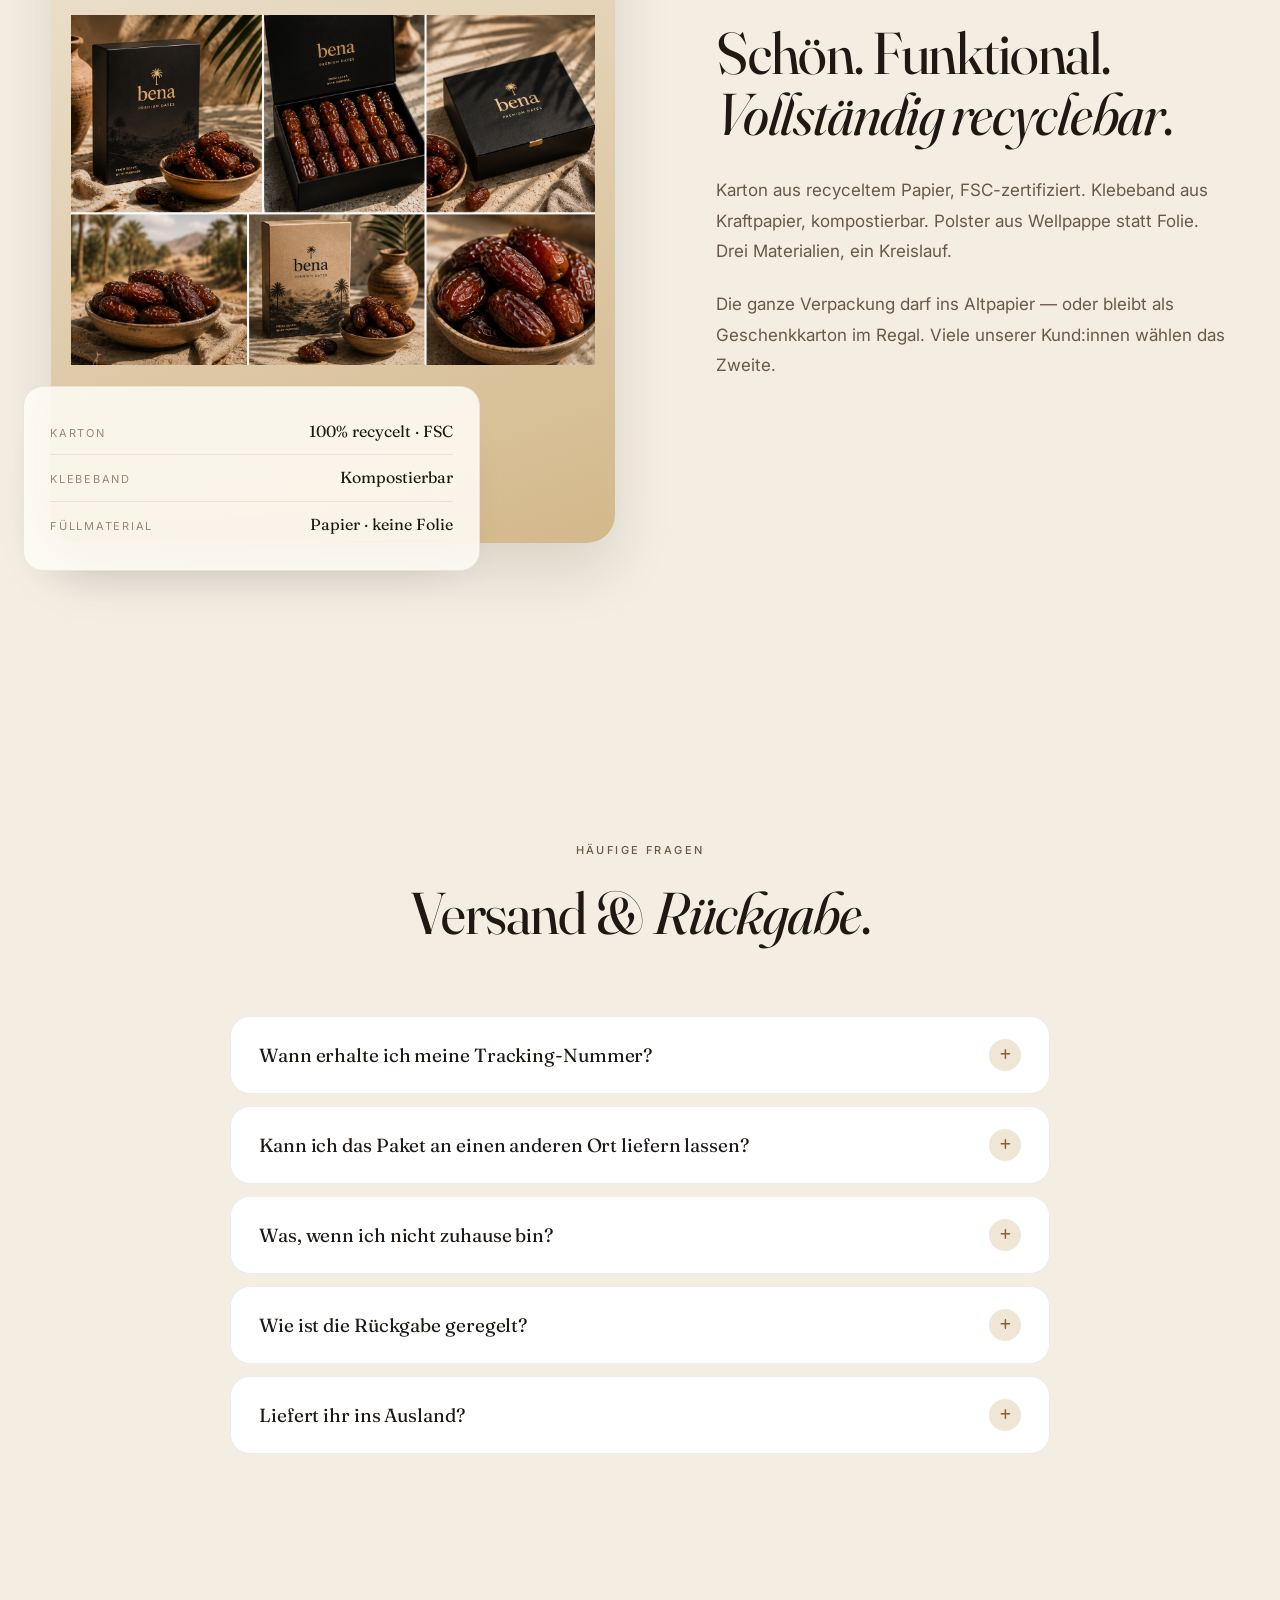
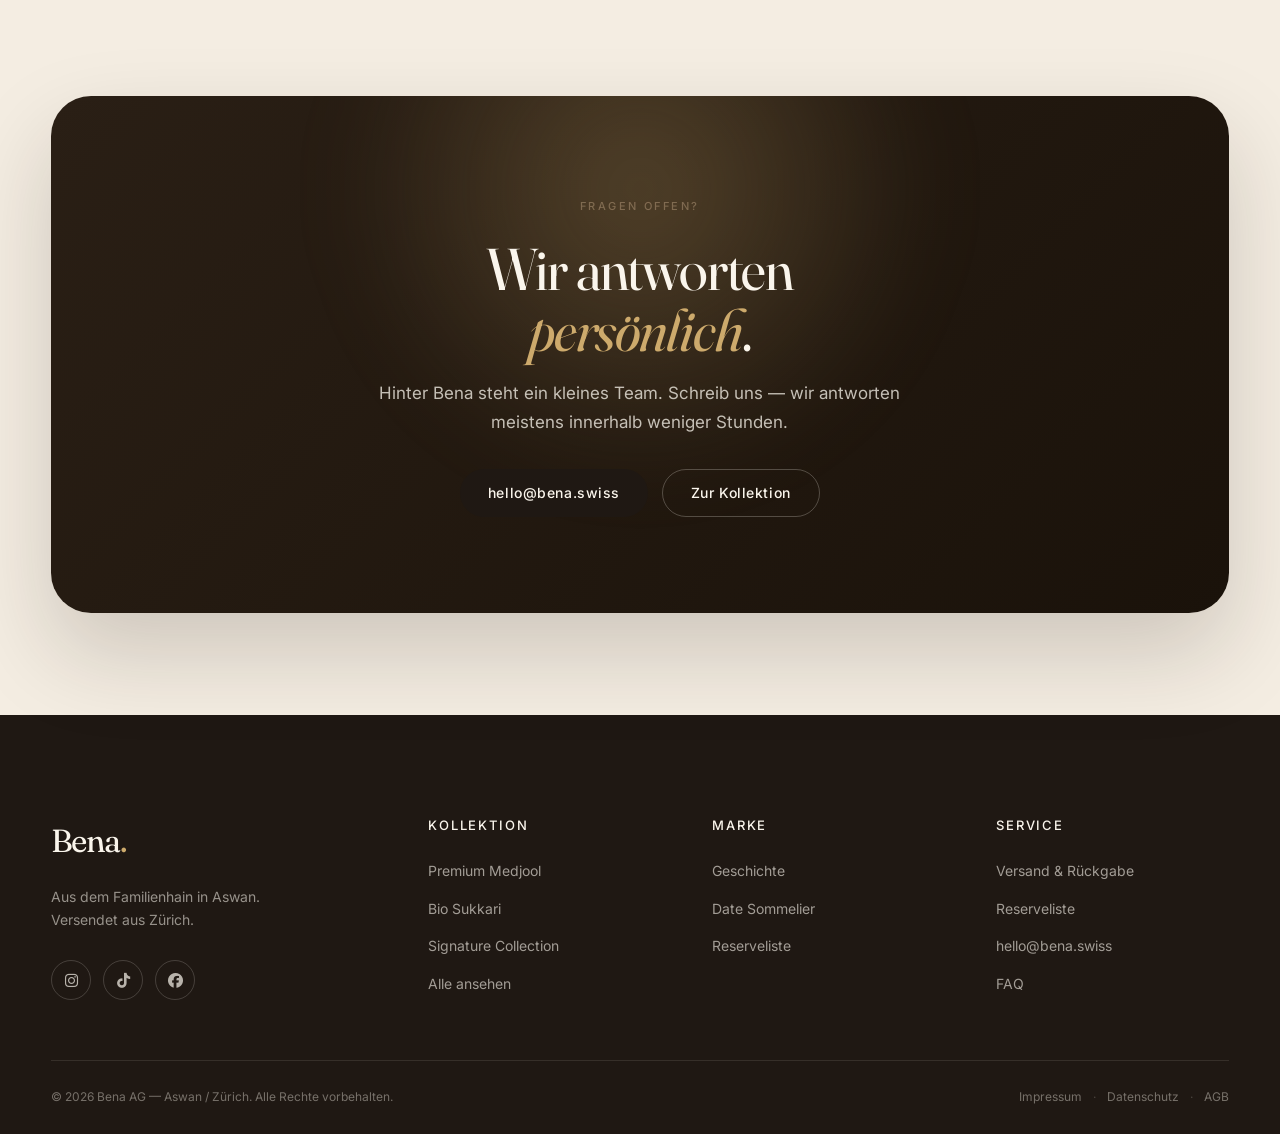
<file: shipping.html>
<!DOCTYPE html>
<html lang="de">

<head>
    <meta charset="UTF-8">
    <meta name="viewport" content="width=device-width, initial-scale=1.0">
    <meta name="theme-color" content="#f6f1ea">
    <title>Versand &amp; Lieferung — Bena</title>
    <meta name="description"
        content="Versand und Lieferung bei Bena. A-Post Schweiz, klimaneutral, kostenlos ab CHF 89. Verpackt in Zürich-Oerlikon.">

    <link rel="preconnect" href="https://fonts.googleapis.com">
    <link rel="preconnect" href="https://fonts.gstatic.com" crossorigin>
    <link
        href="https://fonts.googleapis.com/css2?family=Fraunces:opsz,wght@9..144,300;9..144,400;9..144,500;9..144,600&family=Inter:wght@300;400;500;600;700&display=swap"
        rel="stylesheet">

    <link rel="stylesheet" href="style.css">
    <link rel="stylesheet" href="https://cdnjs.cloudflare.com/ajax/libs/font-awesome/6.5.1/css/all.min.css">
</head>

<body>

    <div class="announcement" role="region" aria-label="Ankündigung">
        <div class="announcement__inner">
            <span class="announcement__item">
                Ernte 2026 · Eine Saison · Direkt aus Aswan, verpackt in Zürich
            </span>
        </div>
    </div>

    <header id="site-header" class="site-header"></header>

    <main>

        <!-- PAGE HERO -->
        <section class="page-hero">
            <div class="page-hero__bg" aria-hidden="true"></div>

            <div class="page-hero__inner reveal">
                <div class="breadcrumb">
                    <a href="index.html">Bena</a>
                    <span aria-hidden="true">/</span>
                    <span>Versand</span>
                </div>

                <span class="eyebrow">
                    <span class="eyebrow__dot" aria-hidden="true"></span>
                    Versand &amp; Lieferung
                </span>

                <h1 class="display display--sm">
                    Morgen <em>bei dir</em>.<br>
                    Schweizweit.
                </h1>

                <p class="page-hero__lede">
                    Versand mit der Schweizerischen Post, klimaneutral.
                    Bestellungen bis 11:00 verlassen Zürich am selben Tag und
                    sind am nächsten Werktag bei dir.
                </p>
            </div>
        </section>

        <!-- KEY FEATURES -->
        <section class="shipping-features" aria-labelledby="features-title">
            <h2 id="features-title" class="visually-hidden">Versandvorteile</h2>

            <div class="shipping-features__grid">
                <article class="shipping-feature reveal" data-reveal-delay="0">
                    <div class="shipping-feature__icon">
                        <i class="fa-solid fa-truck-fast"></i>
                    </div>
                    <h3>24 h Lieferung</h3>
                    <p>
                        Bestellungen bis 11:00 verlassen am selben Tag unser
                        Lager in Zürich-Oerlikon. A-Post bringt sie am nächsten
                        Werktag zu dir.
                    </p>
                    <div class="shipping-feature__meta">CH · Post A-Post Plus</div>
                </article>

                <article class="shipping-feature reveal" data-reveal-delay="80">
                    <div class="shipping-feature__icon">
                        <i class="fa-solid fa-gift"></i>
                    </div>
                    <h3>Kostenlos ab CHF 89</h3>
                    <p>
                        Ab einem Bestellwert von 89 Franken liefern wir
                        portofrei. Darunter geben wir den Postpreis 1:1 weiter
                        — keine versteckten Aufschläge.
                    </p>
                    <div class="shipping-feature__meta">Schweizweit · Liechtenstein inkl.</div>
                </article>

                <article class="shipping-feature reveal" data-reveal-delay="160">
                    <div class="shipping-feature__icon">
                        <i class="fa-solid fa-leaf"></i>
                    </div>
                    <h3>Klimaneutral verpackt</h3>
                    <p>
                        Recycelte Wellpappe, kompostierbares Klebeband, keine
                        Plastikfüllung. Der CO₂-Ausgleich für jeden Versand ist
                        bereits im Preis inbegriffen.
                    </p>
                    <div class="shipping-feature__meta">FSC · pro Clima zertifiziert</div>
                </article>
            </div>
        </section>

        <!-- PROCESS STEPS -->
        <section class="steps" aria-labelledby="steps-title">
            <header class="section-head reveal">
                <span class="eyebrow">Von der Bestellung bis zu dir</span>
                <h2 id="steps-title" class="display display--sm">
                    Vier <em>Schritte</em>,<br>
                    keine Umwege.
                </h2>
            </header>

            <div class="steps__grid">
                <article class="step reveal" data-reveal-delay="0">
                    <span class="step__num">01</span>
                    <h3>Du bestellst</h3>
                    <p>
                        Du legst die Datteln in deinen Warenkorb und schließt
                        die Bestellung ab. Eine Bestätigungs-E-Mail kommt
                        innerhalb von 60 Sekunden.
                    </p>
                </article>

                <article class="step reveal" data-reveal-delay="80">
                    <span class="step__num">02</span>
                    <h3>Wir verpacken</h3>
                    <p>
                        In unserem Lager in Zürich-Oerlikon verpacken wir
                        jede Bestellung von Hand — meist innerhalb weniger
                        Stunden. Die Tracking-Nummer kommt per Mail.
                    </p>
                </article>

                <article class="step reveal" data-reveal-delay="160">
                    <span class="step__num">03</span>
                    <h3>Die Post liefert</h3>
                    <p>
                        A-Post Plus mit der Schweizerischen Post. In der
                        Regel innerhalb von 24 Stunden bei dir. Berggebiete
                        und Inseln bis zu 48 Stunden.
                    </p>
                </article>

                <article class="step reveal" data-reveal-delay="240">
                    <span class="step__num">04</span>
                    <h3>Du genießt</h3>
                    <p>
                        Box öffnen, kurz durchatmen, eine Dattel nehmen. Nach
                        dem Öffnen kühl lagern — so bleiben sie monatelang
                        frisch.
                    </p>
                </article>
            </div>
        </section>

        <!-- PRICING TABLE -->
        <section class="pricing" aria-labelledby="pricing-title">
            <header class="section-head reveal">
                <span class="eyebrow">Versandkosten</span>
                <h2 id="pricing-title" class="display display--sm">
                    Transparente <em>Preise</em>.
                </h2>
            </header>

            <div class="pricing__inner reveal">
                <div class="pricing__table">
                    <div class="pricing__head">
                        <span>Zone</span>
                        <span>Lieferzeit</span>
                        <span>Preis</span>
                    </div>

                    <div class="pricing__row">
                        <span class="pricing__zone">Schweiz · Standard</span>
                        <span class="pricing__time">2–3 Werktage</span>
                        <span class="pricing__price">CHF 6.90</span>
                    </div>

                    <div class="pricing__row">
                        <span class="pricing__zone">Schweiz · Express A-Post</span>
                        <span class="pricing__time">1 Werktag</span>
                        <span class="pricing__price">CHF 9.90</span>
                    </div>

                    <div class="pricing__row">
                        <span class="pricing__zone">Schweiz · ab CHF 89</span>
                        <span class="pricing__time">1–2 Werktage</span>
                        <span class="pricing__price pricing__price--free">Kostenlos</span>
                    </div>

                    <div class="pricing__row">
                        <span class="pricing__zone">Liechtenstein</span>
                        <span class="pricing__time">2–3 Werktage</span>
                        <span class="pricing__price">CHF 8.90</span>
                    </div>

                    <div class="pricing__row">
                        <span class="pricing__zone">EU · Deutschland, Österreich</span>
                        <span class="pricing__time">3–5 Werktage</span>
                        <span class="pricing__price">CHF 14.90</span>
                    </div>
                </div>
            </div>
        </section>

        <!-- ASWAN STORY (reused) — packaging philosophy -->
        <section class="story" aria-labelledby="packaging-title">
            <div class="story__inner">
                <div class="story__visual reveal">
                    <div class="story__image">
                        <img src="images/Produktbild 4.png" alt="Bena Verpackung von oben">
                    </div>
                    <div class="story__plate">
                        <div class="story__plate-row">
                            <span class="story__plate-key">Karton</span>
                            <span class="story__plate-val">100% recycelt · FSC</span>
                        </div>
                        <div class="story__plate-row">
                            <span class="story__plate-key">Klebeband</span>
                            <span class="story__plate-val">Kompostierbar</span>
                        </div>
                        <div class="story__plate-row">
                            <span class="story__plate-key">Füllmaterial</span>
                            <span class="story__plate-val">Papier · keine Folie</span>
                        </div>
                    </div>
                </div>

                <div class="story__copy reveal" data-reveal-delay="120">
                    <span class="eyebrow">Unsere Verpackung</span>
                    <h2 id="packaging-title" class="display display--sm">
                        Schön. Funktional.<br>
                        <em>Vollständig recyclebar</em>.
                    </h2>
                    <p>
                        Karton aus recyceltem Papier, FSC-zertifiziert.
                        Klebeband aus Kraftpapier, kompostierbar. Polster aus
                        Wellpappe statt Folie. Drei Materialien, ein
                        Kreislauf.
                    </p>
                    <p>
                        Die ganze Verpackung darf ins Altpapier — oder bleibt
                        als Geschenkkarton im Regal. Viele unserer Kund:innen
                        wählen das Zweite.
                    </p>
                </div>
            </div>
        </section>

        <!-- FAQ -->
        <section class="faq" aria-labelledby="ship-faq-title">
            <header class="section-head reveal">
                <span class="eyebrow">Häufige Fragen</span>
                <h2 id="ship-faq-title" class="display display--sm">
                    Versand &amp; <em>Rückgabe</em>.
                </h2>
            </header>

            <div class="faq__inner">
                <div class="faq__list">
                    <article class="faq__item reveal">
                        <button class="faq__question" type="button" aria-expanded="false">
                            <span>Wann erhalte ich meine Tracking-Nummer?</span>
                            <span class="faq__icon" aria-hidden="true"><i class="fa-solid fa-plus"></i></span>
                        </button>
                        <div class="faq__answer">
                            <div class="faq__answer-inner">
                                Sobald wir dein Paket verpackt und an die Post
                                übergeben haben — meistens am gleichen Tag,
                                spätestens am Folgetag. Die Mail enthält einen
                                Link zur Live-Sendungsverfolgung.
                            </div>
                        </div>
                    </article>

                    <article class="faq__item reveal">
                        <button class="faq__question" type="button" aria-expanded="false">
                            <span>Kann ich das Paket an einen anderen Ort liefern lassen?</span>
                            <span class="faq__icon" aria-hidden="true"><i class="fa-solid fa-plus"></i></span>
                        </button>
                        <div class="faq__answer">
                            <div class="faq__answer-inner">
                                Ja. Im Checkout kannst du eine abweichende
                                Lieferadresse angeben. Auch eine Lieferung an
                                eine Post-Filiale oder Abholstelle ist möglich
                                — wähle dafür "MyPost 24" als Adresse.
                            </div>
                        </div>
                    </article>

                    <article class="faq__item reveal">
                        <button class="faq__question" type="button" aria-expanded="false">
                            <span>Was, wenn ich nicht zuhause bin?</span>
                            <span class="faq__icon" aria-hidden="true"><i class="fa-solid fa-plus"></i></span>
                        </button>
                        <div class="faq__answer">
                            <div class="faq__answer-inner">
                                Die Schweizerische Post hinterlässt eine
                                Abholbenachrichtigung. Du kannst das Paket dann
                                in deiner Postfiliale abholen — oder über die
                                Post-App eine zweite Zustellung planen.
                            </div>
                        </div>
                    </article>

                    <article class="faq__item reveal">
                        <button class="faq__question" type="button" aria-expanded="false">
                            <span>Wie ist die Rückgabe geregelt?</span>
                            <span class="faq__icon" aria-hidden="true"><i class="fa-solid fa-plus"></i></span>
                        </button>
                        <div class="faq__answer">
                            <div class="faq__answer-inner">
                                Du hast 14 Tage Zeit, dich zu entscheiden.
                                Solltest du nicht überzeugt sein, schreib uns
                                eine Mail — wir erstatten dir den vollen
                                Kaufbetrag, ohne Diskussion. Die Datteln musst
                                du nicht zurückschicken.
                            </div>
                        </div>
                    </article>

                    <article class="faq__item reveal">
                        <button class="faq__question" type="button" aria-expanded="false">
                            <span>Liefert ihr ins Ausland?</span>
                            <span class="faq__icon" aria-hidden="true"><i class="fa-solid fa-plus"></i></span>
                        </button>
                        <div class="faq__answer">
                            <div class="faq__answer-inner">
                                Aktuell nach Liechtenstein, Deutschland und
                                Österreich. Frankreich, Italien und weitere
                                Länder folgen ab Sommer 2026 — trag dich in
                                unseren Newsletter ein, wir informieren dich.
                            </div>
                        </div>
                    </article>
                </div>
            </div>
        </section>

        <!-- CTA -->
        <section class="cta-card">
            <div class="cta-card__inner reveal">
                <span class="eyebrow eyebrow--light">Fragen offen?</span>
                <h2 class="display display--sm">
                    Wir antworten<br>
                    <em>persönlich</em>.
                </h2>
                <p>
                    Hinter Bena steht ein kleines Team. Schreib uns —
                    wir antworten meistens innerhalb weniger Stunden.
                </p>
                <div class="cta-card__actions">
                    <a href="mailto:hello@bena.swiss" class="btn btn--primary">
                        <span>hello@bena.swiss</span>
                        <i class="fa-solid fa-arrow-right"></i>
                    </a>
                    <a href="index.html#products" class="btn btn--ghost">Zur Kollektion</a>
                </div>
            </div>
        </section>

    </main>

    <!-- FOOTER -->
    <footer class="footer">
        <div class="footer__inner">
            <div class="footer__brand">
                <a href="index.html" class="footer__logo">Bena<span>.</span></a>
                <p>
                    Aus dem Familienhain in Aswan.<br>
                    Versendet aus Zürich.
                </p>
                <div class="footer__socials">
                    <a href="https://instagram.com/bena.swiss" target="_blank" rel="noopener noreferrer"
                        aria-label="Instagram">
                        <i class="fa-brands fa-instagram"></i>
                    </a>
                    <a href="https://tiktok.com" target="_blank" rel="noopener noreferrer" aria-label="TikTok">
                        <i class="fa-brands fa-tiktok"></i>
                    </a>
                    <a href="https://facebook.com" target="_blank" rel="noopener noreferrer" aria-label="Facebook">
                        <i class="fa-brands fa-facebook"></i>
                    </a>
                </div>
            </div>

            <div class="footer__col">
                <h4>Kollektion</h4>
                <ul>
                    <li><a href="product-premium.html">Premium Medjool</a></li>
                    <li><a href="product-bio.html">Bio Sukkari</a></li>
                    <li><a href="product-premium.html">Signature Collection</a></li>
                    <li><a href="index.html#products">Alle ansehen</a></li>
                </ul>
            </div>

            <div class="footer__col">
                <h4>Marke</h4>
                <ul>
                    <li><a href="about.html">Geschichte</a></li>
                    <li><a href="index.html#sommelier">Date Sommelier</a></li>
                    <li><a href="newsletter.html">Reserveliste</a></li>
                </ul>
            </div>

            <div class="footer__col">
                <h4>Service</h4>
                <ul>
                    <li><a href="shipping.html">Versand &amp; Rückgabe</a></li>
                    <li><a href="newsletter.html">Reserveliste</a></li>
                    <li><a href="mailto:hello@bena.swiss">hello@bena.swiss</a></li>
                    <li><a href="#">FAQ</a></li>
                </ul>
            </div>
        </div>

        <div class="footer__base">
            <p>© 2026 Bena AG — Aswan / Zürich. Alle Rechte vorbehalten.</p>
            <p>
                <a href="#">Impressum</a>
                <span aria-hidden="true">·</span>
                <a href="#">Datenschutz</a>
                <span aria-hidden="true">·</span>
                <a href="#">AGB</a>
            </p>
        </div>
    </footer>

    <!-- CART SIDEBAR -->
    <aside class="cart" id="cart-sidebar" aria-label="Warenkorb" aria-hidden="true">
        <header class="cart__head">
            <h2>Warenkorb</h2>
            <button type="button" class="cart__close" onclick="closeCart()" aria-label="Warenkorb schließen">
                <i class="fa-solid fa-xmark"></i>
            </button>
        </header>
        <div class="cart__body">
            <div class="cart__empty" id="cart-empty">
                <i class="fa-solid fa-basket-shopping"></i>
                <p>Dein Warenkorb ist noch leer.</p>
                <a href="index.html#products" class="btn btn--ghost" onclick="closeCart()">Kollektion entdecken</a>
            </div>
            <ul class="cart__items" id="cart-items"></ul>
        </div>
        <footer class="cart__foot" id="cart-foot" hidden>
            <div class="cart__total">
                <span>Zwischensumme</span>
                <strong id="cart-total">CHF 0.00</strong>
            </div>
            <button class="btn btn--primary btn--full">Zur Kasse</button>
            <p class="cart__hint">Versand &amp; Steuern werden im Checkout berechnet.</p>
        </footer>
    </aside>
    <div class="cart-overlay" id="cart-overlay" onclick="closeCart()" hidden></div>

    <script src="script.js" defer></script>
</body>

</html>
</file>
<file: style.css>
/* =========================================================================
   BENA · Premium Design System
   Inspired by Apple, Aesop, Ritual & modern AI studios.
   ========================================================================= */

/* -------------------------------------------------------------------------
   1. Tokens
   ------------------------------------------------------------------------- */
:root {
    /* Palette — warm desert */
    --bg-base: #f4ede2;
    --bg-elevated: #faf5ec;
    --bg-warm: #efe6d6;
    --surface: #ffffff;
    --surface-glass: rgba(255, 253, 248, 0.72);

    --ink-1: #1f1813;
    --ink-2: #3a2c20;
    --ink-3: #6a5949;
    --ink-4: #9a8773;
    --ink-5: #c5b7a3;

    --line: rgba(31, 24, 19, 0.08);
    --line-strong: rgba(31, 24, 19, 0.16);

    --accent: #b7864a;
    --accent-deep: #8a6035;
    --accent-soft: #e7d3b3;
    --gold: #cdaa6c;

    --ai-1: #6b4f9b;
    --ai-2: #2a6f7c;

    /* Shadows */
    --shadow-xs: 0 1px 2px rgba(31, 24, 19, 0.04);
    --shadow-sm: 0 4px 12px rgba(31, 24, 19, 0.06);
    --shadow-md: 0 12px 32px rgba(31, 24, 19, 0.08);
    --shadow-lg: 0 28px 60px rgba(31, 24, 19, 0.12);
    --shadow-xl: 0 40px 90px rgba(31, 24, 19, 0.18);

    /* Radii */
    --r-xs: 8px;
    --r-sm: 14px;
    --r-md: 20px;
    --r-lg: 28px;
    --r-xl: 40px;
    --r-pill: 999px;

    /* Type */
    --f-display: "Fraunces", "Cormorant Garamond", "Times New Roman", serif;
    --f-body: "Inter", "Helvetica Neue", system-ui, -apple-system, sans-serif;

    /* Motion */
    --ease-out: cubic-bezier(0.22, 1, 0.36, 1);
    --ease-in-out: cubic-bezier(0.65, 0, 0.35, 1);
    --t-fast: 200ms;
    --t-med: 400ms;
    --t-slow: 800ms;

    /* Layout */
    --max: 1320px;
    --gutter: clamp(20px, 4vw, 56px);
    --nav-h: 76px;
}

/* -------------------------------------------------------------------------
   2. Reset & base
   ------------------------------------------------------------------------- */
*,
*::before,
*::after {
    box-sizing: border-box;
    margin: 0;
    padding: 0;
}

html {
    scroll-behavior: smooth;
    -webkit-text-size-adjust: 100%;
    -webkit-font-smoothing: antialiased;
    -moz-osx-font-smoothing: grayscale;
    text-rendering: optimizeLegibility;
}

body {
    font-family: var(--f-body);
    font-size: 16px;
    line-height: 1.6;
    color: var(--ink-2);
    background: var(--bg-base);
    overflow-x: clip;
}

img,
svg,
video {
    max-width: 100%;
    height: auto;
    display: block;
}

a {
    color: inherit;
    text-decoration: none;
}

button {
    font: inherit;
    color: inherit;
    cursor: pointer;
    border: none;
    background: none;
}

ul {
    list-style: none;
}

input,
select,
textarea {
    font: inherit;
    color: inherit;
    border: none;
    background: none;
}

input:focus-visible,
select:focus-visible,
button:focus-visible,
a:focus-visible {
    outline: 2px solid var(--accent);
    outline-offset: 3px;
    border-radius: var(--r-xs);
}

::selection {
    background: var(--accent-soft);
    color: var(--ink-1);
}

/* Ensure [hidden] always wins, even when rules set display: flex/grid */
[hidden] {
    display: none !important;
}

.visually-hidden {
    position: absolute;
    width: 1px;
    height: 1px;
    padding: 0;
    margin: -1px;
    overflow: hidden;
    clip: rect(0, 0, 0, 0);
    white-space: nowrap;
    border: 0;
}

/* -------------------------------------------------------------------------
   3. Typography
   ------------------------------------------------------------------------- */
.display {
    font-family: var(--f-display);
    font-weight: 400;
    color: var(--ink-1);
    letter-spacing: -0.02em;
    line-height: 1.02;
    font-size: clamp(48px, 7vw, 96px);
    font-variation-settings: "opsz" 144;
}

.display em {
    font-style: italic;
    font-weight: 400;
    color: var(--accent-deep);
}

.display--sm {
    font-size: clamp(34px, 4.6vw, 60px);
    line-height: 1.05;
}

.eyebrow {
    display: inline-flex;
    align-items: center;
    gap: 10px;
    font-family: var(--f-body);
    font-size: 12px;
    font-weight: 500;
    letter-spacing: 0.18em;
    text-transform: uppercase;
    color: var(--ink-3);
    margin-bottom: 22px;
}

.eyebrow--accent {
    color: var(--accent-deep);
}

.eyebrow--light {
    color: rgba(255, 250, 240, 0.7);
}

.eyebrow__dot {
    width: 6px;
    height: 6px;
    border-radius: 50%;
    background: var(--accent);
    box-shadow: 0 0 0 4px rgba(183, 134, 74, 0.18);
    animation: pulse-dot 2.4s var(--ease-in-out) infinite;
}

@keyframes pulse-dot {
    0%, 100% {
        box-shadow: 0 0 0 4px rgba(183, 134, 74, 0.18);
    }
    50% {
        box-shadow: 0 0 0 10px rgba(183, 134, 74, 0);
    }
}

.lede {
    font-size: clamp(17px, 1.4vw, 20px);
    line-height: 1.65;
    color: var(--ink-3);
    max-width: 56ch;
}

.lede--center {
    margin-inline: auto;
    text-align: center;
}

.section-head {
    text-align: center;
    margin: 0 auto clamp(48px, 7vw, 96px);
    max-width: 760px;
}

/* -------------------------------------------------------------------------
   4. Buttons & links
   ------------------------------------------------------------------------- */
.btn {
    display: inline-flex;
    align-items: center;
    justify-content: center;
    gap: 10px;
    padding: 16px 28px;
    border-radius: var(--r-pill);
    font-family: var(--f-body);
    font-size: 14px;
    font-weight: 500;
    letter-spacing: 0.04em;
    line-height: 1;
    cursor: pointer;
    transition:
        transform var(--t-med) var(--ease-out),
        box-shadow var(--t-med) var(--ease-out),
        background-color var(--t-med) var(--ease-out),
        color var(--t-med) var(--ease-out);
    position: relative;
    overflow: hidden;
    white-space: nowrap;
    text-decoration: none;
}

.btn i {
    font-size: 12px;
    transition: transform var(--t-med) var(--ease-out);
}

.btn:hover i {
    transform: translateX(3px);
}

.btn--primary {
    background: var(--ink-1);
    color: var(--bg-elevated);
    box-shadow: 0 10px 30px rgba(31, 24, 19, 0.22);
}

.btn--primary:hover {
    background: var(--accent-deep);
    transform: translateY(-2px);
    box-shadow: 0 16px 40px rgba(138, 96, 53, 0.28);
}

.btn--ghost {
    background: transparent;
    color: var(--ink-1);
    border: 1px solid var(--line-strong);
}

.btn--ghost:hover {
    background: var(--ink-1);
    color: var(--bg-elevated);
    border-color: var(--ink-1);
    transform: translateY(-2px);
}

.btn--full {
    width: 100%;
}

.link-arrow {
    display: inline-flex;
    align-items: center;
    gap: 10px;
    color: var(--ink-1);
    font-weight: 500;
    padding-bottom: 4px;
    border-bottom: 1px solid var(--ink-1);
    transition: color var(--t-med) var(--ease-out),
        border-color var(--t-med) var(--ease-out),
        gap var(--t-med) var(--ease-out);
}

.link-arrow:hover {
    color: var(--accent-deep);
    border-color: var(--accent-deep);
    gap: 14px;
}

.link-arrow i {
    font-size: 12px;
}

/* -------------------------------------------------------------------------
   5. Reveal animation
   ------------------------------------------------------------------------- */
.reveal {
    opacity: 0;
    transform: translateY(28px);
    transition:
        opacity 900ms var(--ease-out),
        transform 900ms var(--ease-out);
    will-change: opacity, transform;
}

.reveal.is-visible {
    opacity: 1;
    transform: none;
}

@media (prefers-reduced-motion: reduce) {
    *,
    *::before,
    *::after {
        animation-duration: 0.01ms !important;
        animation-iteration-count: 1 !important;
        transition-duration: 0.01ms !important;
        scroll-behavior: auto !important;
    }

    .reveal {
        opacity: 1;
        transform: none;
    }
}

/* -------------------------------------------------------------------------
   6. Announcement bar
   ------------------------------------------------------------------------- */
.announcement {
    background: var(--ink-1);
    color: rgba(250, 245, 236, 0.92);
    font-size: 13px;
    overflow: hidden;
}

.announcement__inner {
    max-width: var(--max);
    margin: 0 auto;
    padding: 10px var(--gutter);
    display: flex;
    align-items: center;
    justify-content: center;
    gap: 14px;
    flex-wrap: wrap;
}

.announcement__item {
    display: inline-flex;
    align-items: center;
    gap: 8px;
    letter-spacing: 0.02em;
}

.announcement__item i {
    color: var(--gold);
    font-size: 12px;
}

.announcement__item--link {
    color: var(--gold);
    text-decoration: none;
    border-bottom: 1px solid transparent;
    transition: border-color var(--t-med) var(--ease-out);
}

.announcement__item--link:hover {
    border-color: var(--gold);
}

.announcement__divider {
    opacity: 0.35;
}

@media (max-width: 720px) {
    .announcement__divider {
        display: none;
    }

    .announcement__inner {
        gap: 6px 14px;
    }
}

/* -------------------------------------------------------------------------
   7. Navigation
   ------------------------------------------------------------------------- */
.site-header {
    position: sticky;
    top: 0;
    z-index: 1000;
}

.nav {
    background: var(--surface-glass);
    -webkit-backdrop-filter: saturate(140%) blur(18px);
    backdrop-filter: saturate(140%) blur(18px);
    border-bottom: 1px solid transparent;
    transition: padding var(--t-med) var(--ease-out),
        background var(--t-med) var(--ease-out),
        border-color var(--t-med) var(--ease-out);
}

.nav.is-scrolled {
    background: rgba(250, 245, 236, 0.92);
    border-bottom-color: var(--line);
}

.nav__inner {
    max-width: var(--max);
    margin: 0 auto;
    padding: 18px var(--gutter);
    display: flex;
    align-items: center;
    justify-content: space-between;
    gap: 24px;
    transition: padding var(--t-med) var(--ease-out);
}

.nav.is-scrolled .nav__inner {
    padding-block: 12px;
}

.nav__logo {
    font-family: var(--f-display);
    font-size: 28px;
    font-weight: 500;
    letter-spacing: -0.03em;
    color: var(--ink-1);
    line-height: 1;
    display: inline-flex;
    align-items: baseline;
}

.nav__logo-dot {
    color: var(--accent);
}

.nav__links {
    display: flex;
    align-items: center;
    gap: 36px;
}

.nav__links a {
    position: relative;
    font-size: 14px;
    font-weight: 500;
    color: var(--ink-2);
    padding: 6px 2px;
    transition: color var(--t-med) var(--ease-out);
}

.nav__links a::after {
    content: "";
    position: absolute;
    left: 50%;
    bottom: -2px;
    width: 0;
    height: 1px;
    background: var(--accent-deep);
    transition: width var(--t-med) var(--ease-out),
        left var(--t-med) var(--ease-out);
}

.nav__links a:hover,
.nav__links a.is-active {
    color: var(--accent-deep);
}

.nav__links a:hover::after,
.nav__links a.is-active::after {
    width: 100%;
    left: 0;
}

.nav__drawer-head {
    display: none;
}

.nav__right {
    display: flex;
    align-items: center;
    gap: 18px;
}

.nav__search,
.nav__cart {
    width: 42px;
    height: 42px;
    display: inline-flex;
    align-items: center;
    justify-content: center;
    border-radius: var(--r-pill);
    color: var(--ink-1);
    transition:
        background var(--t-med) var(--ease-out),
        color var(--t-med) var(--ease-out),
        transform var(--t-med) var(--ease-out);
}

.nav__search:hover,
.nav__cart:hover {
    background: var(--ink-1);
    color: var(--bg-elevated);
    transform: translateY(-2px);
}

.nav__cart {
    position: relative;
}

.nav__cart-count {
    position: absolute;
    top: 4px;
    right: 4px;
    min-width: 18px;
    height: 18px;
    padding: 0 5px;
    border-radius: 999px;
    background: var(--accent-deep);
    color: var(--bg-elevated);
    font-size: 10px;
    font-weight: 600;
    display: inline-flex;
    align-items: center;
    justify-content: center;
}

.nav__burger {
    display: none;
    width: 44px;
    height: 44px;
    flex-direction: column;
    align-items: center;
    justify-content: center;
    gap: 5px;
    border-radius: var(--r-sm);
    background: rgba(31, 24, 19, 0.05);
    transition: background var(--t-med) var(--ease-out);
}

.nav__burger:hover {
    background: rgba(31, 24, 19, 0.1);
}

.nav__burger-bar {
    width: 18px;
    height: 1.5px;
    background: var(--ink-1);
    border-radius: 2px;
    transition: transform var(--t-med) var(--ease-out),
        opacity var(--t-fast) var(--ease-out);
}

.nav__burger.is-open .nav__burger-bar:nth-child(1) {
    transform: translateY(6.5px) rotate(45deg);
}

.nav__burger.is-open .nav__burger-bar:nth-child(2) {
    opacity: 0;
}

.nav__burger.is-open .nav__burger-bar:nth-child(3) {
    transform: translateY(-6.5px) rotate(-45deg);
}

.nav-overlay {
    position: fixed;
    inset: 0;
    background: rgba(31, 24, 19, 0.32);
    z-index: 1100;
    opacity: 0;
    transition: opacity var(--t-med) var(--ease-out);
    pointer-events: none;
}

.nav-overlay.is-visible {
    opacity: 1;
    pointer-events: auto;
}

body.nav-open {
    overflow: hidden;
}

@media (max-width: 960px) {
    .nav__burger {
        display: inline-flex;
    }

    .nav__links {
        position: fixed;
        top: 0;
        right: 0;
        height: 100vh;
        height: 100dvh;
        width: min(360px, 88vw);
        background: var(--bg-elevated);
        flex-direction: column;
        align-items: stretch;
        gap: 4px;
        padding: 28px 28px 40px;
        z-index: 1200;
        transform: translateX(100%);
        transition: transform var(--t-med) var(--ease-out);
        box-shadow: -20px 0 60px rgba(31, 24, 19, 0.18);
        overflow-y: auto;
    }

    .nav__links.is-open {
        transform: none;
    }

    .nav__drawer-head {
        display: flex;
        align-items: center;
        justify-content: space-between;
        padding-bottom: 18px;
        margin-bottom: 12px;
        border-bottom: 1px solid var(--line);
    }

    .nav__drawer-title {
        font-family: var(--f-display);
        font-size: 22px;
        color: var(--ink-1);
    }

    .nav__drawer-close {
        width: 40px;
        height: 40px;
        border-radius: var(--r-pill);
        background: var(--bg-warm);
        display: inline-flex;
        align-items: center;
        justify-content: center;
        color: var(--ink-1);
        font-size: 18px;
    }

    .nav__links a {
        padding: 14px 6px;
        font-size: 20px;
        font-family: var(--f-display);
        font-weight: 400;
        border-bottom: 1px solid var(--line);
    }

    .nav__links a::after {
        display: none;
    }
}

/* -------------------------------------------------------------------------
   8. Hero
   ------------------------------------------------------------------------- */
.hero {
    position: relative;
    padding: clamp(40px, 8vw, 90px) var(--gutter) clamp(60px, 8vw, 90px);
    overflow: hidden;
    isolation: isolate;
}

.hero__bg {
    position: absolute;
    inset: 0;
    z-index: -1;
}

.hero__orb {
    position: absolute;
    border-radius: 50%;
    filter: blur(70px);
    opacity: 0.6;
    will-change: transform;
}

.hero__orb--1 {
    width: 520px;
    height: 520px;
    top: -120px;
    left: -120px;
    background: radial-gradient(circle, #e7c596 0%, transparent 70%);
    animation: float-orb 24s var(--ease-in-out) infinite;
}

.hero__orb--2 {
    width: 600px;
    height: 600px;
    bottom: -220px;
    right: -160px;
    background: radial-gradient(circle, #cda079 0%, transparent 70%);
    opacity: 0.35;
    animation: float-orb 28s var(--ease-in-out) infinite reverse;
}

@keyframes float-orb {
    0%, 100% { transform: translate(0, 0) scale(1); }
    50% { transform: translate(40px, 30px) scale(1.06); }
}

.hero__grain {
    position: absolute;
    inset: 0;
    background-image: radial-gradient(rgba(31, 24, 19, 0.06) 1px, transparent 1px);
    background-size: 3px 3px;
    opacity: 0.5;
    mix-blend-mode: multiply;
    pointer-events: none;
}

.hero__inner {
    max-width: var(--max);
    margin: 0 auto;
    display: grid;
    grid-template-columns: 1.05fr 1fr;
    gap: clamp(40px, 6vw, 80px);
    align-items: center;
}

@media (max-width: 960px) {
    .hero__inner {
        grid-template-columns: 1fr;
        gap: 50px;
    }
}

.hero__copy h1 {
    margin-bottom: 28px;
}

.hero__copy .lede {
    margin-bottom: 40px;
}

.hero__ctas {
    display: flex;
    flex-wrap: wrap;
    gap: 14px;
    margin-bottom: 48px;
}

.hero__meta {
    display: grid;
    grid-template-columns: repeat(3, auto);
    gap: 36px;
    padding-top: 32px;
    border-top: 1px solid var(--line);
    max-width: 520px;
}

.hero__meta li {
    display: flex;
    flex-direction: column;
    gap: 4px;
}

.hero__meta strong {
    font-family: var(--f-display);
    font-size: clamp(24px, 2.4vw, 32px);
    font-weight: 400;
    color: var(--ink-1);
    letter-spacing: -0.02em;
}

.hero__meta span {
    font-size: 12px;
    color: var(--ink-3);
    letter-spacing: 0.08em;
    text-transform: uppercase;
}

@media (max-width: 480px) {
    .hero__meta {
        grid-template-columns: 1fr 1fr;
        gap: 24px;
    }
}

/* Hero visual */
.hero__visual {
    position: relative;
    display: flex;
    align-items: center;
    justify-content: center;
    min-height: 420px;
}

.hero__card {
    position: relative;
    width: 100%;
    max-width: 520px;
    aspect-ratio: 4/5;
    border-radius: var(--r-xl);
    background: linear-gradient(160deg, #fffaf0 0%, #efe2cb 100%);
    box-shadow: var(--shadow-xl);
    display: flex;
    align-items: center;
    justify-content: center;
    overflow: hidden;
    border: 1px solid rgba(255, 255, 255, 0.6);
    transform-style: preserve-3d;
    transition: transform var(--t-slow) var(--ease-out);
}

.hero__card:hover {
    transform: translateY(-6px);
}

.hero__card-glow {
    position: absolute;
    inset: 0;
    background: radial-gradient(circle at 30% 20%, rgba(255, 255, 255, 0.7), transparent 55%);
    pointer-events: none;
}

.hero__card img {
    width: 88%;
    height: auto;
    object-fit: contain;
    filter: drop-shadow(0 30px 60px rgba(31, 24, 19, 0.2));
    transition: transform var(--t-slow) var(--ease-out);
}

.hero__card:hover img {
    transform: scale(1.03) rotate(-1deg);
}

.hero__chip {
    position: absolute;
    background: rgba(255, 253, 247, 0.85);
    -webkit-backdrop-filter: blur(14px);
    backdrop-filter: blur(14px);
    padding: 10px 16px;
    border-radius: var(--r-pill);
    font-size: 12px;
    font-weight: 500;
    color: var(--ink-1);
    display: inline-flex;
    align-items: center;
    gap: 8px;
    box-shadow: 0 10px 24px rgba(31, 24, 19, 0.12);
    border: 1px solid rgba(255, 255, 255, 0.8);
}

.hero__chip i {
    color: var(--gold);
}

.hero__chip--top {
    top: 28px;
    left: 28px;
    animation: chip-in 1200ms 200ms both var(--ease-out);
}

.hero__chip--bottom {
    bottom: 32px;
    right: 28px;
    flex-direction: column;
    align-items: flex-start;
    gap: 2px;
    padding: 12px 18px;
    animation: chip-in 1200ms 320ms both var(--ease-out);
}

.hero__chip-mini {
    font-size: 10px;
    color: var(--ink-3);
    letter-spacing: 0.18em;
    text-transform: uppercase;
}

@keyframes chip-in {
    from { opacity: 0; transform: translateY(10px) scale(0.95); }
    to { opacity: 1; transform: none; }
}

/* Hero marquee */
.hero__marquee {
    margin-top: clamp(60px, 7vw, 100px);
    border-top: 1px solid var(--line);
    border-bottom: 1px solid var(--line);
    padding: 22px 0;
    overflow: hidden;
    mask-image: linear-gradient(90deg, transparent, #000 12%, #000 88%, transparent);
    -webkit-mask-image: linear-gradient(90deg, transparent, #000 12%, #000 88%, transparent);
}

.marquee__track {
    display: flex;
    gap: 50px;
    white-space: nowrap;
    animation: marquee 35s linear infinite;
    font-family: var(--f-display);
    font-size: 22px;
    color: var(--ink-3);
    width: max-content;
}

.marquee__track span:nth-child(even) {
    color: var(--ink-5);
}

@keyframes marquee {
    from { transform: translateX(0); }
    to { transform: translateX(-50%); }
}

/* -------------------------------------------------------------------------
   9. Product showcase
   ------------------------------------------------------------------------- */
.showcase {
    padding: clamp(80px, 12vw, 160px) var(--gutter);
    background: var(--bg-elevated);
}

.showcase__grid {
    max-width: var(--max);
    margin: 0 auto;
    display: grid;
    grid-template-columns: repeat(3, 1fr);
    gap: 28px;
}

@media (max-width: 1024px) {
    .showcase__grid {
        grid-template-columns: 1fr 1fr;
    }
}

@media (max-width: 720px) {
    .showcase__grid {
        grid-template-columns: 1fr;
    }
}

.product {
    position: relative;
    background: var(--surface);
    border-radius: var(--r-lg);
    overflow: hidden;
    border: 1px solid var(--line);
    transition:
        transform var(--t-slow) var(--ease-out),
        box-shadow var(--t-slow) var(--ease-out),
        border-color var(--t-med) var(--ease-out);
}

.product:hover {
    transform: translateY(-8px);
    box-shadow: var(--shadow-lg);
    border-color: var(--line-strong);
}

.product__link {
    display: flex;
    flex-direction: column;
    height: 100%;
}

.product__media {
    position: relative;
    aspect-ratio: 1/1;
    background: linear-gradient(170deg, var(--bg-warm) 0%, var(--bg-elevated) 100%);
    display: flex;
    align-items: center;
    justify-content: center;
    overflow: hidden;
    padding: 32px;
}

.product__media img {
    width: 84%;
    height: auto;
    object-fit: contain;
    filter: drop-shadow(0 25px 40px rgba(31, 24, 19, 0.15));
    transition: transform var(--t-slow) var(--ease-out);
}

.product:hover .product__media img {
    transform: scale(1.06) rotate(-2deg);
}

.product__shine {
    position: absolute;
    inset: -50%;
    background: linear-gradient(120deg, transparent 40%, rgba(255, 255, 255, 0.45) 50%, transparent 60%);
    transform: translateX(-100%);
    transition: transform 1200ms var(--ease-out);
    pointer-events: none;
}

.product:hover .product__shine {
    transform: translateX(100%);
}

.product__tag {
    position: absolute;
    top: 18px;
    left: 18px;
    z-index: 2;
    padding: 6px 12px;
    border-radius: var(--r-pill);
    background: var(--ink-1);
    color: var(--bg-elevated);
    font-size: 10px;
    font-weight: 600;
    letter-spacing: 0.14em;
    text-transform: uppercase;
}

.product__tag--gold {
    background: linear-gradient(135deg, var(--gold), var(--accent-deep));
}

.product__tag--organic {
    background: linear-gradient(135deg, #6c8553, #475c34);
}

.product__body {
    flex: 1;
    padding: 26px 28px 8px;
}

.product__head {
    display: flex;
    justify-content: space-between;
    align-items: baseline;
    gap: 16px;
    margin-bottom: 10px;
}

.product__head h3 {
    font-family: var(--f-display);
    font-size: 24px;
    font-weight: 500;
    color: var(--ink-1);
    letter-spacing: -0.01em;
}

.product__price {
    font-size: 15px;
    font-weight: 600;
    color: var(--ink-1);
    font-variant-numeric: tabular-nums;
    white-space: nowrap;
}

.product__body p {
    color: var(--ink-3);
    font-size: 15px;
    line-height: 1.6;
    margin-bottom: 18px;
}

.product__attrs {
    display: flex;
    align-items: center;
    gap: 10px;
    font-size: 12px;
    color: var(--ink-4);
    letter-spacing: 0.04em;
}

.product__dot {
    width: 3px;
    height: 3px;
    border-radius: 50%;
    background: var(--ink-5);
}

.product__cta {
    margin: 0 28px 28px;
    padding-top: 22px;
    border-top: 1px solid var(--line);
    display: flex;
    align-items: center;
    justify-content: space-between;
    font-size: 13px;
    font-weight: 500;
    color: var(--ink-1);
    text-transform: uppercase;
    letter-spacing: 0.12em;
    transition: color var(--t-med) var(--ease-out);
}

.product__cta i {
    transition: transform var(--t-med) var(--ease-out);
    color: var(--accent-deep);
}

.product:hover .product__cta {
    color: var(--accent-deep);
}

.product:hover .product__cta i {
    transform: translateX(4px);
}

.product--feature {
    background: linear-gradient(170deg, #2a1f15 0%, #1a120a 100%);
    color: var(--bg-elevated);
    border-color: transparent;
}

.product--feature .product__media {
    background: linear-gradient(170deg, #3a2c20 0%, #1f1813 100%);
}

.product--feature .product__head h3,
.product--feature .product__price,
.product--feature .product__cta {
    color: var(--bg-elevated);
}

.product--feature .product__body p {
    color: rgba(250, 245, 236, 0.7);
}

.product--feature .product__attrs {
    color: rgba(250, 245, 236, 0.55);
}

.product--feature .product__dot {
    background: rgba(250, 245, 236, 0.4);
}

.product--feature .product__cta {
    border-top-color: rgba(250, 245, 236, 0.12);
}

.product--feature .product__cta i {
    color: var(--gold);
}

.product--feature:hover .product__cta {
    color: var(--gold);
}

/* -------------------------------------------------------------------------
   10. Story
   ------------------------------------------------------------------------- */
.story {
    padding: clamp(100px, 14vw, 180px) var(--gutter);
    background: var(--bg-base);
}

.story__inner {
    max-width: var(--max);
    margin: 0 auto;
    display: grid;
    grid-template-columns: 1.1fr 1fr;
    gap: clamp(50px, 8vw, 100px);
    align-items: center;
}

@media (max-width: 960px) {
    .story__inner {
        grid-template-columns: 1fr;
    }
}

.story__visual {
    position: relative;
}

.story__image {
    aspect-ratio: 4/5;
    border-radius: var(--r-lg);
    overflow: hidden;
    background: linear-gradient(160deg, var(--bg-warm), #d3b88a);
    box-shadow: var(--shadow-lg);
}

.story__image img {
    width: 100%;
    height: 100%;
    object-fit: contain;
    padding: 20px;
    transition: transform 1800ms var(--ease-out);
}

.story__visual:hover .story__image img {
    transform: scale(1.04);
}

.story__plate {
    position: absolute;
    bottom: -28px;
    left: -28px;
    right: 24%;
    background: rgba(255, 253, 247, 0.86);
    -webkit-backdrop-filter: blur(20px);
    backdrop-filter: blur(20px);
    border: 1px solid rgba(255, 255, 255, 0.7);
    border-radius: var(--r-md);
    padding: 22px 26px;
    box-shadow: var(--shadow-md);
}

.story__plate-row {
    display: flex;
    justify-content: space-between;
    align-items: baseline;
    gap: 20px;
    padding: 10px 0;
    border-bottom: 1px solid var(--line);
}

.story__plate-row:last-child {
    border-bottom: none;
}

.story__plate-key {
    font-size: 11px;
    letter-spacing: 0.16em;
    text-transform: uppercase;
    color: var(--ink-4);
}

.story__plate-val {
    font-family: var(--f-display);
    font-size: 16px;
    color: var(--ink-1);
    text-align: right;
}

@media (max-width: 540px) {
    .story__plate {
        left: 12px;
        right: 12px;
        bottom: -18px;
        padding: 18px 20px;
    }
}

.story__copy h2 {
    margin-bottom: 30px;
}

.story__copy p {
    color: var(--ink-3);
    font-size: 17px;
    line-height: 1.8;
    margin-bottom: 22px;
}

.story__copy .link-arrow {
    margin-top: 12px;
}

/* -------------------------------------------------------------------------
   11. Sustainability
   ------------------------------------------------------------------------- */
.sustain {
    padding: clamp(100px, 14vw, 180px) var(--gutter);
    background: var(--bg-elevated);
}

.sustain__grid {
    max-width: var(--max);
    margin: 0 auto;
    display: grid;
    grid-template-columns: repeat(4, 1fr);
    gap: 22px;
}

@media (max-width: 1024px) {
    .sustain__grid {
        grid-template-columns: repeat(2, 1fr);
    }
}

@media (max-width: 540px) {
    .sustain__grid {
        grid-template-columns: 1fr;
    }
}

.sustain__card {
    background: var(--surface);
    border-radius: var(--r-lg);
    padding: 36px 32px;
    border: 1px solid var(--line);
    transition:
        transform var(--t-med) var(--ease-out),
        box-shadow var(--t-med) var(--ease-out),
        border-color var(--t-med) var(--ease-out);
    position: relative;
    overflow: hidden;
}

.sustain__card::before {
    content: "";
    position: absolute;
    inset: 0;
    border-radius: inherit;
    padding: 1px;
    background: linear-gradient(135deg, rgba(183, 134, 74, 0.4), transparent 50%);
    -webkit-mask:
        linear-gradient(#000 0 0) content-box,
        linear-gradient(#000 0 0);
    -webkit-mask-composite: xor;
    mask-composite: exclude;
    opacity: 0;
    transition: opacity var(--t-med) var(--ease-out);
    pointer-events: none;
}

.sustain__card:hover {
    transform: translateY(-6px);
    box-shadow: var(--shadow-md);
}

.sustain__card:hover::before {
    opacity: 1;
}

.sustain__icon {
    width: 52px;
    height: 52px;
    border-radius: var(--r-md);
    background: var(--bg-warm);
    color: var(--accent-deep);
    display: inline-flex;
    align-items: center;
    justify-content: center;
    font-size: 20px;
    margin-bottom: 24px;
    transition:
        background var(--t-med) var(--ease-out),
        color var(--t-med) var(--ease-out);
}

.sustain__card:hover .sustain__icon {
    background: var(--accent-deep);
    color: var(--bg-elevated);
}

.sustain__card h3 {
    font-family: var(--f-display);
    font-size: 22px;
    color: var(--ink-1);
    margin-bottom: 12px;
    letter-spacing: -0.01em;
}

.sustain__card p {
    color: var(--ink-3);
    font-size: 15px;
    line-height: 1.7;
}

.sustain__card strong {
    color: var(--ink-1);
    font-weight: 600;
}

/* -------------------------------------------------------------------------
   12. AI Date Finder
   ------------------------------------------------------------------------- */
.ai-finder {
    padding: clamp(100px, 14vw, 180px) var(--gutter);
    background: var(--bg-base);
    position: relative;
    overflow: hidden;
}

.ai-finder::before {
    content: "";
    position: absolute;
    top: -120px;
    left: 10%;
    width: 380px;
    height: 380px;
    border-radius: 50%;
    background: radial-gradient(circle, rgba(107, 79, 155, 0.16), transparent 70%);
    filter: blur(40px);
    pointer-events: none;
}

.ai-finder__inner {
    max-width: var(--max);
    margin: 0 auto;
    display: grid;
    grid-template-columns: 1fr 1.2fr;
    gap: clamp(40px, 6vw, 80px);
    align-items: center;
}

@media (max-width: 960px) {
    .ai-finder__inner {
        grid-template-columns: 1fr;
    }
}

.ai-finder__intro h2 {
    margin-bottom: 26px;
}

.ai-finder__hints {
    display: flex;
    flex-wrap: wrap;
    gap: 10px;
    margin-top: 32px;
}

.ai-finder__hints li {
    padding: 8px 14px;
    background: var(--surface);
    border: 1px solid var(--line);
    border-radius: var(--r-pill);
    font-size: 13px;
    color: var(--ink-3);
}

.ai-finder__panel {
    background: var(--surface);
    border-radius: var(--r-xl);
    padding: 32px;
    border: 1px solid var(--line);
    box-shadow: var(--shadow-lg);
    position: relative;
}

@media (max-width: 540px) {
    .ai-finder__panel {
        padding: 24px;
    }
}

.ai-finder__panel-head {
    display: flex;
    align-items: center;
    gap: 14px;
    margin-bottom: 24px;
    padding-bottom: 20px;
    border-bottom: 1px solid var(--line);
}

.ai-avatar {
    width: 42px;
    height: 42px;
    border-radius: var(--r-sm);
    background: linear-gradient(135deg, var(--ai-1), var(--ai-2));
    display: inline-flex;
    align-items: center;
    justify-content: center;
    gap: 3px;
    box-shadow: 0 8px 20px rgba(107, 79, 155, 0.28);
}

.ai-avatar__dot {
    width: 4px;
    height: 4px;
    border-radius: 50%;
    background: rgba(255, 255, 255, 0.95);
    animation: ai-pulse 1.4s var(--ease-in-out) infinite;
}

.ai-avatar__dot:nth-child(2) { animation-delay: 0.15s; }
.ai-avatar__dot:nth-child(3) { animation-delay: 0.3s; }

@keyframes ai-pulse {
    0%, 100% { opacity: 0.4; transform: translateY(0); }
    50% { opacity: 1; transform: translateY(-2px); }
}

.ai-finder__model {
    font-size: 14px;
    color: var(--ink-1);
    font-weight: 600;
}

.ai-finder__status {
    font-size: 12px;
    color: var(--ink-3);
    letter-spacing: 0.04em;
}

.ai-finder__status.is-thinking {
    color: var(--ai-1);
}

.ai-finder__form {
    display: flex;
    flex-direction: column;
    gap: 16px;
}

.ai-finder__field {
    position: relative;
    display: flex;
    align-items: center;
    background: var(--bg-elevated);
    border: 1px solid var(--line);
    border-radius: var(--r-md);
    padding: 4px 4px 4px 18px;
    transition: border-color var(--t-med) var(--ease-out),
        box-shadow var(--t-med) var(--ease-out);
}

.ai-finder__field:focus-within {
    border-color: var(--accent);
    box-shadow: 0 0 0 4px rgba(183, 134, 74, 0.15);
}

.ai-finder__field i {
    color: var(--accent-deep);
    font-size: 14px;
    margin-right: 12px;
}

.ai-finder__field input {
    flex: 1;
    padding: 14px 8px;
    font-size: 16px;
    color: var(--ink-1);
}

.ai-finder__field input::placeholder {
    color: var(--ink-4);
}

.ai-finder__chips {
    display: flex;
    flex-wrap: wrap;
    gap: 8px;
}

.ai-finder__chips button {
    padding: 8px 14px;
    background: var(--bg-warm);
    border: 1px solid transparent;
    border-radius: var(--r-pill);
    font-size: 13px;
    color: var(--ink-2);
    transition: all var(--t-med) var(--ease-out);
}

.ai-finder__chips button:hover {
    background: var(--accent-deep);
    color: var(--bg-elevated);
    transform: translateY(-1px);
}

.ai-finder__result {
    margin-top: 22px;
    opacity: 0;
    transform: translateY(10px);
    transition: opacity var(--t-med) var(--ease-out),
        transform var(--t-med) var(--ease-out);
    pointer-events: none;
    min-height: 0;
}

.ai-finder__result.is-visible {
    opacity: 1;
    transform: none;
    pointer-events: auto;
}

.ai-rec {
    background: linear-gradient(160deg, var(--bg-elevated), var(--bg-warm));
    border-radius: var(--r-md);
    padding: 22px 24px;
    border: 1px solid rgba(183, 134, 74, 0.25);
}

.ai-rec__head {
    display: flex;
    align-items: center;
    gap: 10px;
    font-size: 11px;
    letter-spacing: 0.16em;
    text-transform: uppercase;
    color: var(--accent-deep);
    margin-bottom: 14px;
}

.ai-rec__head i {
    color: var(--accent-deep);
}

.ai-rec__title {
    font-family: var(--f-display);
    font-size: 24px;
    color: var(--ink-1);
    margin-bottom: 8px;
    letter-spacing: -0.01em;
}

.ai-rec__desc {
    color: var(--ink-3);
    font-size: 15px;
    line-height: 1.6;
    margin-bottom: 18px;
}

.ai-rec__foot {
    display: flex;
    align-items: center;
    justify-content: space-between;
    gap: 14px;
    flex-wrap: wrap;
}

.ai-rec__price {
    font-weight: 600;
    color: var(--ink-1);
    font-variant-numeric: tabular-nums;
}

.ai-rec__link {
    display: inline-flex;
    align-items: center;
    gap: 8px;
    font-size: 13px;
    font-weight: 500;
    color: var(--accent-deep);
    text-transform: uppercase;
    letter-spacing: 0.12em;
    transition: gap var(--t-med) var(--ease-out);
}

.ai-rec__link:hover {
    gap: 12px;
}

/* -------------------------------------------------------------------------
   13. AI Content Agent
   ------------------------------------------------------------------------- */
.ai-agent {
    padding: clamp(100px, 14vw, 180px) var(--gutter);
    background: linear-gradient(180deg, var(--bg-elevated) 0%, var(--bg-base) 100%);
}

.ai-agent__panel {
    max-width: 960px;
    margin: 0 auto;
    background: var(--ink-1);
    color: var(--bg-elevated);
    border-radius: var(--r-xl);
    padding: clamp(28px, 4vw, 48px);
    box-shadow: var(--shadow-xl);
    position: relative;
    overflow: hidden;
}

.ai-agent__panel::before {
    content: "";
    position: absolute;
    top: -40%;
    right: -20%;
    width: 60%;
    height: 100%;
    background: radial-gradient(circle, rgba(205, 170, 108, 0.25), transparent 60%);
    pointer-events: none;
}

.ai-agent__form {
    display: grid;
    grid-template-columns: 200px 1fr auto;
    gap: 14px;
    align-items: stretch;
    position: relative;
    z-index: 1;
}

@media (max-width: 720px) {
    .ai-agent__form {
        grid-template-columns: 1fr;
    }
}

.ai-agent__row {
    display: flex;
    flex-direction: column;
    gap: 6px;
}

.ai-agent__label {
    font-size: 11px;
    letter-spacing: 0.16em;
    text-transform: uppercase;
    color: rgba(250, 245, 236, 0.55);
}

.ai-agent__select {
    position: relative;
}

.ai-agent__select select,
.ai-agent__row input {
    width: 100%;
    height: 56px;
    padding: 0 18px;
    background: rgba(250, 245, 236, 0.06);
    border: 1px solid rgba(250, 245, 236, 0.12);
    border-radius: var(--r-md);
    color: var(--bg-elevated);
    font-size: 15px;
    transition: border-color var(--t-med) var(--ease-out),
        background var(--t-med) var(--ease-out);
    appearance: none;
}

.ai-agent__select select {
    padding-right: 42px;
    cursor: pointer;
}

.ai-agent__row input::placeholder {
    color: rgba(250, 245, 236, 0.4);
}

.ai-agent__select select:focus,
.ai-agent__row input:focus {
    border-color: var(--gold);
    background: rgba(250, 245, 236, 0.1);
    outline: none;
}

.ai-agent__select i {
    position: absolute;
    right: 16px;
    top: 50%;
    transform: translateY(-50%);
    color: var(--gold);
    font-size: 11px;
    pointer-events: none;
}

.ai-agent__form .btn {
    align-self: end;
    height: 56px;
    padding: 0 28px;
    background: var(--gold);
    color: var(--ink-1);
}

.ai-agent__form .btn:hover {
    background: var(--bg-elevated);
    box-shadow: 0 16px 40px rgba(205, 170, 108, 0.4);
}

.ai-agent__loading {
    display: flex;
    align-items: center;
    gap: 10px;
    margin-top: 28px;
    padding: 16px 20px;
    background: rgba(250, 245, 236, 0.05);
    border: 1px solid rgba(250, 245, 236, 0.08);
    border-radius: var(--r-md);
    color: rgba(250, 245, 236, 0.75);
    font-size: 14px;
}

.ai-agent__loading-dot {
    width: 6px;
    height: 6px;
    border-radius: 50%;
    background: var(--gold);
    animation: ai-pulse 1.2s var(--ease-in-out) infinite;
}

.ai-agent__loading-dot:nth-child(2) { animation-delay: 0.15s; }
.ai-agent__loading-dot:nth-child(3) { animation-delay: 0.3s; }

.ai-agent__loading-label {
    margin-left: 8px;
}

.ai-agent__result {
    margin-top: 28px;
    opacity: 0;
    transform: translateY(10px);
    transition: opacity var(--t-med) var(--ease-out),
        transform var(--t-med) var(--ease-out);
    position: relative;
    z-index: 1;
}

.ai-agent__result.is-visible {
    opacity: 1;
    transform: none;
}

.ai-output {
    background: rgba(250, 245, 236, 0.04);
    border: 1px solid rgba(250, 245, 236, 0.1);
    border-radius: var(--r-md);
    padding: 26px 28px;
}

.ai-output__head {
    display: flex;
    align-items: center;
    justify-content: space-between;
    margin-bottom: 18px;
    padding-bottom: 16px;
    border-bottom: 1px solid rgba(250, 245, 236, 0.08);
    flex-wrap: wrap;
    gap: 12px;
}

.ai-output__platform {
    display: inline-flex;
    align-items: center;
    gap: 8px;
    font-size: 12px;
    letter-spacing: 0.14em;
    text-transform: uppercase;
    color: var(--gold);
}

.ai-output__copy {
    display: inline-flex;
    align-items: center;
    gap: 6px;
    font-size: 12px;
    color: rgba(250, 245, 236, 0.65);
    padding: 6px 12px;
    border: 1px solid rgba(250, 245, 236, 0.1);
    border-radius: var(--r-pill);
    cursor: pointer;
    transition: background var(--t-med) var(--ease-out),
        color var(--t-med) var(--ease-out);
}

.ai-output__copy:hover {
    background: rgba(250, 245, 236, 0.08);
    color: var(--bg-elevated);
}

.ai-output__body {
    font-size: 15px;
    line-height: 1.75;
    color: rgba(250, 245, 236, 0.9);
    white-space: pre-wrap;
    font-family: var(--f-body);
    min-height: 80px;
}

.ai-output__cursor {
    display: inline-block;
    width: 7px;
    height: 16px;
    background: var(--gold);
    margin-left: 2px;
    vertical-align: middle;
    animation: blink 0.8s steps(1) infinite;
}

@keyframes blink {
    50% { opacity: 0; }
}

.ai-output__meta {
    display: flex;
    gap: 18px;
    margin-top: 18px;
    padding-top: 16px;
    border-top: 1px solid rgba(250, 245, 236, 0.08);
    font-size: 12px;
    color: rgba(250, 245, 236, 0.55);
    flex-wrap: wrap;
}

.ai-output__meta span strong {
    color: var(--gold);
    font-weight: 500;
    margin-right: 4px;
}

/* -------------------------------------------------------------------------
   14. Reviews
   ------------------------------------------------------------------------- */
.reviews {
    padding: clamp(100px, 14vw, 180px) var(--gutter);
    background: var(--bg-base);
}

.reviews__grid {
    max-width: var(--max);
    margin: 0 auto;
    display: grid;
    grid-template-columns: repeat(3, 1fr);
    gap: 22px;
}

@media (max-width: 960px) {
    .reviews__grid {
        grid-template-columns: 1fr;
    }
}

.review {
    background: var(--surface);
    border-radius: var(--r-lg);
    padding: 36px 32px;
    border: 1px solid var(--line);
    display: flex;
    flex-direction: column;
    gap: 22px;
    transition: transform var(--t-med) var(--ease-out),
        box-shadow var(--t-med) var(--ease-out);
}

.review:hover {
    transform: translateY(-6px);
    box-shadow: var(--shadow-md);
}

.review__stars {
    color: var(--gold);
    font-size: 18px;
    letter-spacing: 4px;
}

.review blockquote {
    font-family: var(--f-display);
    font-size: 20px;
    line-height: 1.45;
    color: var(--ink-1);
    flex: 1;
    letter-spacing: -0.005em;
}

.review figcaption {
    display: flex;
    align-items: center;
    gap: 14px;
    padding-top: 20px;
    border-top: 1px solid var(--line);
}

.review__avatar {
    width: 44px;
    height: 44px;
    border-radius: 50%;
    background: linear-gradient(135deg, var(--accent), var(--accent-deep));
    color: var(--bg-elevated);
    display: inline-flex;
    align-items: center;
    justify-content: center;
    font-family: var(--f-display);
    font-size: 18px;
}

.review figcaption strong {
    display: block;
    font-size: 14px;
    color: var(--ink-1);
    font-weight: 600;
    font-family: var(--f-body);
}

.review figcaption small {
    font-size: 12px;
    color: var(--ink-4);
    letter-spacing: 0.04em;
}

/* -------------------------------------------------------------------------
   15. Newsletter
   ------------------------------------------------------------------------- */
.newsletter {
    padding: clamp(40px, 8vw, 100px) var(--gutter) clamp(80px, 12vw, 140px);
}

.newsletter__card {
    max-width: var(--max);
    margin: 0 auto;
    background: linear-gradient(135deg, #2a1f15 0%, #1a120a 100%);
    color: var(--bg-elevated);
    border-radius: var(--r-xl);
    padding: clamp(48px, 8vw, 96px);
    display: grid;
    grid-template-columns: 1fr 1fr;
    gap: clamp(40px, 6vw, 80px);
    align-items: center;
    position: relative;
    overflow: hidden;
    box-shadow: var(--shadow-xl);
}

@media (max-width: 960px) {
    .newsletter__card {
        grid-template-columns: 1fr;
    }
}

.newsletter__bg {
    position: absolute;
    inset: 0;
    pointer-events: none;
    overflow: hidden;
    border-radius: inherit;
}

.newsletter__orb {
    position: absolute;
    top: -30%;
    right: -10%;
    width: 600px;
    height: 600px;
    border-radius: 50%;
    background: radial-gradient(circle, rgba(205, 170, 108, 0.35), transparent 70%);
    filter: blur(40px);
    animation: float-orb 18s var(--ease-in-out) infinite;
}

.newsletter__copy {
    position: relative;
    z-index: 1;
}

.newsletter__copy h2 {
    color: var(--bg-elevated);
    margin-bottom: 22px;
}

.newsletter__copy h2 em {
    color: var(--gold);
}

.newsletter__copy p {
    color: rgba(250, 245, 236, 0.75);
    font-size: 16px;
    line-height: 1.7;
    max-width: 40ch;
}

.newsletter__form {
    position: relative;
    z-index: 1;
    display: grid;
    grid-template-columns: 1fr auto;
    gap: 10px;
    align-items: center;
}

.newsletter__form input {
    grid-column: 1 / 2;
    height: 60px;
    padding: 0 22px;
    background: rgba(250, 245, 236, 0.08);
    border: 1px solid rgba(250, 245, 236, 0.18);
    border-radius: var(--r-pill);
    color: var(--bg-elevated);
    font-size: 16px;
    transition: border-color var(--t-med) var(--ease-out);
}

.newsletter__form input::placeholder {
    color: rgba(250, 245, 236, 0.5);
}

.newsletter__form input:focus {
    border-color: var(--gold);
    outline: none;
}

.newsletter__form .btn {
    height: 60px;
    padding: 0 30px;
    background: var(--gold);
    color: var(--ink-1);
}

.newsletter__form .btn:hover {
    background: var(--bg-elevated);
}

.newsletter__legal {
    grid-column: 1 / -1;
    font-size: 12px;
    color: rgba(250, 245, 236, 0.45);
    line-height: 1.6;
    margin-top: 10px;
}

.newsletter__form.is-success input,
.newsletter__form.is-success .btn {
    opacity: 0.4;
}

.newsletter__success {
    grid-column: 1 / -1;
    display: flex;
    align-items: center;
    gap: 10px;
    color: var(--gold);
    font-size: 14px;
    margin-top: 10px;
    opacity: 0;
    transform: translateY(8px);
    transition: opacity var(--t-med) var(--ease-out),
        transform var(--t-med) var(--ease-out);
}

.newsletter__form.is-success .newsletter__success {
    opacity: 1;
    transform: none;
}

@media (max-width: 540px) {
    .newsletter__form {
        grid-template-columns: 1fr;
    }
}

/* -------------------------------------------------------------------------
   16. Footer
   ------------------------------------------------------------------------- */
.footer {
    background: var(--ink-1);
    color: rgba(250, 245, 236, 0.65);
    padding: clamp(60px, 8vw, 100px) var(--gutter) 28px;
}

.footer__inner {
    max-width: var(--max);
    margin: 0 auto;
    display: grid;
    grid-template-columns: 1.4fr 1fr 1fr 1fr;
    gap: clamp(28px, 4vw, 60px);
    padding-bottom: 60px;
    border-bottom: 1px solid rgba(250, 245, 236, 0.1);
}

@media (max-width: 860px) {
    .footer__inner {
        grid-template-columns: 1fr 1fr;
    }
}

@media (max-width: 480px) {
    .footer__inner {
        grid-template-columns: 1fr;
    }
}

.footer__brand p {
    margin-top: 18px;
    margin-bottom: 28px;
    font-size: 14px;
    line-height: 1.7;
    color: rgba(250, 245, 236, 0.55);
}

.footer__logo {
    font-family: var(--f-display);
    font-size: 32px;
    color: var(--bg-elevated);
    letter-spacing: -0.03em;
}

.footer__logo span {
    color: var(--gold);
}

.footer__socials {
    display: flex;
    gap: 12px;
}

.footer__socials a {
    width: 40px;
    height: 40px;
    border-radius: 50%;
    border: 1px solid rgba(250, 245, 236, 0.18);
    display: inline-flex;
    align-items: center;
    justify-content: center;
    color: rgba(250, 245, 236, 0.7);
    font-size: 15px;
    transition: background var(--t-med) var(--ease-out),
        color var(--t-med) var(--ease-out),
        border-color var(--t-med) var(--ease-out),
        transform var(--t-med) var(--ease-out);
}

.footer__socials a:hover {
    background: var(--gold);
    color: var(--ink-1);
    border-color: var(--gold);
    transform: translateY(-3px);
}

.footer__col h4 {
    color: var(--bg-elevated);
    font-size: 13px;
    letter-spacing: 0.14em;
    text-transform: uppercase;
    margin-bottom: 22px;
    font-weight: 500;
}

.footer__col ul {
    display: flex;
    flex-direction: column;
    gap: 12px;
}

.footer__col a {
    font-size: 14px;
    color: rgba(250, 245, 236, 0.6);
    transition: color var(--t-med) var(--ease-out);
}

.footer__col a:hover {
    color: var(--gold);
}

.footer__base {
    max-width: var(--max);
    margin: 26px auto 0;
    display: flex;
    justify-content: space-between;
    flex-wrap: wrap;
    gap: 14px;
    font-size: 12px;
    color: rgba(250, 245, 236, 0.4);
}

.footer__base a {
    color: inherit;
    transition: color var(--t-med) var(--ease-out);
}

.footer__base a:hover {
    color: var(--gold);
}

.footer__base p:last-child span {
    margin: 0 8px;
    opacity: 0.5;
}

/* -------------------------------------------------------------------------
   17. Cart drawer
   ------------------------------------------------------------------------- */
.cart {
    position: fixed;
    top: 0;
    right: 0;
    width: 440px;
    max-width: 100%;
    height: 100vh;
    height: 100dvh;
    background: var(--bg-elevated);
    z-index: 1300;
    display: flex;
    flex-direction: column;
    transform: translateX(100%);
    transition: transform var(--t-med) var(--ease-out);
    box-shadow: -30px 0 80px rgba(31, 24, 19, 0.18);
}

.cart.is-open {
    transform: none;
}

.cart__head {
    padding: 28px;
    display: flex;
    justify-content: space-between;
    align-items: center;
    border-bottom: 1px solid var(--line);
}

.cart__head h2 {
    font-family: var(--f-display);
    font-size: 26px;
    color: var(--ink-1);
}

.cart__close {
    width: 40px;
    height: 40px;
    border-radius: var(--r-pill);
    background: var(--bg-warm);
    color: var(--ink-1);
    display: inline-flex;
    align-items: center;
    justify-content: center;
    font-size: 16px;
    transition: background var(--t-med) var(--ease-out);
}

.cart__close:hover {
    background: var(--ink-1);
    color: var(--bg-elevated);
}

.cart__body {
    flex: 1;
    overflow-y: auto;
    padding: 28px;
}

.cart__empty {
    text-align: center;
    padding: 40px 0;
    color: var(--ink-3);
}

.cart__empty i {
    font-size: 36px;
    color: var(--ink-5);
    margin-bottom: 20px;
}

.cart__empty p {
    margin-bottom: 22px;
    font-size: 15px;
}

.cart__items {
    display: flex;
    flex-direction: column;
    gap: 20px;
}

.cart__item {
    display: flex;
    gap: 16px;
    align-items: center;
    padding-bottom: 18px;
    border-bottom: 1px solid var(--line);
}

.cart__item img {
    width: 72px;
    height: 72px;
    border-radius: var(--r-sm);
    object-fit: cover;
    background: var(--bg-warm);
}

.cart__item-name {
    font-size: 14px;
    color: var(--ink-1);
    font-weight: 500;
    margin-bottom: 4px;
}

.cart__item-price {
    font-size: 13px;
    color: var(--ink-3);
}

.cart__foot {
    padding: 24px 28px 28px;
    border-top: 1px solid var(--line);
    background: var(--surface);
}

.cart__total {
    display: flex;
    justify-content: space-between;
    align-items: baseline;
    margin-bottom: 18px;
    font-size: 14px;
    color: var(--ink-3);
}

.cart__total strong {
    font-family: var(--f-display);
    font-size: 24px;
    color: var(--ink-1);
}

.cart__hint {
    text-align: center;
    font-size: 12px;
    color: var(--ink-4);
    margin-top: 12px;
}

.cart-overlay {
    position: fixed;
    inset: 0;
    background: rgba(31, 24, 19, 0.4);
    z-index: 1250;
    opacity: 0;
    pointer-events: none;
    transition: opacity var(--t-med) var(--ease-out);
}

.cart-overlay.is-visible {
    opacity: 1;
    pointer-events: auto;
}

/* =========================================================================
   INNER PAGES
   ========================================================================= */

/* -------------------------------------------------------------------------
   18. Page hero (compact, used on inner pages)
   ------------------------------------------------------------------------- */
.page-hero {
    position: relative;
    padding: clamp(60px, 9vw, 120px) var(--gutter) clamp(60px, 8vw, 100px);
    overflow: hidden;
    isolation: isolate;
    text-align: center;
}

.page-hero__bg {
    position: absolute;
    inset: 0;
    z-index: -1;
}

.page-hero__bg::before,
.page-hero__bg::after {
    content: "";
    position: absolute;
    border-radius: 50%;
    filter: blur(80px);
}

.page-hero__bg::before {
    top: -200px;
    left: -120px;
    width: 480px;
    height: 480px;
    background: radial-gradient(circle, #e7c596 0%, transparent 70%);
    opacity: 0.55;
}

.page-hero__bg::after {
    bottom: -260px;
    right: -120px;
    width: 540px;
    height: 540px;
    background: radial-gradient(circle, #cda079 0%, transparent 70%);
    opacity: 0.32;
}

.page-hero__inner {
    max-width: 780px;
    margin: 0 auto;
}

.page-hero__inner .eyebrow {
    justify-content: center;
}

.page-hero h1,
.page-hero .display {
    margin-bottom: 24px;
    color: var(--ink-1);
}

.page-hero .display em {
    color: var(--accent-deep);
}

/* Above-the-fold: show immediately, no fade-in */
.page-hero .reveal {
    opacity: 1;
    transform: none;
}

.page-hero__lede {
    font-size: clamp(17px, 1.4vw, 20px);
    line-height: 1.65;
    color: var(--ink-3);
    max-width: 60ch;
    margin: 0 auto;
}

.breadcrumb {
    display: inline-flex;
    align-items: center;
    gap: 8px;
    font-size: 12px;
    letter-spacing: 0.14em;
    text-transform: uppercase;
    color: var(--ink-4);
    margin-bottom: 28px;
}

.breadcrumb a {
    color: var(--ink-3);
    transition: color var(--t-med) var(--ease-out);
}

.breadcrumb a:hover {
    color: var(--accent-deep);
}

.breadcrumb span {
    opacity: 0.45;
}

/* -------------------------------------------------------------------------
   19. Product detail page (PDP)
   ------------------------------------------------------------------------- */
.pdp {
    padding: clamp(40px, 6vw, 80px) var(--gutter) clamp(80px, 12vw, 140px);
    background: var(--bg-base);
}

.pdp__inner {
    max-width: var(--max);
    margin: 0 auto;
    display: grid;
    grid-template-columns: 1.15fr 1fr;
    gap: clamp(40px, 6vw, 90px);
    align-items: start;
}

@media (max-width: 960px) {
    .pdp__inner {
        grid-template-columns: 1fr;
    }
}

/* Gallery */
.pdp__gallery {
    position: sticky;
    top: calc(var(--nav-h) + 30px);
}

@media (max-width: 960px) {
    .pdp__gallery {
        position: static;
    }
}

.pdp__stage {
    position: relative;
    aspect-ratio: 1/1;
    border-radius: var(--r-xl);
    background: linear-gradient(160deg, #fffaf0 0%, #efe2cb 100%);
    overflow: hidden;
    border: 1px solid rgba(255, 255, 255, 0.6);
    box-shadow: var(--shadow-lg);
    display: flex;
    align-items: center;
    justify-content: center;
    padding: clamp(28px, 4vw, 56px);
}

.pdp__stage::before {
    content: "";
    position: absolute;
    inset: 0;
    background: radial-gradient(circle at 30% 20%, rgba(255, 255, 255, 0.7), transparent 60%);
    pointer-events: none;
}

.pdp__stage img {
    width: 100%;
    height: 100%;
    object-fit: contain;
    filter: drop-shadow(0 30px 60px rgba(31, 24, 19, 0.18));
    transition: transform 1200ms var(--ease-out), opacity var(--t-med) var(--ease-out);
}

.pdp__stage.is-switching img {
    opacity: 0;
}

.pdp__stage-chip {
    position: absolute;
    top: 22px;
    left: 22px;
    z-index: 2;
    padding: 8px 14px;
    border-radius: var(--r-pill);
    background: var(--ink-1);
    color: var(--bg-elevated);
    font-size: 11px;
    font-weight: 600;
    letter-spacing: 0.14em;
    text-transform: uppercase;
}

.pdp__stage-chip--gold {
    background: linear-gradient(135deg, var(--gold), var(--accent-deep));
}

.pdp__stage-chip--organic {
    background: linear-gradient(135deg, #6c8553, #475c34);
}

.pdp__thumbs {
    display: grid;
    grid-template-columns: repeat(4, 1fr);
    gap: 14px;
    margin-top: 18px;
}

.pdp__thumb {
    aspect-ratio: 1/1;
    border-radius: var(--r-md);
    background: linear-gradient(170deg, var(--bg-warm), var(--bg-elevated));
    border: 1px solid var(--line);
    overflow: hidden;
    padding: 14px;
    display: flex;
    align-items: center;
    justify-content: center;
    cursor: pointer;
    transition:
        border-color var(--t-med) var(--ease-out),
        transform var(--t-med) var(--ease-out),
        box-shadow var(--t-med) var(--ease-out);
}

.pdp__thumb img {
    width: 100%;
    height: 100%;
    object-fit: contain;
    transition: transform var(--t-med) var(--ease-out);
}

.pdp__thumb:hover {
    border-color: var(--accent);
    transform: translateY(-2px);
    box-shadow: var(--shadow-sm);
}

.pdp__thumb:hover img {
    transform: scale(1.04);
}

.pdp__thumb.is-active {
    border-color: var(--accent-deep);
    box-shadow: 0 0 0 1px var(--accent-deep) inset;
}

/* Info column */
.pdp__info > * + * {
    margin-top: 20px;
}

.pdp__info .eyebrow {
    margin-bottom: 14px;
}

.pdp__title {
    font-family: var(--f-display);
    font-size: clamp(38px, 4.4vw, 58px);
    line-height: 1.05;
    letter-spacing: -0.02em;
    color: var(--ink-1);
    font-weight: 400;
    font-variation-settings: "opsz" 144;
}

.pdp__title em {
    font-style: italic;
    color: var(--accent-deep);
}

.pdp__rating {
    display: inline-flex;
    align-items: center;
    gap: 10px;
    color: var(--ink-3);
    font-size: 13px;
}

.pdp__rating .stars {
    color: var(--gold);
    letter-spacing: 2px;
    font-size: 15px;
}

.pdp__rating a {
    color: var(--ink-3);
    text-decoration: underline;
    text-decoration-color: var(--ink-5);
    text-underline-offset: 3px;
}

.pdp__desc {
    font-size: 17px;
    line-height: 1.75;
    color: var(--ink-3);
}

.pdp__price-row {
    display: flex;
    align-items: baseline;
    gap: 16px;
    flex-wrap: wrap;
}

.pdp__price {
    font-family: var(--f-display);
    font-size: 36px;
    font-weight: 500;
    color: var(--ink-1);
    letter-spacing: -0.01em;
    font-variant-numeric: tabular-nums;
}

.pdp__per {
    font-size: 13px;
    color: var(--ink-4);
}

.pdp__bullets {
    display: grid;
    grid-template-columns: 1fr 1fr;
    gap: 10px 24px;
    padding: 22px 0 4px;
    border-top: 1px solid var(--line);
    border-bottom: 1px solid var(--line);
    margin-top: 24px;
}

.pdp__bullets li {
    display: flex;
    align-items: center;
    gap: 10px;
    font-size: 14px;
    color: var(--ink-2);
    padding: 6px 0;
}

.pdp__bullets li i {
    color: var(--accent-deep);
    font-size: 12px;
}

@media (max-width: 540px) {
    .pdp__bullets {
        grid-template-columns: 1fr;
    }
}

.pdp__actions {
    display: grid;
    grid-template-columns: auto 1fr;
    gap: 14px;
    margin-top: 28px;
}

@media (max-width: 540px) {
    .pdp__actions {
        grid-template-columns: 1fr;
    }
}

.pdp__qty {
    display: inline-flex;
    align-items: center;
    height: 56px;
    background: var(--surface);
    border: 1px solid var(--line);
    border-radius: var(--r-pill);
    padding: 0 6px;
}

.pdp__qty button {
    width: 40px;
    height: 40px;
    border-radius: 50%;
    color: var(--ink-1);
    font-size: 18px;
    transition: background var(--t-med) var(--ease-out);
}

.pdp__qty button:hover {
    background: var(--bg-warm);
}

.pdp__qty button:disabled {
    opacity: 0.35;
    cursor: not-allowed;
}

.pdp__qty-value {
    min-width: 28px;
    text-align: center;
    font-size: 16px;
    font-weight: 600;
    color: var(--ink-1);
    font-variant-numeric: tabular-nums;
}

.pdp__cta {
    height: 56px;
    padding: 0 32px;
    background: var(--ink-1);
    color: var(--bg-elevated);
    border-radius: var(--r-pill);
    display: inline-flex;
    align-items: center;
    justify-content: center;
    gap: 10px;
    font-size: 14px;
    font-weight: 500;
    letter-spacing: 0.04em;
    cursor: pointer;
    transition:
        background var(--t-med) var(--ease-out),
        transform var(--t-med) var(--ease-out),
        box-shadow var(--t-med) var(--ease-out);
    box-shadow: 0 10px 28px rgba(31, 24, 19, 0.2);
}

.pdp__cta:hover {
    background: var(--accent-deep);
    transform: translateY(-2px);
    box-shadow: 0 16px 36px rgba(138, 96, 53, 0.28);
}

.pdp__cta.is-added {
    background: #4a5c34;
}

.pdp__trust {
    display: grid;
    grid-template-columns: repeat(3, 1fr);
    gap: 14px;
    margin-top: 28px;
}

@media (max-width: 600px) {
    .pdp__trust {
        grid-template-columns: 1fr;
    }
}

.pdp__trust-item {
    display: flex;
    align-items: center;
    gap: 12px;
    padding: 14px 16px;
    background: var(--surface);
    border: 1px solid var(--line);
    border-radius: var(--r-md);
    font-size: 13px;
    color: var(--ink-2);
    line-height: 1.45;
}

.pdp__trust-item i {
    color: var(--accent-deep);
    font-size: 16px;
    flex-shrink: 0;
}

/* -------------------------------------------------------------------------
   20. Tasting profile (sensory bars)
   ------------------------------------------------------------------------- */
.tasting {
    padding: clamp(80px, 12vw, 140px) var(--gutter);
    background: var(--bg-elevated);
}

.tasting__inner {
    max-width: var(--max);
    margin: 0 auto;
    display: grid;
    grid-template-columns: 1fr 1.1fr;
    gap: clamp(40px, 6vw, 90px);
    align-items: center;
}

@media (max-width: 960px) {
    .tasting__inner {
        grid-template-columns: 1fr;
    }
}

.tasting__copy h2 {
    margin-bottom: 22px;
}

.tasting__copy p {
    color: var(--ink-3);
    font-size: 17px;
    line-height: 1.75;
    max-width: 50ch;
}

.tasting__chart {
    background: var(--surface);
    border: 1px solid var(--line);
    border-radius: var(--r-xl);
    padding: clamp(28px, 4vw, 44px);
    box-shadow: var(--shadow-md);
    display: flex;
    flex-direction: column;
    gap: 24px;
}

.tasting__row {
    display: grid;
    grid-template-columns: 130px 1fr 32px;
    align-items: center;
    gap: 18px;
}

.tasting__label {
    font-size: 13px;
    letter-spacing: 0.1em;
    text-transform: uppercase;
    color: var(--ink-3);
}

.tasting__bar {
    height: 6px;
    background: var(--bg-warm);
    border-radius: var(--r-pill);
    overflow: hidden;
    position: relative;
}

.tasting__bar-fill {
    height: 100%;
    background: linear-gradient(90deg, var(--accent), var(--accent-deep));
    border-radius: inherit;
    transform-origin: left;
    transform: scaleX(0);
    transition: transform 1400ms var(--ease-out);
}

.tasting.is-visible .tasting__bar-fill {
    transform: scaleX(var(--fill, 0.6));
}

.tasting__value {
    font-family: var(--f-display);
    font-size: 16px;
    color: var(--ink-1);
    text-align: right;
}

@media (max-width: 540px) {
    .tasting__row {
        grid-template-columns: 100px 1fr 28px;
        gap: 12px;
    }
}

/* -------------------------------------------------------------------------
   21. Pairings (how to enjoy)
   ------------------------------------------------------------------------- */
.pairings {
    padding: clamp(80px, 12vw, 140px) var(--gutter);
    background: var(--bg-base);
}

.pairings__grid {
    max-width: var(--max);
    margin: 0 auto;
    display: grid;
    grid-template-columns: repeat(3, 1fr);
    gap: 22px;
}

@media (max-width: 860px) {
    .pairings__grid {
        grid-template-columns: 1fr;
    }
}

.pairing {
    background: var(--surface);
    border: 1px solid var(--line);
    border-radius: var(--r-lg);
    padding: 32px 30px;
    transition:
        transform var(--t-med) var(--ease-out),
        box-shadow var(--t-med) var(--ease-out);
}

.pairing:hover {
    transform: translateY(-6px);
    box-shadow: var(--shadow-md);
}

.pairing__num {
    font-family: var(--f-display);
    font-size: 14px;
    color: var(--accent-deep);
    letter-spacing: 0.14em;
    margin-bottom: 14px;
}

.pairing h3 {
    font-family: var(--f-display);
    font-size: 24px;
    color: var(--ink-1);
    margin-bottom: 12px;
    letter-spacing: -0.01em;
}

.pairing p {
    color: var(--ink-3);
    font-size: 15px;
    line-height: 1.7;
}

/* -------------------------------------------------------------------------
   22. Specs (small data table)
   ------------------------------------------------------------------------- */
.specs {
    padding: clamp(80px, 12vw, 140px) var(--gutter);
    background: var(--bg-elevated);
}

.specs__inner {
    max-width: 980px;
    margin: 0 auto;
    background: var(--surface);
    border: 1px solid var(--line);
    border-radius: var(--r-xl);
    overflow: hidden;
    box-shadow: var(--shadow-md);
}

.specs__row {
    display: grid;
    grid-template-columns: 1fr 2fr;
    gap: 24px;
    padding: 22px 32px;
    border-bottom: 1px solid var(--line);
    align-items: baseline;
}

.specs__row:last-child {
    border-bottom: none;
}

.specs__key {
    font-size: 12px;
    letter-spacing: 0.14em;
    text-transform: uppercase;
    color: var(--ink-4);
}

.specs__val {
    color: var(--ink-1);
    font-size: 15px;
    line-height: 1.6;
}

@media (max-width: 540px) {
    .specs__row {
        grid-template-columns: 1fr;
        gap: 6px;
        padding: 18px 22px;
    }
}

/* -------------------------------------------------------------------------
   23. FAQ accordion
   ------------------------------------------------------------------------- */
.faq {
    padding: clamp(80px, 12vw, 140px) var(--gutter);
    background: var(--bg-base);
}

.faq__inner {
    max-width: 820px;
    margin: 0 auto;
}

.faq__list {
    display: flex;
    flex-direction: column;
    gap: 12px;
    margin-top: 8px;
}

.faq__item {
    background: var(--surface);
    border: 1px solid var(--line);
    border-radius: var(--r-md);
    overflow: hidden;
    transition: border-color var(--t-med) var(--ease-out),
        box-shadow var(--t-med) var(--ease-out);
}

.faq__item.is-open {
    border-color: var(--line-strong);
    box-shadow: var(--shadow-sm);
}

.faq__question {
    width: 100%;
    text-align: left;
    padding: 22px 28px;
    display: flex;
    align-items: center;
    justify-content: space-between;
    gap: 20px;
    font-family: var(--f-display);
    font-size: 19px;
    color: var(--ink-1);
    letter-spacing: -0.005em;
}

.faq__icon {
    width: 32px;
    height: 32px;
    flex-shrink: 0;
    border-radius: 50%;
    background: var(--bg-warm);
    color: var(--accent-deep);
    display: inline-flex;
    align-items: center;
    justify-content: center;
    font-size: 12px;
    transition: transform var(--t-med) var(--ease-out),
        background var(--t-med) var(--ease-out),
        color var(--t-med) var(--ease-out);
}

.faq__item.is-open .faq__icon {
    transform: rotate(45deg);
    background: var(--ink-1);
    color: var(--bg-elevated);
}

.faq__answer {
    max-height: 0;
    overflow: hidden;
    transition: max-height var(--t-med) var(--ease-out);
}

.faq__answer-inner {
    padding: 0 28px 24px;
    color: var(--ink-3);
    font-size: 15px;
    line-height: 1.75;
}

/* -------------------------------------------------------------------------
   24. Sticky buy bar (mobile)
   ------------------------------------------------------------------------- */
.sticky-buy {
    position: fixed;
    bottom: 0;
    left: 0;
    right: 0;
    z-index: 1100;
    display: none;
    align-items: center;
    justify-content: space-between;
    gap: 16px;
    padding: 14px 20px calc(14px + env(safe-area-inset-bottom));
    background: rgba(250, 245, 236, 0.94);
    -webkit-backdrop-filter: blur(18px);
    backdrop-filter: blur(18px);
    border-top: 1px solid var(--line);
}

.sticky-buy__price {
    display: flex;
    flex-direction: column;
    gap: 2px;
}

.sticky-buy__price strong {
    font-family: var(--f-display);
    font-size: 22px;
    color: var(--ink-1);
}

.sticky-buy__price small {
    font-size: 11px;
    color: var(--ink-4);
    letter-spacing: 0.12em;
    text-transform: uppercase;
}

.sticky-buy__cta {
    flex: 1;
    height: 50px;
    background: var(--ink-1);
    color: var(--bg-elevated);
    border-radius: var(--r-pill);
    font-weight: 500;
    letter-spacing: 0.04em;
    font-size: 14px;
    transition: background var(--t-med) var(--ease-out);
}

.sticky-buy__cta:hover {
    background: var(--accent-deep);
}

@media (max-width: 720px) {
    .sticky-buy {
        display: flex;
    }
}

/* -------------------------------------------------------------------------
   25. About — manifesto + values + timeline
   ------------------------------------------------------------------------- */
.manifesto {
    padding: clamp(80px, 12vw, 140px) var(--gutter);
    background: var(--bg-base);
}

.manifesto__inner {
    max-width: var(--max);
    margin: 0 auto;
    display: grid;
    grid-template-columns: 0.9fr 1.1fr;
    gap: clamp(40px, 6vw, 90px);
    align-items: start;
}

@media (max-width: 960px) {
    .manifesto__inner {
        grid-template-columns: 1fr;
    }
}

.manifesto__lede {
    font-family: var(--f-display);
    font-size: clamp(26px, 2.6vw, 36px);
    line-height: 1.25;
    color: var(--ink-1);
    letter-spacing: -0.01em;
    font-weight: 400;
    position: sticky;
    top: calc(var(--nav-h) + 30px);
}

@media (max-width: 960px) {
    .manifesto__lede {
        position: static;
    }
}

.manifesto__body p {
    font-size: 17px;
    line-height: 1.85;
    color: var(--ink-3);
    margin-bottom: 22px;
}

.manifesto__body p:last-child {
    margin-bottom: 0;
}

.manifesto__body p strong {
    color: var(--ink-1);
    font-weight: 500;
}

/* Values */
.values {
    padding: clamp(80px, 12vw, 140px) var(--gutter);
    background: var(--bg-elevated);
}

.values__grid {
    max-width: var(--max);
    margin: 0 auto;
    display: grid;
    grid-template-columns: repeat(3, 1fr);
    gap: 22px;
}

@media (max-width: 860px) {
    .values__grid {
        grid-template-columns: 1fr;
    }
}

.value {
    background: var(--surface);
    border: 1px solid var(--line);
    border-radius: var(--r-lg);
    padding: 36px 32px;
    position: relative;
    overflow: hidden;
    transition: transform var(--t-med) var(--ease-out),
        box-shadow var(--t-med) var(--ease-out);
}

.value:hover {
    transform: translateY(-6px);
    box-shadow: var(--shadow-md);
}

.value__num {
    font-family: var(--f-display);
    font-size: 56px;
    color: var(--accent-soft);
    line-height: 1;
    letter-spacing: -0.02em;
    margin-bottom: 18px;
    font-style: italic;
}

.value h3 {
    font-family: var(--f-display);
    font-size: 24px;
    color: var(--ink-1);
    margin-bottom: 12px;
    letter-spacing: -0.01em;
}

.value p {
    color: var(--ink-3);
    font-size: 15px;
    line-height: 1.7;
}

/* Timeline */
.timeline {
    padding: clamp(80px, 12vw, 140px) var(--gutter);
    background: var(--bg-base);
}

.timeline__inner {
    max-width: 880px;
    margin: 0 auto;
    position: relative;
}

.timeline__inner::before {
    content: "";
    position: absolute;
    left: 32px;
    top: 12px;
    bottom: 12px;
    width: 1px;
    background: linear-gradient(180deg, transparent, var(--line-strong) 12%, var(--line-strong) 88%, transparent);
}

@media (max-width: 540px) {
    .timeline__inner::before {
        left: 20px;
    }
}

.timeline__item {
    position: relative;
    padding: 0 0 50px 88px;
}

.timeline__item:last-child {
    padding-bottom: 0;
}

@media (max-width: 540px) {
    .timeline__item {
        padding-left: 60px;
    }
}

.timeline__year {
    position: absolute;
    left: 0;
    top: 0;
    width: 64px;
    height: 64px;
    border-radius: 50%;
    background: var(--surface);
    border: 1px solid var(--line-strong);
    color: var(--ink-1);
    display: inline-flex;
    align-items: center;
    justify-content: center;
    font-family: var(--f-display);
    font-size: 14px;
    font-weight: 500;
    box-shadow: var(--shadow-sm);
}

@media (max-width: 540px) {
    .timeline__year {
        width: 40px;
        height: 40px;
        font-size: 12px;
    }
}

.timeline__item h3 {
    font-family: var(--f-display);
    font-size: 26px;
    color: var(--ink-1);
    margin-bottom: 10px;
    letter-spacing: -0.01em;
}

.timeline__item p {
    color: var(--ink-3);
    font-size: 16px;
    line-height: 1.75;
    max-width: 60ch;
}

/* Founder quote */
.founder-quote {
    padding: clamp(80px, 12vw, 140px) var(--gutter);
    background: linear-gradient(180deg, var(--bg-base) 0%, var(--bg-elevated) 100%);
}

.founder-quote__inner {
    max-width: 980px;
    margin: 0 auto;
    background: var(--surface);
    border: 1px solid var(--line);
    border-radius: var(--r-xl);
    padding: clamp(40px, 6vw, 72px);
    text-align: center;
    box-shadow: var(--shadow-md);
    position: relative;
    overflow: hidden;
}

.founder-quote__mark {
    font-family: var(--f-display);
    font-size: 120px;
    line-height: 0.6;
    color: var(--accent-soft);
    margin-bottom: 14px;
    font-style: italic;
}

.founder-quote blockquote {
    font-family: var(--f-display);
    font-size: clamp(22px, 2.4vw, 32px);
    line-height: 1.35;
    color: var(--ink-1);
    letter-spacing: -0.01em;
    margin-bottom: 32px;
}

.founder-quote figcaption {
    display: inline-flex;
    align-items: center;
    gap: 14px;
    color: var(--ink-3);
    font-size: 14px;
}

.founder-quote__avatar {
    width: 48px;
    height: 48px;
    border-radius: 50%;
    background: linear-gradient(135deg, var(--accent), var(--accent-deep));
    color: var(--bg-elevated);
    display: inline-flex;
    align-items: center;
    justify-content: center;
    font-family: var(--f-display);
    font-size: 18px;
}

.founder-quote figcaption strong {
    display: block;
    color: var(--ink-1);
    font-weight: 600;
    font-family: var(--f-body);
}

/* CTA card */
.cta-card {
    padding: clamp(60px, 8vw, 120px) var(--gutter);
}

.cta-card__inner {
    max-width: var(--max);
    margin: 0 auto;
    background: linear-gradient(135deg, #2a1f15 0%, #1a120a 100%);
    color: var(--bg-elevated);
    border-radius: var(--r-xl);
    padding: clamp(48px, 8vw, 96px);
    text-align: center;
    position: relative;
    overflow: hidden;
    box-shadow: var(--shadow-xl);
}

.cta-card__inner::before {
    content: "";
    position: absolute;
    top: -40%;
    left: 50%;
    transform: translateX(-50%);
    width: 600px;
    height: 600px;
    background: radial-gradient(circle, rgba(205, 170, 108, 0.28), transparent 70%);
    filter: blur(40px);
    pointer-events: none;
}

.cta-card h2 {
    color: var(--bg-elevated);
    margin-bottom: 18px;
    position: relative;
}

.cta-card h2 em {
    color: var(--gold);
}

.cta-card p {
    color: rgba(250, 245, 236, 0.75);
    max-width: 50ch;
    margin: 0 auto 32px;
    position: relative;
    font-size: 17px;
    line-height: 1.7;
}

.cta-card__actions {
    display: inline-flex;
    flex-wrap: wrap;
    gap: 14px;
    justify-content: center;
    position: relative;
}

.cta-card .btn--ghost {
    color: var(--bg-elevated);
    border-color: rgba(250, 245, 236, 0.24);
}

.cta-card .btn--ghost:hover {
    background: var(--bg-elevated);
    color: var(--ink-1);
    border-color: var(--bg-elevated);
}

/* -------------------------------------------------------------------------
   26. Shipping — steps + pricing
   ------------------------------------------------------------------------- */
.shipping-features {
    padding: clamp(60px, 9vw, 120px) var(--gutter);
    background: var(--bg-elevated);
}

.shipping-features__grid {
    max-width: var(--max);
    margin: 0 auto;
    display: grid;
    grid-template-columns: repeat(3, 1fr);
    gap: 22px;
}

@media (max-width: 860px) {
    .shipping-features__grid {
        grid-template-columns: 1fr;
    }
}

.shipping-feature {
    background: var(--surface);
    border: 1px solid var(--line);
    border-radius: var(--r-lg);
    padding: 36px 32px;
    display: flex;
    flex-direction: column;
    align-items: flex-start;
    gap: 16px;
    transition: transform var(--t-med) var(--ease-out),
        box-shadow var(--t-med) var(--ease-out);
}

.shipping-feature:hover {
    transform: translateY(-6px);
    box-shadow: var(--shadow-md);
}

.shipping-feature__icon {
    width: 56px;
    height: 56px;
    border-radius: var(--r-md);
    background: var(--bg-warm);
    color: var(--accent-deep);
    display: inline-flex;
    align-items: center;
    justify-content: center;
    font-size: 22px;
    transition: background var(--t-med) var(--ease-out),
        color var(--t-med) var(--ease-out);
}

.shipping-feature:hover .shipping-feature__icon {
    background: var(--accent-deep);
    color: var(--bg-elevated);
}

.shipping-feature h3 {
    font-family: var(--f-display);
    font-size: 24px;
    color: var(--ink-1);
    letter-spacing: -0.01em;
}

.shipping-feature p {
    color: var(--ink-3);
    font-size: 15px;
    line-height: 1.7;
}

.shipping-feature__meta {
    margin-top: auto;
    padding-top: 18px;
    border-top: 1px solid var(--line);
    width: 100%;
    font-size: 12px;
    color: var(--ink-4);
    letter-spacing: 0.1em;
    text-transform: uppercase;
}

/* Steps */
.steps {
    padding: clamp(80px, 12vw, 140px) var(--gutter);
    background: var(--bg-base);
}

.steps__grid {
    max-width: var(--max);
    margin: 0 auto;
    display: grid;
    grid-template-columns: repeat(4, 1fr);
    gap: 24px;
    position: relative;
}

@media (max-width: 960px) {
    .steps__grid {
        grid-template-columns: 1fr 1fr;
    }
}

@media (max-width: 540px) {
    .steps__grid {
        grid-template-columns: 1fr;
    }
}

.step {
    background: var(--surface);
    border: 1px solid var(--line);
    border-radius: var(--r-lg);
    padding: 32px 28px;
    position: relative;
    transition: transform var(--t-med) var(--ease-out),
        box-shadow var(--t-med) var(--ease-out);
}

.step:hover {
    transform: translateY(-4px);
    box-shadow: var(--shadow-md);
}

.step__num {
    display: inline-block;
    font-family: var(--f-display);
    font-style: italic;
    font-size: 32px;
    color: var(--accent-deep);
    letter-spacing: -0.02em;
    margin-bottom: 14px;
}

.step h3 {
    font-family: var(--f-display);
    font-size: 22px;
    color: var(--ink-1);
    margin-bottom: 10px;
    letter-spacing: -0.01em;
}

.step p {
    color: var(--ink-3);
    font-size: 14px;
    line-height: 1.65;
}

/* Pricing table */
.pricing {
    padding: clamp(80px, 12vw, 140px) var(--gutter);
    background: var(--bg-elevated);
}

.pricing__inner {
    max-width: 980px;
    margin: 0 auto;
}

.pricing__table {
    background: var(--surface);
    border: 1px solid var(--line);
    border-radius: var(--r-xl);
    overflow: hidden;
    box-shadow: var(--shadow-md);
}

.pricing__head,
.pricing__row {
    display: grid;
    grid-template-columns: 1.6fr 1fr 1fr;
    gap: 24px;
    padding: 20px 32px;
    align-items: center;
}

.pricing__head {
    background: var(--ink-1);
    color: var(--bg-elevated);
    font-size: 11px;
    letter-spacing: 0.16em;
    text-transform: uppercase;
}

.pricing__row {
    border-bottom: 1px solid var(--line);
    transition: background var(--t-med) var(--ease-out);
}

.pricing__row:last-child {
    border-bottom: none;
}

.pricing__row:hover {
    background: var(--bg-elevated);
}

.pricing__zone {
    font-family: var(--f-display);
    font-size: 18px;
    color: var(--ink-1);
    letter-spacing: -0.005em;
}

.pricing__time {
    font-size: 13px;
    color: var(--ink-3);
    letter-spacing: 0.06em;
}

.pricing__price {
    font-size: 15px;
    color: var(--ink-1);
    font-weight: 500;
    font-variant-numeric: tabular-nums;
    text-align: right;
}

.pricing__price--free {
    color: #4a5c34;
    font-weight: 600;
}

@media (max-width: 720px) {
    .pricing__head {
        display: none;
    }

    .pricing__row {
        grid-template-columns: 1fr;
        gap: 6px;
        padding: 22px 24px;
    }

    .pricing__price {
        text-align: left;
        padding-top: 6px;
        border-top: 1px solid var(--line);
        margin-top: 8px;
    }
}

/* -------------------------------------------------------------------------
   27. Newsletter page (journal-style)
   ------------------------------------------------------------------------- */
.newsletter-hero {
    padding: clamp(40px, 6vw, 80px) var(--gutter) clamp(60px, 9vw, 110px);
}

.newsletter-hero__card {
    max-width: var(--max);
    margin: 0 auto;
    background: linear-gradient(135deg, #2a1f15 0%, #1a120a 100%);
    color: var(--bg-elevated);
    border-radius: var(--r-xl);
    padding: clamp(40px, 6vw, 80px);
    display: grid;
    grid-template-columns: 1.05fr 1fr;
    gap: clamp(40px, 6vw, 80px);
    align-items: center;
    position: relative;
    overflow: hidden;
    box-shadow: var(--shadow-xl);
}

@media (max-width: 960px) {
    .newsletter-hero__card {
        grid-template-columns: 1fr;
    }
}

.newsletter-hero__bg {
    position: absolute;
    inset: 0;
    pointer-events: none;
}

.newsletter-hero__bg::before {
    content: "";
    position: absolute;
    top: -30%;
    left: -10%;
    width: 600px;
    height: 600px;
    border-radius: 50%;
    background: radial-gradient(circle, rgba(205, 170, 108, 0.35), transparent 70%);
    filter: blur(50px);
    animation: float-orb 22s var(--ease-in-out) infinite;
}

.newsletter-hero__copy {
    position: relative;
    z-index: 1;
}

.newsletter-hero__copy h1 {
    color: var(--bg-elevated);
    margin-bottom: 24px;
}

.newsletter-hero__copy h1 em {
    color: var(--gold);
}

.newsletter-hero__copy p {
    color: rgba(250, 245, 236, 0.75);
    font-size: 16px;
    line-height: 1.7;
    max-width: 44ch;
    margin-bottom: 32px;
}

.newsletter-hero__meta {
    display: flex;
    gap: 28px;
    flex-wrap: wrap;
    padding-top: 22px;
    border-top: 1px solid rgba(250, 245, 236, 0.12);
}

.newsletter-hero__meta li {
    display: flex;
    flex-direction: column;
    gap: 4px;
}

.newsletter-hero__meta strong {
    font-family: var(--f-display);
    font-size: 22px;
    color: var(--bg-elevated);
}

.newsletter-hero__meta span {
    font-size: 11px;
    color: rgba(250, 245, 236, 0.5);
    letter-spacing: 0.14em;
    text-transform: uppercase;
}

.newsletter-form-card {
    position: relative;
    z-index: 1;
    background: rgba(250, 245, 236, 0.06);
    border: 1px solid rgba(250, 245, 236, 0.14);
    border-radius: var(--r-lg);
    padding: clamp(28px, 4vw, 40px);
    -webkit-backdrop-filter: blur(12px);
    backdrop-filter: blur(12px);
}

.newsletter-form-card__label {
    font-size: 11px;
    letter-spacing: 0.16em;
    text-transform: uppercase;
    color: var(--gold);
    margin-bottom: 18px;
}

.newsletter-form-card form {
    display: flex;
    flex-direction: column;
    gap: 12px;
}

.newsletter-form-card input {
    height: 56px;
    padding: 0 22px;
    background: rgba(250, 245, 236, 0.06);
    border: 1px solid rgba(250, 245, 236, 0.16);
    border-radius: var(--r-pill);
    color: var(--bg-elevated);
    font-size: 15px;
    transition: border-color var(--t-med) var(--ease-out),
        background var(--t-med) var(--ease-out);
}

.newsletter-form-card input::placeholder {
    color: rgba(250, 245, 236, 0.45);
}

.newsletter-form-card input:focus {
    border-color: var(--gold);
    background: rgba(250, 245, 236, 0.1);
    outline: none;
}

.newsletter-form-card .btn {
    height: 56px;
    background: var(--gold);
    color: var(--ink-1);
    border-radius: var(--r-pill);
    margin-top: 6px;
}

.newsletter-form-card .btn:hover {
    background: var(--bg-elevated);
}

.newsletter-form-card .newsletter__legal {
    color: rgba(250, 245, 236, 0.45);
    font-size: 12px;
    line-height: 1.6;
    margin-top: 12px;
}

.newsletter-form-card.is-success .newsletter__success {
    color: var(--gold);
    font-size: 14px;
    margin-top: 12px;
    display: flex;
    align-items: center;
    gap: 8px;
}

/* Benefits list */
.benefits {
    padding: clamp(80px, 12vw, 140px) var(--gutter);
    background: var(--bg-base);
}

.benefits__grid {
    max-width: var(--max);
    margin: 0 auto;
    display: grid;
    grid-template-columns: repeat(4, 1fr);
    gap: 22px;
}

@media (max-width: 960px) {
    .benefits__grid {
        grid-template-columns: 1fr 1fr;
    }
}

@media (max-width: 540px) {
    .benefits__grid {
        grid-template-columns: 1fr;
    }
}

.benefit {
    padding: 30px 28px;
    background: var(--surface);
    border: 1px solid var(--line);
    border-radius: var(--r-lg);
    display: flex;
    flex-direction: column;
    gap: 14px;
}

.benefit__icon {
    width: 44px;
    height: 44px;
    border-radius: var(--r-md);
    background: var(--bg-warm);
    color: var(--accent-deep);
    display: inline-flex;
    align-items: center;
    justify-content: center;
    font-size: 16px;
}

.benefit h3 {
    font-family: var(--f-display);
    font-size: 20px;
    color: var(--ink-1);
    letter-spacing: -0.01em;
}

.benefit p {
    color: var(--ink-3);
    font-size: 14px;
    line-height: 1.65;
}

/* Past issues */
.issues {
    padding: clamp(80px, 12vw, 140px) var(--gutter);
    background: var(--bg-elevated);
}

.issues__grid {
    max-width: var(--max);
    margin: 0 auto;
    display: grid;
    grid-template-columns: repeat(3, 1fr);
    gap: 22px;
}

@media (max-width: 860px) {
    .issues__grid {
        grid-template-columns: 1fr;
    }
}

.issue {
    display: block;
    background: var(--surface);
    border: 1px solid var(--line);
    border-radius: var(--r-lg);
    overflow: hidden;
    transition: transform var(--t-med) var(--ease-out),
        box-shadow var(--t-med) var(--ease-out);
}

.issue:hover {
    transform: translateY(-6px);
    box-shadow: var(--shadow-md);
}

.issue__cover {
    aspect-ratio: 16 / 11;
    background: linear-gradient(160deg, var(--bg-warm), var(--accent-soft));
    display: flex;
    align-items: center;
    justify-content: center;
    color: var(--accent-deep);
    font-family: var(--f-display);
    font-size: 40px;
    font-style: italic;
    letter-spacing: -0.02em;
    border-bottom: 1px solid var(--line);
}

.issue__body {
    padding: 24px 28px 28px;
}

.issue__date {
    font-size: 11px;
    letter-spacing: 0.16em;
    text-transform: uppercase;
    color: var(--ink-4);
    margin-bottom: 10px;
}

.issue h3 {
    font-family: var(--f-display);
    font-size: 22px;
    color: var(--ink-1);
    margin-bottom: 10px;
    letter-spacing: -0.01em;
    line-height: 1.25;
}

.issue p {
    color: var(--ink-3);
    font-size: 14px;
    line-height: 1.7;
}

/* =========================================================================
   28. REFINEMENT LAYER  (calmer, less AI-startup, more luxury ecommerce)
   This block intentionally overrides earlier rules.
   ========================================================================= */

/* ---- Announcement bar : single calm message ---------------------------- */
.announcement {
    background: var(--ink-1);
    color: rgba(250, 245, 236, 0.78);
    font-size: 12px;
    letter-spacing: 0.08em;
}

.announcement__inner {
    padding: 11px var(--gutter);
    gap: 10px;
}

.announcement__item {
    text-transform: uppercase;
    letter-spacing: 0.14em;
}

.announcement__item i { display: none; }

/* ---- Section rhythm : more whitespace, calmer scale -------------------- */
:root {
    --section-y: clamp(96px, 12vw, 160px);
}

.showcase,
.story,
.sustain,
.sommelier,
.reviews,
.newsletter {
    padding-top: var(--section-y);
    padding-bottom: var(--section-y);
}

.section-head {
    margin-bottom: clamp(48px, 6vw, 72px);
}

.section-head--center {
    text-align: center;
    margin-left: auto;
    margin-right: auto;
    max-width: 640px;
}

.section-head--center .eyebrow {
    justify-content: center;
}

/* ---- Eyebrow : less dot, more typographic ------------------------------- */
.eyebrow {
    color: var(--ink-3);
    letter-spacing: 0.22em;
    font-weight: 500;
    font-size: 11px;
}

.eyebrow__dot { display: none; }

/* ---- Display type : refined italic accent ------------------------------ */
.display em {
    font-style: italic;
    color: var(--ink-1);
    position: relative;
}

/* ---- Buttons : quieter, more confident --------------------------------- */
.btn {
    transition: background var(--t-med) var(--ease-out),
        color var(--t-med) var(--ease-out),
        border-color var(--t-med) var(--ease-out);
}

.btn--primary {
    box-shadow: none;
}

.btn--primary:hover {
    background: var(--accent-deep);
    transform: none;
    box-shadow: none;
}

.btn--ghost:hover {
    transform: none;
}

.btn i { display: none; }

/* ---- Reveal : subtler ---------------------------------------------------- */
.reveal {
    transform: translateY(16px);
    transition:
        opacity 700ms var(--ease-out),
        transform 700ms var(--ease-out);
}

/* ---- HERO : quieter background, no chips, calmer card ------------------ */
.hero {
    padding-top: clamp(48px, 7vw, 96px);
    padding-bottom: var(--section-y);
}

.hero__orb {
    opacity: 0.32;
    filter: blur(110px);
    animation: none !important;
}

.hero__orb--1 {
    width: 480px;
    height: 480px;
    top: -160px;
    left: -160px;
}

.hero__orb--2 {
    width: 520px;
    height: 520px;
    bottom: -260px;
    right: -180px;
    opacity: 0.22;
}

.hero__grain { display: none; }

.hero__inner {
    gap: clamp(48px, 8vw, 110px);
    align-items: center;
}

.hero__copy h1 {
    margin-bottom: 32px;
}

.hero__copy .lede {
    max-width: 46ch;
    margin-bottom: 44px;
}

.hero__ctas {
    margin-bottom: 0;
}

.hero__note {
    margin-top: 28px;
    font-size: 12px;
    color: var(--ink-4);
    letter-spacing: 0.16em;
    text-transform: uppercase;
}

.hero__meta { display: none; }

.hero__marquee { display: none; }

.hero__card {
    border-radius: var(--r-xl);
    box-shadow: 0 30px 60px -30px rgba(31, 24, 19, 0.18);
    transform: none !important;
}

.hero__card-glow,
.hero__chip { display: none; }

/* ---- Product cards : calmer, drop the shine + tag clutter --------------- */
.product__shine { display: none; }

.product__cta { display: none; }

.product:hover {
    transform: none;
}

.product__media {
    background: linear-gradient(170deg, #f3ead9 0%, #ece0c9 100%);
}

.product__tag {
    background: rgba(31, 24, 19, 0.82);
    color: var(--bg-elevated);
    box-shadow: none;
    text-transform: uppercase;
    letter-spacing: 0.14em;
    font-size: 10px;
    font-weight: 500;
    padding: 6px 12px;
}

.product__tag--gold,
.product__tag--organic {
    background: rgba(31, 24, 19, 0.82);
    color: var(--bg-elevated);
}

.product__body {
    padding-top: 24px;
}

.product__head {
    margin-bottom: 10px;
}

.product__head h3 {
    font-family: var(--f-display);
    font-weight: 400;
    letter-spacing: -0.01em;
    font-size: 22px;
}

.product__price {
    font-family: var(--f-display);
    font-weight: 400;
    font-size: 18px;
    color: var(--ink-2);
}

.product__attrs {
    margin-top: 14px;
    font-size: 12px;
    color: var(--ink-4);
    letter-spacing: 0.12em;
    text-transform: uppercase;
}

.product__attrs .product__dot { display: none; }

.product__link:hover .product__media img {
    transform: scale(1.03);
}

/* ---- Story : softer plate --------------------------------------------- */
.story__plate {
    box-shadow: 0 20px 50px -30px rgba(31, 24, 19, 0.18);
    border: 1px solid var(--line);
}

/* ---- SUSTAIN : numerals instead of icon-backgrounds ------------------- */
.sustain__grid {
    grid-template-columns: repeat(3, 1fr) !important;
    gap: 22px;
}

@media (max-width: 860px) {
    .sustain__grid {
        grid-template-columns: 1fr !important;
    }
}

.sustain__card {
    padding: 40px 36px;
    background: var(--surface);
    border: 1px solid var(--line);
    box-shadow: none;
}

.sustain__card:hover {
    transform: none;
    box-shadow: 0 20px 50px -30px rgba(31, 24, 19, 0.16);
}

.sustain__icon { display: none; }

.sustain__num {
    font-family: var(--f-display);
    font-style: italic;
    font-size: 22px;
    color: var(--ink-4);
    margin-bottom: 28px;
    letter-spacing: 0.02em;
}

.sustain__card h3 {
    font-family: var(--f-display);
    font-weight: 400;
    font-size: 22px;
    color: var(--ink-1);
    letter-spacing: -0.01em;
    margin-bottom: 12px;
}

.sustain__card p {
    color: var(--ink-3);
    font-size: 15px;
    line-height: 1.7;
}

.sustain__card p strong {
    color: var(--ink-1);
    font-weight: 500;
}

/* ---- SOMMELIER (replaces ai-finder visuals) --------------------------- */
.sommelier {
    background: var(--bg-elevated);
}

.sommelier__inner {
    max-width: 780px;
    margin: 0 auto;
}

.sommelier__panel {
    margin-top: clamp(40px, 5vw, 56px);
    background: var(--surface);
    border: 1px solid var(--line);
    border-radius: var(--r-xl);
    padding: clamp(28px, 4vw, 44px);
    box-shadow: 0 30px 60px -40px rgba(31, 24, 19, 0.15);
}

.sommelier__field {
    position: relative;
    display: flex;
    align-items: center;
    border-bottom: 1px solid var(--line-strong);
    padding-bottom: 6px;
    transition: border-color var(--t-med) var(--ease-out);
}

.sommelier__field:focus-within {
    border-color: var(--ink-1);
}

.sommelier__field input {
    flex: 1;
    background: transparent;
    border: none;
    outline: none;
    padding: 16px 8px 16px 0;
    font-family: var(--f-display);
    font-size: clamp(18px, 2vw, 22px);
    color: var(--ink-1);
    font-weight: 400;
    letter-spacing: -0.005em;
}

.sommelier__field input::placeholder {
    color: var(--ink-4);
    font-style: italic;
}

.sommelier__submit {
    width: 44px;
    height: 44px;
    border-radius: 50%;
    background: var(--ink-1);
    color: var(--bg-elevated);
    display: inline-flex;
    align-items: center;
    justify-content: center;
    transition: background var(--t-med) var(--ease-out);
    flex-shrink: 0;
}

.sommelier__submit:hover {
    background: var(--accent-deep);
}

.sommelier__chips {
    display: flex;
    flex-wrap: wrap;
    gap: 8px;
    margin-top: 24px;
}

.sommelier__chips button {
    padding: 8px 16px;
    border: 1px solid var(--line);
    background: transparent;
    border-radius: var(--r-pill);
    font-size: 13px;
    color: var(--ink-3);
    cursor: pointer;
    transition:
        background var(--t-med) var(--ease-out),
        color var(--t-med) var(--ease-out),
        border-color var(--t-med) var(--ease-out);
}

.sommelier__chips button:hover {
    color: var(--ink-1);
    border-color: var(--ink-2);
    background: var(--bg-base);
}

.sommelier__status {
    margin-top: 28px;
    font-size: 13px;
    color: var(--ink-4);
    min-height: 1.4em;
    letter-spacing: 0.04em;
}

.sommelier__result {
    margin-top: 8px;
    opacity: 0;
    transform: translateY(8px);
    transition:
        opacity 500ms var(--ease-out),
        transform 500ms var(--ease-out);
}

.sommelier__result.is-visible {
    opacity: 1;
    transform: none;
}

.rec {
    padding-top: 28px;
    border-top: 1px solid var(--line);
}

.rec__label {
    font-size: 11px;
    letter-spacing: 0.22em;
    text-transform: uppercase;
    color: var(--ink-4);
    margin-bottom: 14px;
}

.rec__title {
    font-family: var(--f-display);
    font-weight: 400;
    font-size: clamp(28px, 3vw, 36px);
    color: var(--ink-1);
    letter-spacing: -0.01em;
    line-height: 1.1;
    margin-bottom: 14px;
}

.rec__desc {
    color: var(--ink-3);
    font-size: 16px;
    line-height: 1.7;
    margin-bottom: 24px;
    max-width: 56ch;
}

.rec__desc strong {
    color: var(--ink-1);
    font-weight: 500;
}

.rec__foot {
    display: flex;
    align-items: center;
    justify-content: space-between;
    gap: 16px;
    flex-wrap: wrap;
}

.rec__price {
    font-family: var(--f-display);
    font-size: 22px;
    color: var(--ink-1);
}

.rec__link {
    display: inline-flex;
    align-items: center;
    gap: 10px;
    color: var(--ink-1);
    border-bottom: 1px solid var(--ink-1);
    padding-bottom: 4px;
    font-size: 13px;
    letter-spacing: 0.16em;
    text-transform: uppercase;
    font-weight: 500;
    transition: gap var(--t-med) var(--ease-out);
}

.rec__link:hover {
    gap: 14px;
}

.rec__link i {
    font-size: 11px;
}

/* ---- REVIEWS : simpler, no avatars, lighter cards ---------------------- */
.reviews {
    background: var(--bg-base);
}

.reviews__grid {
    display: grid;
    grid-template-columns: repeat(3, 1fr);
    gap: 24px;
    max-width: var(--max);
    margin: 0 auto;
}

@media (max-width: 860px) {
    .reviews__grid {
        grid-template-columns: 1fr;
    }
}

.review {
    background: transparent;
    border: 1px solid var(--line);
    border-radius: var(--r-lg);
    padding: 36px 32px;
    box-shadow: none;
    display: flex;
    flex-direction: column;
    gap: 24px;
}

.review:hover {
    transform: none;
    box-shadow: none;
    background: var(--surface);
}

.review__stars { display: none; }

.review__rating { display: none; }

.review blockquote {
    font-family: var(--f-display);
    font-size: 20px;
    line-height: 1.45;
    color: var(--ink-1);
    font-weight: 400;
    letter-spacing: -0.005em;
    font-style: normal;
    margin: 0;
}

.review figcaption {
    display: flex;
    flex-direction: column;
    gap: 2px;
    margin-top: auto;
    font-size: 13px;
}

.review__avatar { display: none; }

.review figcaption strong {
    color: var(--ink-1);
    font-weight: 500;
    font-family: var(--f-body);
}

.review figcaption small {
    color: var(--ink-4);
    font-size: 12px;
    letter-spacing: 0.04em;
}

/* ---- NEWSLETTER : strip the orb, calmer card --------------------------- */
.newsletter__orb { display: none; }

.newsletter__card {
    box-shadow: 0 40px 80px -50px rgba(31, 24, 19, 0.4);
}

.newsletter__form .btn:hover {
    transform: none;
}

/* ---- FOOTER : tighter ------------------------------------------------- */
.footer {
    padding-top: clamp(60px, 8vw, 100px);
}

/* ---- Reduced motion override stays as-is -------------------------------- */
@media (prefers-reduced-motion: reduce) {
    .hero__orb { display: none; }
}

/* =========================================================================
   PRODUCT CARDS — Maison redesign
   Goal: premium food brand feel (Mariage Frères / Aesop / La Maison du Chocolat)
   Numbered editions · cultivar metadata · quiet typography · spec grid
   ========================================================================= */

.showcase {
    padding-top: clamp(110px, 14vw, 180px);
    padding-bottom: clamp(110px, 14vw, 180px);
}

.showcase__grid {
    gap: clamp(20px, 2.4vw, 32px);
    align-items: stretch;
}

/* ---- Card shell ---- */
.product {
    position: relative;
    background: var(--surface);
    border: 1px solid var(--line);
    border-radius: 4px;
    overflow: hidden;
    transition:
        border-color var(--t-med) var(--ease-out),
        box-shadow var(--t-slow) var(--ease-out);
}

.product:hover {
    transform: none;
    border-color: rgba(31, 24, 19, 0.18);
    box-shadow: 0 32px 60px -32px rgba(31, 24, 19, 0.22);
}

.product__link {
    display: flex;
    flex-direction: column;
    height: 100%;
}

/* ---- Top label row : edition meta like a wine label ---- */
.product__top {
    display: flex;
    align-items: center;
    justify-content: space-between;
    padding: 22px 26px 0;
    gap: 16px;
}

.product__index {
    font-family: var(--f-display);
    font-style: italic;
    font-weight: 400;
    font-size: 15px;
    letter-spacing: 0;
    color: var(--accent-deep);
    line-height: 1;
}

.product__edition {
    font-family: var(--f-body);
    font-size: 10.5px;
    font-weight: 500;
    text-transform: uppercase;
    letter-spacing: 0.18em;
    color: var(--ink-4);
    white-space: nowrap;
}

/* ---- Media ---- */
.product__media {
    position: relative;
    aspect-ratio: 4 / 5;
    margin: 22px 26px 4px;
    background: linear-gradient(170deg, #f1e7d4 0%, #e7dac3 100%);
    border-radius: 2px;
    display: flex;
    align-items: center;
    justify-content: center;
    overflow: hidden;
    padding: 36px;
}

.product__media img {
    width: 80%;
    height: auto;
    object-fit: contain;
    filter: drop-shadow(0 28px 38px rgba(31, 24, 19, 0.18));
    transition: transform 900ms var(--ease-out);
}

.product__link:hover .product__media img {
    transform: translateY(-4px);
}

.product__tag { display: none !important; }

/* ---- Body ---- */
.product__body {
    flex: 1;
    display: flex;
    flex-direction: column;
    padding: 24px 26px 26px;
}

.product__name {
    font-family: var(--f-display);
    font-weight: 400;
    font-size: clamp(24px, 2.2vw, 30px);
    letter-spacing: -0.015em;
    line-height: 1.08;
    color: var(--ink-1);
    margin: 0 0 6px;
}

.product__variety {
    font-family: var(--f-body);
    font-size: 10.5px;
    font-weight: 500;
    text-transform: uppercase;
    letter-spacing: 0.2em;
    color: var(--ink-4);
    margin: 0 0 18px;
}

.product__notes {
    font-family: var(--f-body);
    font-size: 14.5px;
    line-height: 1.6;
    color: var(--ink-3);
    margin: 0 0 22px;
}

/* ---- Specs grid : tactile, label/value, hairline divider ---- */
.product__meta {
    display: grid;
    grid-template-columns: repeat(3, 1fr);
    gap: 4px 14px;
    padding: 18px 0 0;
    margin: 0 0 22px;
    border-top: 1px solid var(--line);
}

.product__meta-cell {
    display: flex;
    flex-direction: column;
    gap: 5px;
    min-width: 0;
}

.product__meta-cell dt {
    font-family: var(--f-body);
    font-size: 9.5px;
    font-weight: 500;
    letter-spacing: 0.18em;
    text-transform: uppercase;
    color: var(--ink-4);
}

.product__meta-cell dd {
    margin: 0;
    font-family: var(--f-body);
    font-size: 13px;
    font-weight: 500;
    color: var(--ink-1);
    font-variant-numeric: tabular-nums;
    letter-spacing: 0.01em;
    line-height: 1.25;
    white-space: nowrap;
    overflow: hidden;
    text-overflow: ellipsis;
}

/* ---- Foot : price + quiet link ---- */
.product__foot {
    margin-top: auto;
    padding-top: 18px;
    border-top: 1px solid var(--line);
    display: flex;
    align-items: baseline;
    justify-content: space-between;
    gap: 14px;
}

.product__price {
    font-family: var(--f-display);
    font-weight: 400;
    font-size: 22px;
    color: var(--ink-1);
    letter-spacing: 0;
    font-variant-numeric: tabular-nums;
    white-space: nowrap;
}

.product__arrow {
    display: inline-flex;
    align-items: center;
    gap: 10px;
    font-family: var(--f-body);
    font-size: 10.5px;
    font-weight: 500;
    letter-spacing: 0.2em;
    text-transform: uppercase;
    color: var(--ink-2);
    transition: color var(--t-med) var(--ease-out);
}

.product__arrow i {
    font-size: 11px;
    color: var(--accent-deep);
    transition: transform var(--t-med) var(--ease-out);
}

.product__link:hover .product__arrow {
    color: var(--ink-1);
}

.product__link:hover .product__arrow i {
    transform: translateX(6px);
}

/* ---- Feature variant : dark "Cuvée" card ---- */
.product--feature {
    background: linear-gradient(170deg, #221a12 0%, #15100a 100%);
    border-color: transparent;
}

.product--feature .product__index {
    color: var(--gold);
}

.product--feature .product__edition {
    color: rgba(250, 245, 236, 0.55);
}

.product--feature .product__media {
    background:
        radial-gradient(120% 80% at 50% 0%, rgba(205, 170, 108, 0.18) 0%, transparent 60%),
        linear-gradient(170deg, #3a2c20 0%, #1f1813 100%);
}

.product--feature .product__name,
.product--feature .product__price {
    color: var(--bg-elevated);
}

.product--feature .product__variety {
    color: rgba(250, 245, 236, 0.55);
}

.product--feature .product__notes {
    color: rgba(250, 245, 236, 0.72);
}

.product--feature .product__meta,
.product--feature .product__foot {
    border-top-color: rgba(250, 245, 236, 0.14);
}

.product--feature .product__meta-cell dt {
    color: rgba(250, 245, 236, 0.5);
}

.product--feature .product__meta-cell dd {
    color: var(--bg-elevated);
}

.product--feature .product__arrow {
    color: rgba(250, 245, 236, 0.72);
}

.product--feature .product__arrow i {
    color: var(--gold);
}

.product--feature .product__link:hover .product__arrow {
    color: var(--bg-elevated);
}

/* ---- Responsive tweaks ---- */
@media (max-width: 1024px) {
    .product__media { margin: 18px 22px 4px; padding: 28px; }
    .product__top   { padding: 20px 22px 0; }
    .product__body  { padding: 22px 22px 24px; }
}

@media (max-width: 720px) {
    .product__media   { aspect-ratio: 1 / 1; padding: 28px; }
    .product__meta    { gap: 4px 10px; }
    .product__meta-cell dt { font-size: 9px; letter-spacing: 0.16em; }
    .product__meta-cell dd { font-size: 12.5px; }
}

/* ---- Related / inline showcase variants -------------------------------- */
.showcase--related {
    padding-top: clamp(80px, 10vw, 120px);
    padding-bottom: clamp(80px, 10vw, 120px);
    background: var(--bg-elevated);
}

.showcase--related .section-head {
    margin-bottom: clamp(40px, 5vw, 64px);
}

.showcase__grid--duo {
    grid-template-columns: repeat(2, 1fr);
    max-width: 920px;
}

@media (max-width: 720px) {
    .showcase__grid--duo {
        grid-template-columns: 1fr;
        max-width: none;
    }
}
</file>
